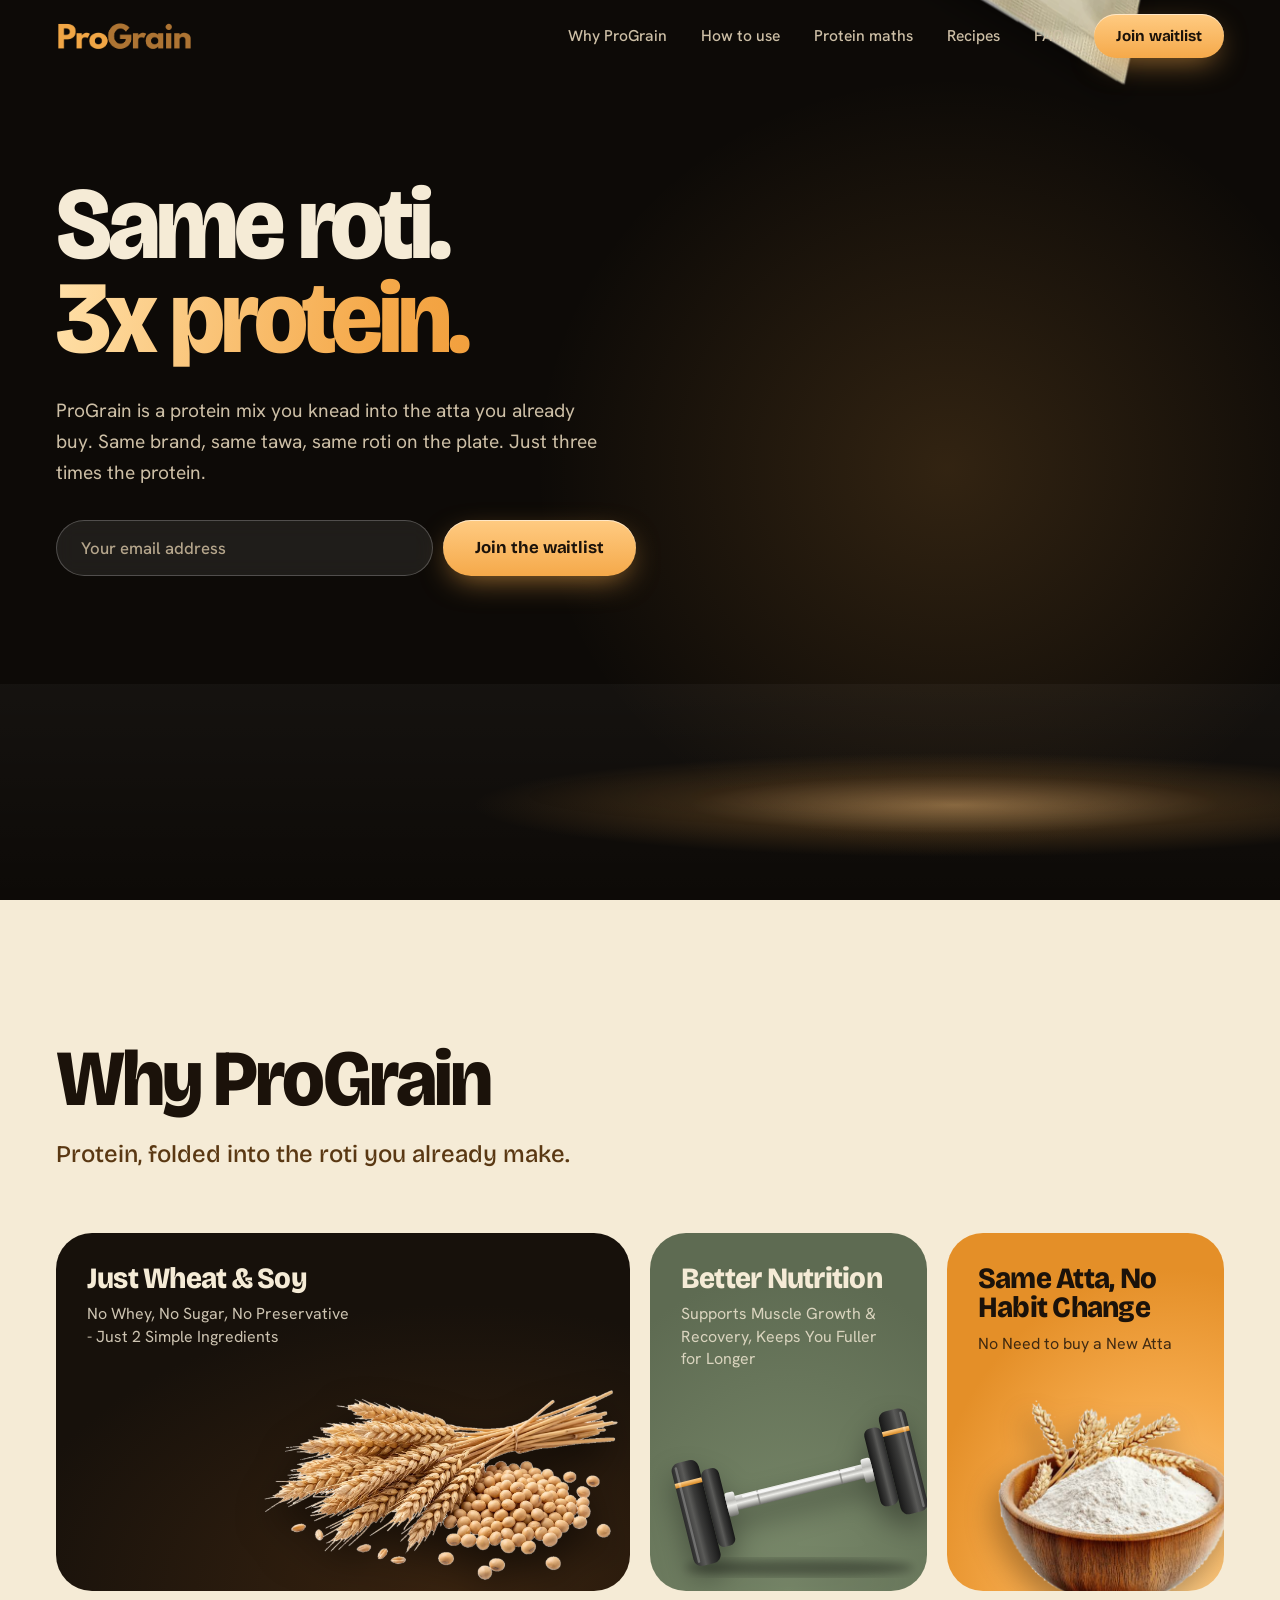
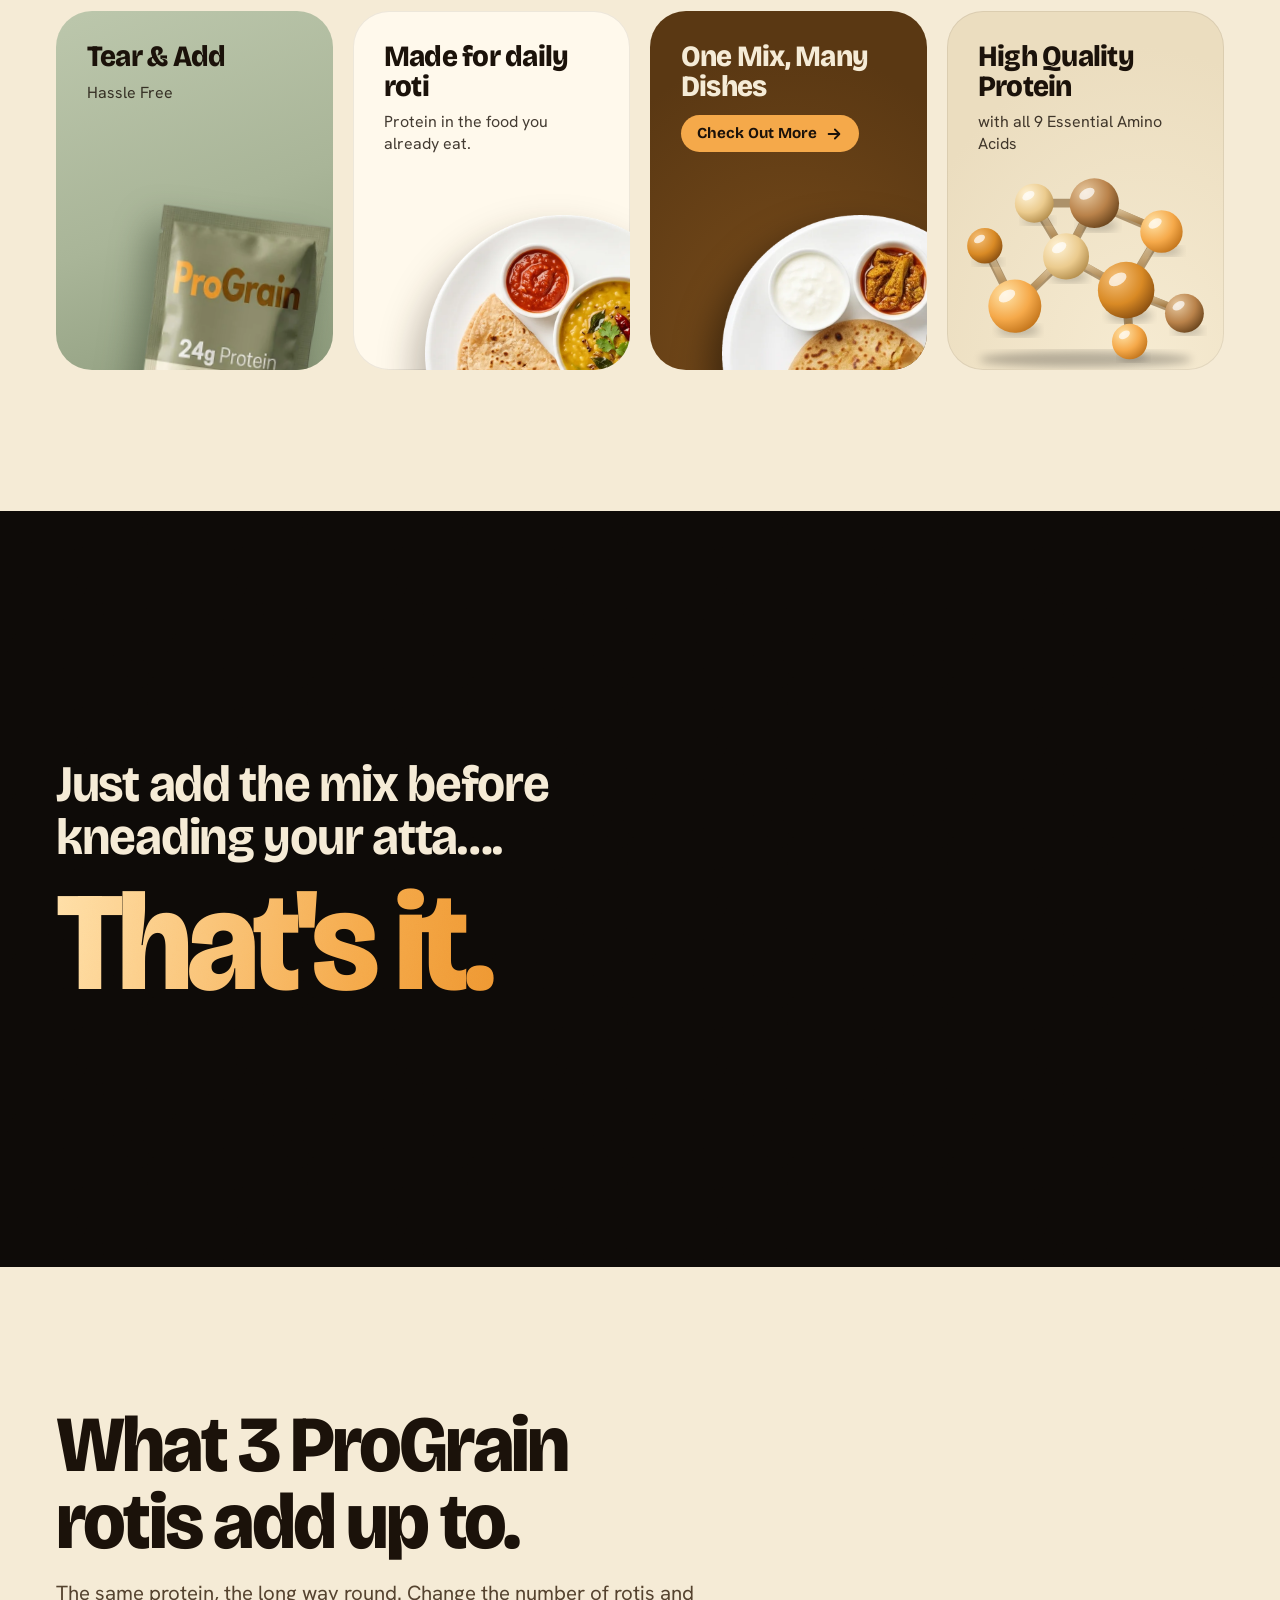
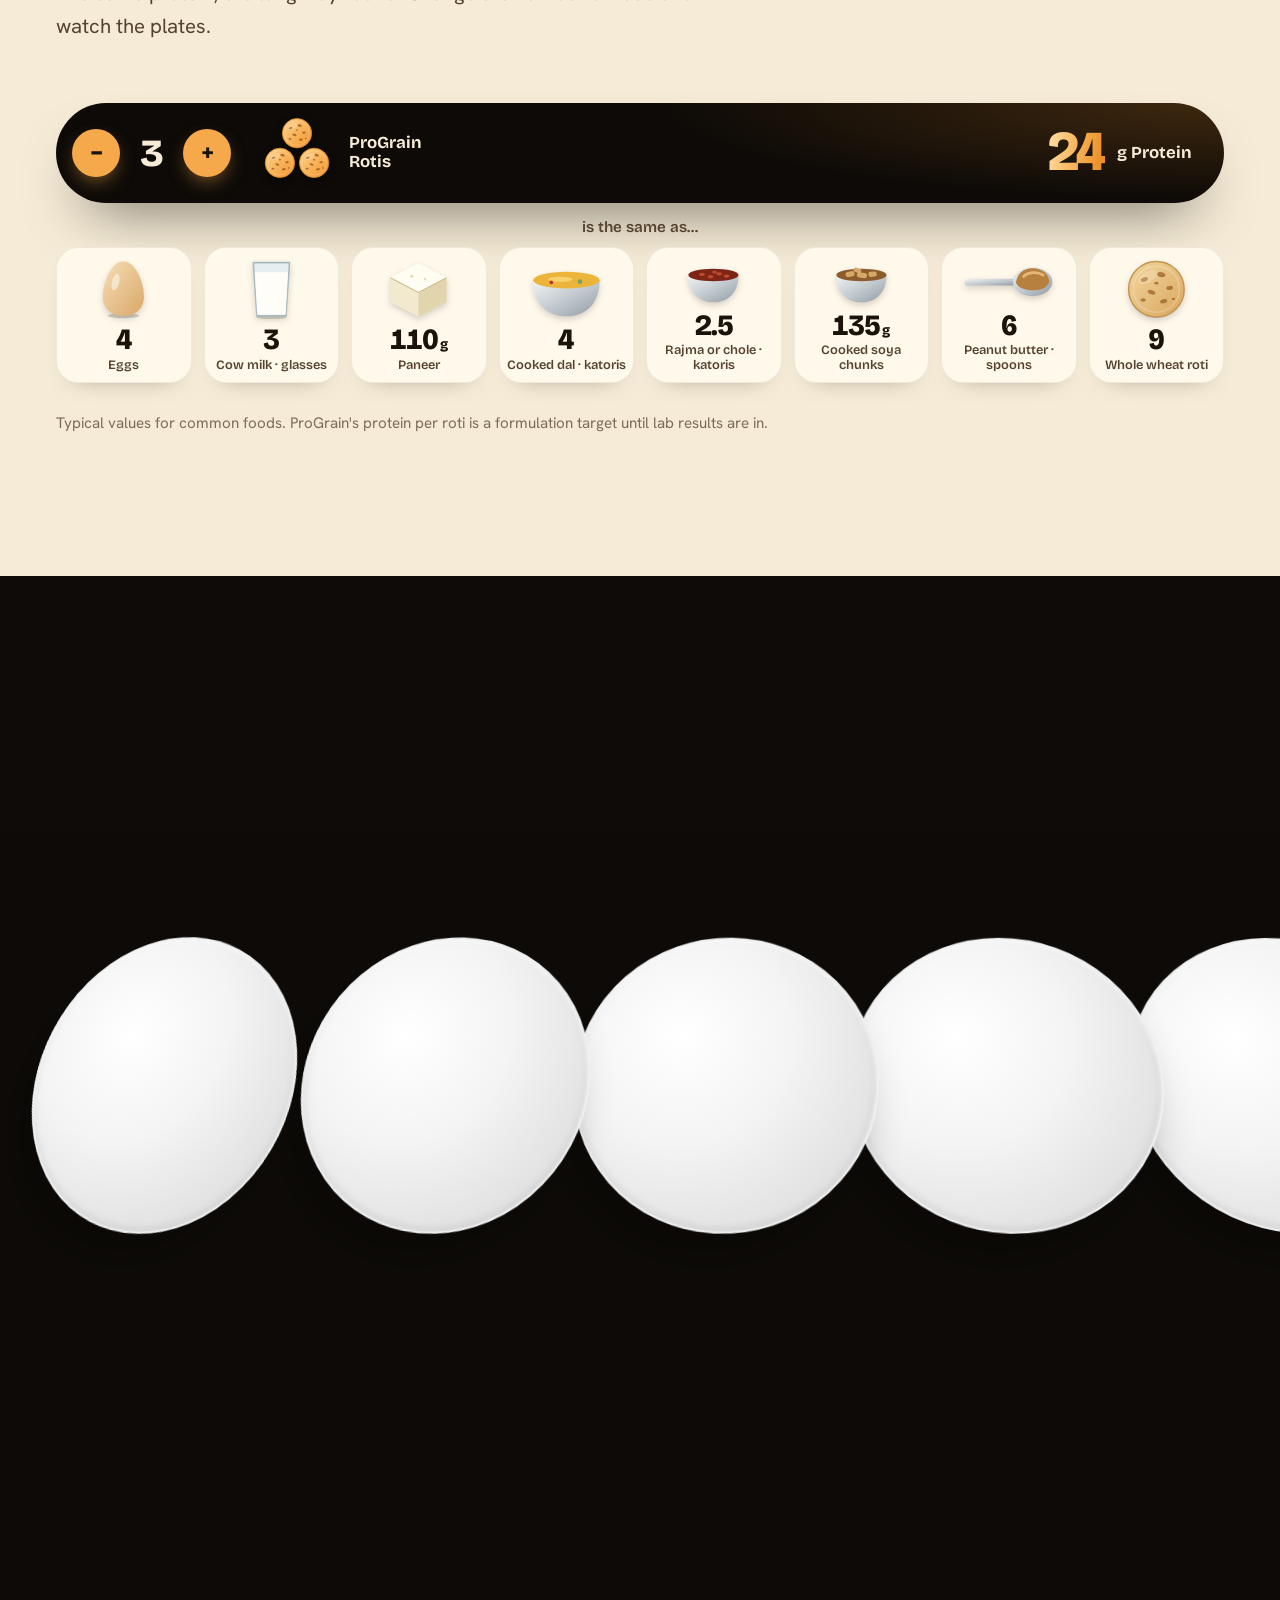
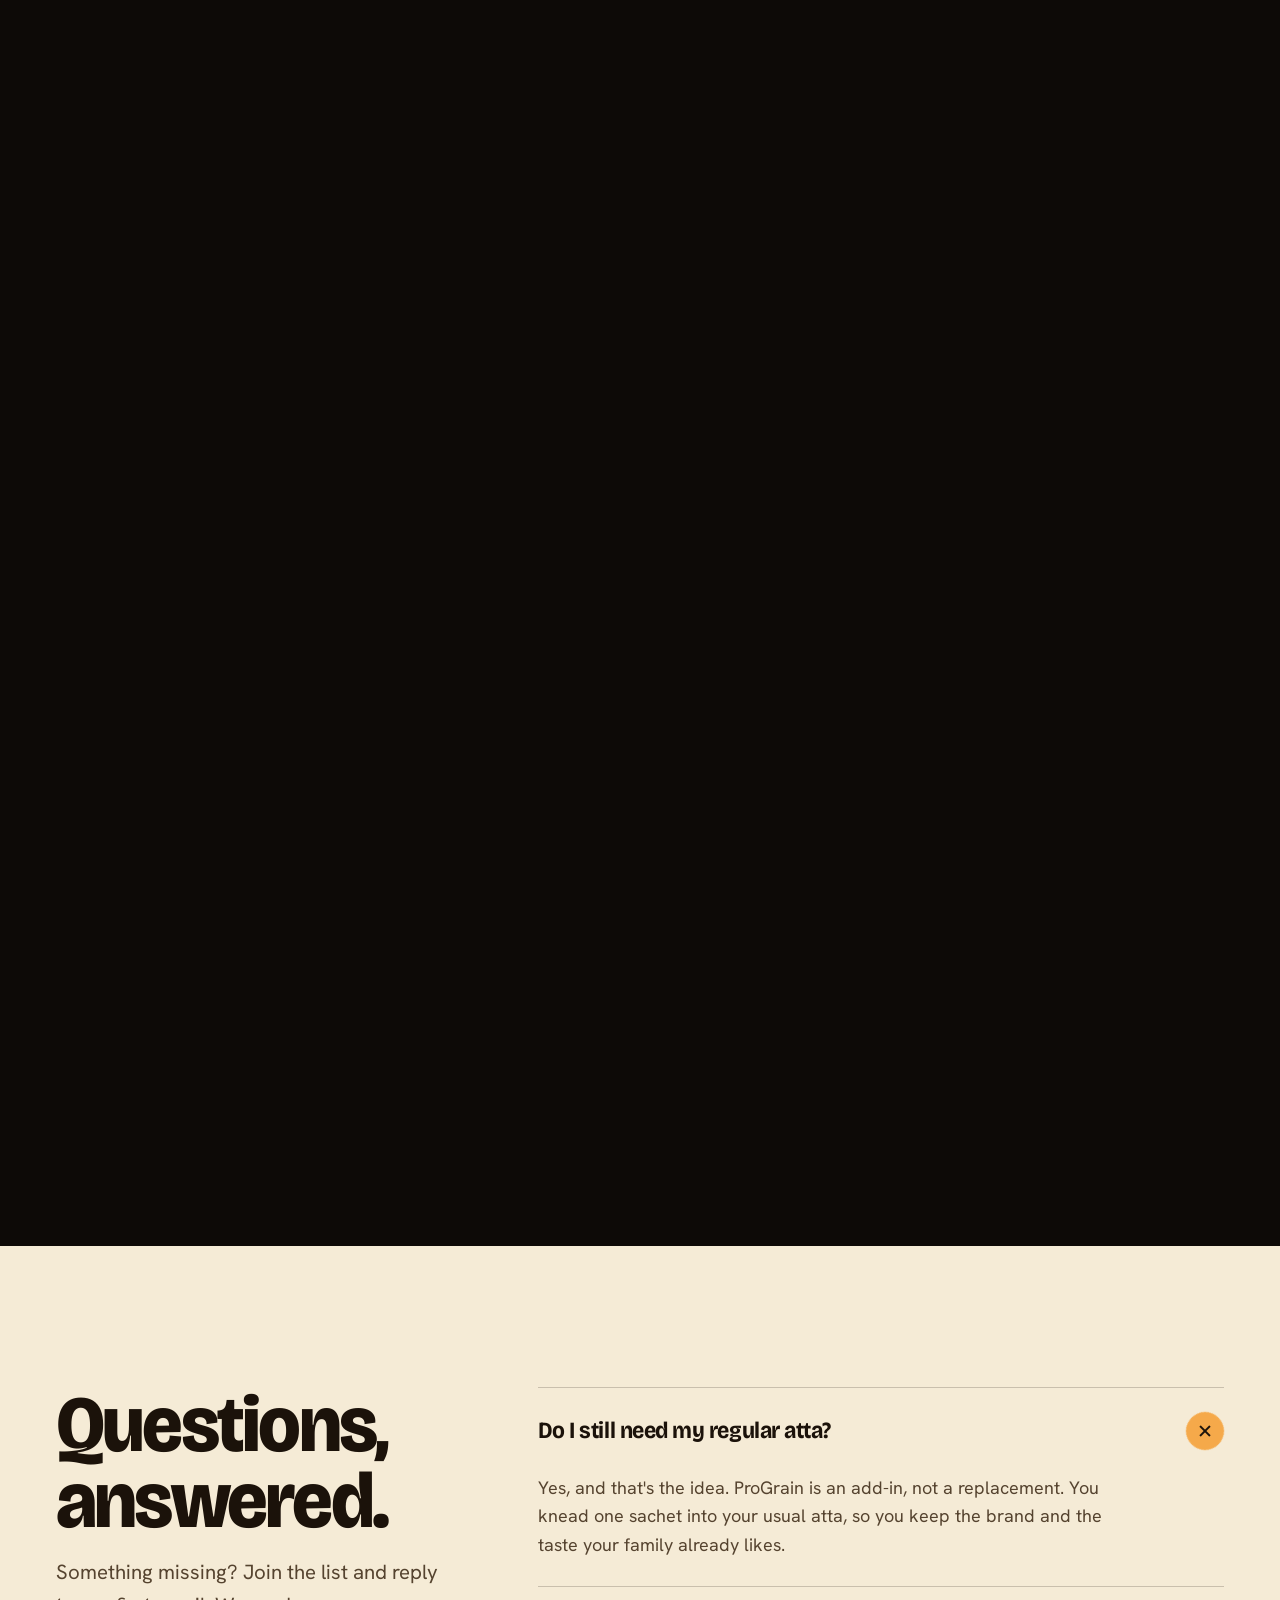
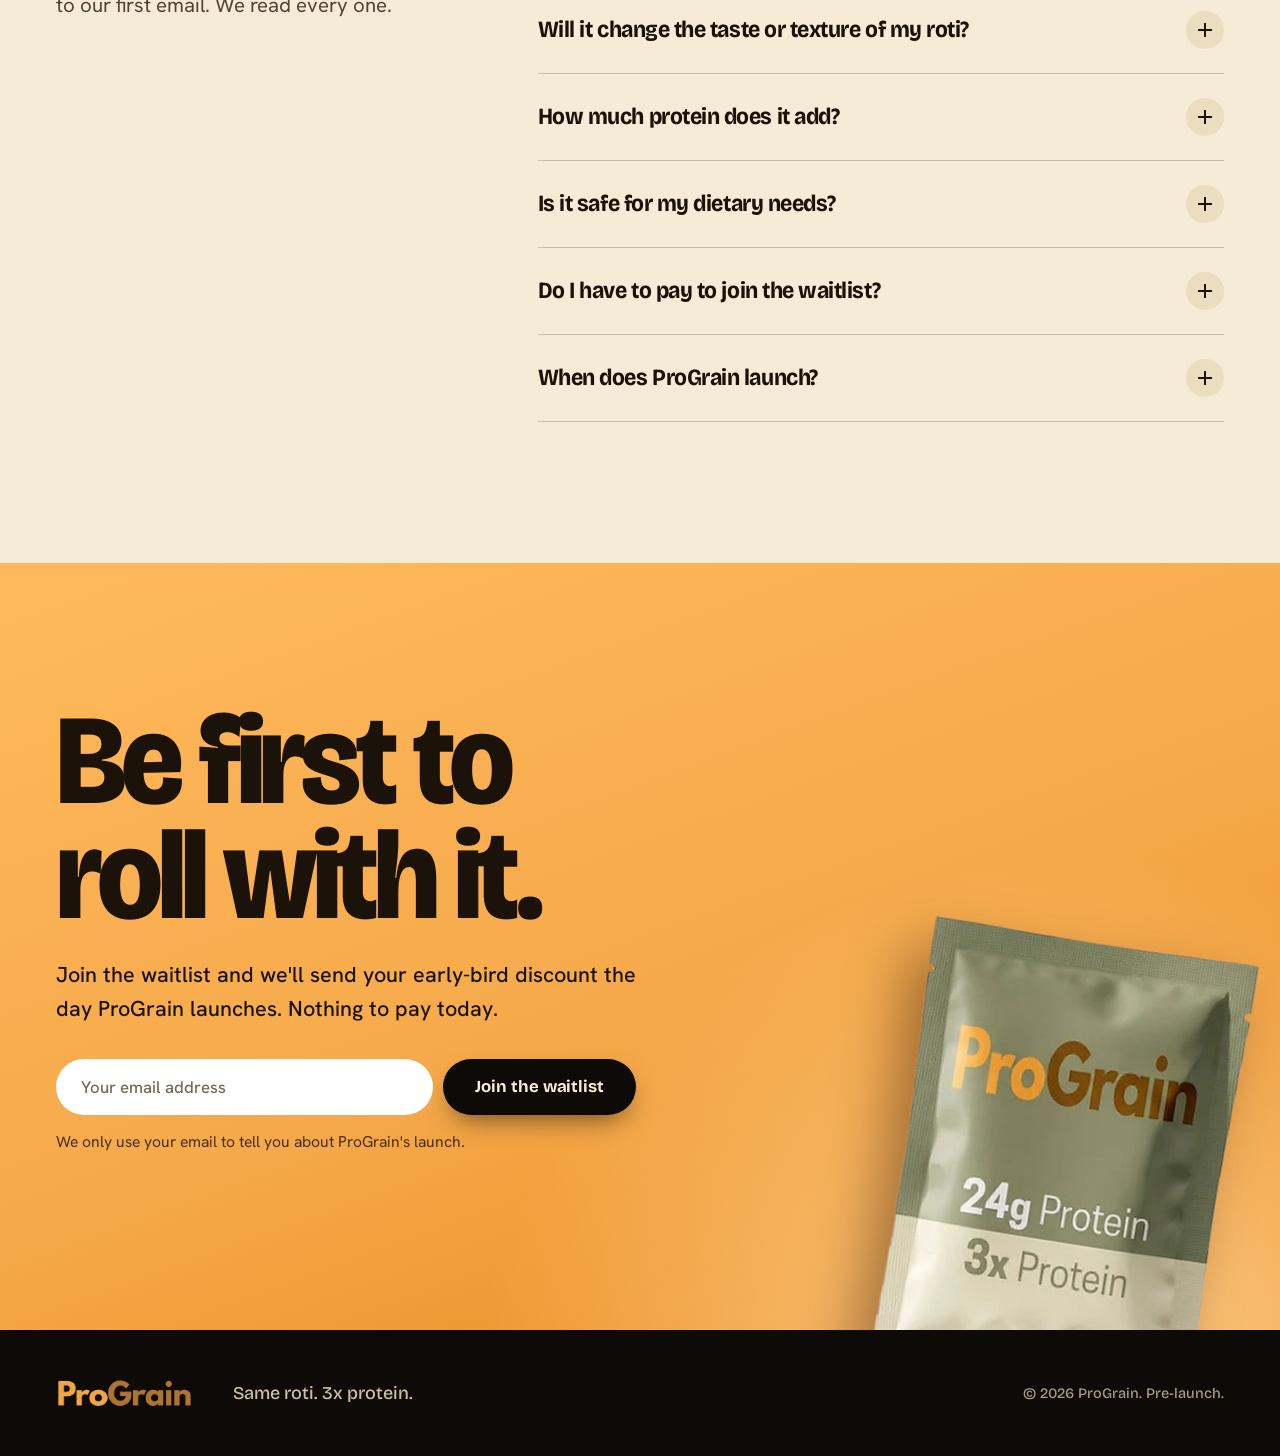
<file: index.html>
<!DOCTYPE html>
<html lang="en">

<head>
  <meta charset="UTF-8">
  <meta name="viewport" content="width=device-width, initial-scale=1">
  <title>ProGrain · Same roti. 3x protein.</title>
  <meta name="description"
    content="ProGrain is a high-protein roti mix you knead into the atta you already use. Join the waitlist for early-bird pricing. No payment needed.">
  <meta name="theme-color" content="#0D0A07">
  <link rel="icon" href="assets/logo.png">
  <link rel="preconnect" href="https://fonts.googleapis.com">
  <link rel="preconnect" href="https://fonts.gstatic.com" crossorigin>
  <link
    href="https://fonts.googleapis.com/css2?family=Bricolage+Grotesque:opsz,wdth,wght@12..96,75..100,300..800&family=Hanken+Grotesk:wght@400;500;600;700&display=swap"
    rel="stylesheet">
  <link rel="stylesheet" href="PlateCarousel/PlateCarousel.css">
  <link rel="stylesheet" href="css/styles.css">
</head>

<body>

  <!-- ============ SVG SPRITE: calculator food icons ============ -->
  <svg width="0" height="0" style="position:absolute" aria-hidden="true" focusable="false">
    <defs>
      <linearGradient id="g-egg" x1="0" y1="0" x2="1" y2="1">
        <stop offset="0" stop-color="#F6DDB6" />
        <stop offset="1" stop-color="#D9A868" />
      </linearGradient>
      <linearGradient id="g-steel" x1="0" y1="0" x2="1" y2="1">
        <stop offset="0" stop-color="#F1F3F4" />
        <stop offset=".5" stop-color="#C3CBD0" />
        <stop offset="1" stop-color="#8F9AA1" />
      </linearGradient>
      <linearGradient id="g-roti" x1="0" y1="0" x2="1" y2="1">
        <stop offset="0" stop-color="#F3D69F" />
        <stop offset="1" stop-color="#D9A75E" />
      </linearGradient>
      <linearGradient id="g-roti-pg" x1="0" y1="0" x2="1" y2="1">
        <stop offset="0" stop-color="#FFD58F" />
        <stop offset="1" stop-color="#F0932A" />
      </linearGradient>
      <symbol id="i-egg" viewBox="0 0 80 100">
        <ellipse cx="40" cy="94" rx="26" ry="4" fill="#000" opacity=".16" />
        <path d="M40 4C62 4 74 42 74 62c0 22-16 32-34 32S6 84 6 62C6 42 18 4 40 4Z" fill="url(#g-egg)" />
        <ellipse cx="27" cy="38" rx="6" ry="14" fill="#fff" opacity=".5" transform="rotate(14 27 38)" />
      </symbol>
      <symbol id="i-milk" viewBox="0 0 80 100">
        <ellipse cx="40" cy="96" rx="26" ry="3.5" fill="#000" opacity=".14" />
        <path d="M10 6h60l-6 88H16L10 6Z" fill="#E6EEF1" stroke="#A8BAC0" stroke-width="2.5" stroke-linejoin="round" />
        <path d="M12.500 22h55l-4 70H16.500L12.500 22Z" fill="#FFFDF7" />
        <path d="M20 28l3 56" stroke="#fff" stroke-width="5" stroke-linecap="round" opacity=".9" />
      </symbol>
      <symbol id="i-paneer" viewBox="0 0 100 90">
        <path d="M50 6 92 28v36L50 86 8 64V28L50 6Z" fill="#F2E9CF" />
        <path d="M50 6 92 28 50 50 8 28 50 6Z" fill="#FFFDF2" />
        <path d="M50 50 92 28v36L50 86V50Z" fill="#E2D5AE" />
        <path d="M8 28 50 50 92 28" stroke="#CBBB8A" stroke-width="1.500" fill="none" />
        <circle cx="40" cy="26" r="2.500" fill="#E7DBB8" />
        <circle cx="60" cy="30" r="2" fill="#E7DBB8" />
      </symbol>
      <symbol id="i-dal" viewBox="0 0 100 80">
        <path d="M6 28h88c0 30-18 48-44 48S6 58 6 28Z" fill="url(#g-steel)" />
        <ellipse cx="50" cy="28" rx="44" ry="11" fill="#EBB43A" />
        <ellipse cx="42" cy="27" rx="16" ry="3.500" fill="#F8D677" opacity=".85" />
        <circle cx="68" cy="30" r="3" fill="#7BA05B" />
        <circle cx="30" cy="31" r="2.500" fill="#C0392B" />
      </symbol>
      <symbol id="i-rajma" viewBox="0 0 100 80">
        <path d="M6 28h88c0 30-18 48-44 48S6 58 6 28Z" fill="url(#g-steel)" />
        <ellipse cx="50" cy="28" rx="44" ry="11" fill="#7E2616" />
        <g fill="#C24A30">
          <ellipse cx="30" cy="27" rx="5" ry="2.800" />
          <ellipse cx="45" cy="31" rx="5" ry="2.800" />
          <ellipse cx="60" cy="26" rx="5" ry="2.800" />
          <ellipse cx="73" cy="30" rx="5" ry="2.800" />
          <ellipse cx="52" cy="23" rx="4" ry="2.400" />
        </g>
      </symbol>
      <symbol id="i-soya" viewBox="0 0 100 80">
        <path d="M6 28h88c0 30-18 48-44 48S6 58 6 28Z" fill="url(#g-steel)" />
        <ellipse cx="50" cy="28" rx="44" ry="11" fill="#8C5C2A" />
        <g fill="#D8A86B">
          <rect x="22" y="22" width="16" height="9" rx="4.500" transform="rotate(-12 30 26)" />
          <rect x="42" y="24" width="18" height="9" rx="4.500" transform="rotate(8 51 28)" />
          <rect x="62" y="22" width="15" height="9" rx="4.500" transform="rotate(-6 70 26)" />
          <rect x="36" y="16" width="14" height="8" rx="4" transform="rotate(18 43 20)" />
        </g>
      </symbol>
      <symbol id="i-pb" viewBox="0 0 120 50">
        <rect x="2" y="21" width="72" height="9" rx="4.500" fill="url(#g-steel)" />
        <ellipse cx="92" cy="25" rx="26" ry="19" fill="url(#g-steel)" />
        <path d="M70 26c2-14 12-20 24-19 12 1 20 8 20 18-2 8-12 12-24 11-10 0-18-4-20-10Z" fill="#B8803F" />
        <path d="M80 18c6-6 18-7 26-2" stroke="#E6B878" stroke-width="3.500" stroke-linecap="round" fill="none" />
      </symbol>
      <symbol id="i-roti" viewBox="0 0 100 100">
      <circle cx="50" cy="52" r="46" fill="#000" opacity=".14"/>
      <circle cx="50" cy="50" r="46" fill="url(#g-roti)" stroke="#C4954F" stroke-width="2.5"/>
      <circle cx="50" cy="50" r="38" fill="none" stroke="#fff" stroke-opacity=".18" stroke-width="3"/>
      <g fill="#9A5F22" opacity=".72"><ellipse cx="30" cy="34" rx="6" ry="3.6" transform="rotate(-20 30 34)"/><ellipse cx="58" cy="26" rx="7" ry="4" transform="rotate(12 58 26)"/><ellipse cx="72" cy="48" rx="5.5" ry="3.4" transform="rotate(-8 72 48)"/><ellipse cx="42" cy="55" rx="6.5" ry="3.6" transform="rotate(18 42 55)"/><ellipse cx="62" cy="70" rx="6" ry="3.4" transform="rotate(-14 62 70)"/><ellipse cx="28" cy="68" rx="4.5" ry="2.8"/><ellipse cx="50" cy="40" rx="3.5" ry="2.2"/><ellipse cx="78" cy="66" rx="3" ry="2"/></g>
      <ellipse cx="36" cy="30" rx="18" ry="9" fill="#fff" opacity=".18" transform="rotate(-30 36 30)"/>
    </symbol>
      <symbol id="i-roti-pg" viewBox="0 0 100 100">
      <circle cx="50" cy="52" r="46" fill="#000" opacity=".14"/>
      <circle cx="50" cy="50" r="46" fill="url(#g-roti-pg)" stroke="#D98A25" stroke-width="2.5"/>
      <circle cx="50" cy="50" r="38" fill="none" stroke="#fff" stroke-opacity=".18" stroke-width="3"/>
      <g fill="#8A5214" opacity=".72"><ellipse cx="30" cy="34" rx="6" ry="3.6" transform="rotate(-20 30 34)"/><ellipse cx="58" cy="26" rx="7" ry="4" transform="rotate(12 58 26)"/><ellipse cx="72" cy="48" rx="5.5" ry="3.4" transform="rotate(-8 72 48)"/><ellipse cx="42" cy="55" rx="6.5" ry="3.6" transform="rotate(18 42 55)"/><ellipse cx="62" cy="70" rx="6" ry="3.4" transform="rotate(-14 62 70)"/><ellipse cx="28" cy="68" rx="4.5" ry="2.8"/><ellipse cx="50" cy="40" rx="3.5" ry="2.2"/><ellipse cx="78" cy="66" rx="3" ry="2"/></g>
      <ellipse cx="36" cy="30" rx="18" ry="9" fill="#fff" opacity=".18" transform="rotate(-30 36 30)"/>
    </symbol>
    </defs>
  </svg>

  <a class="skip-link" href="#main">Skip to content</a>

  <!-- ============ NAV ============ -->
  <header class="nav" data-nav>
    <div class="nav__inner">
      <a class="nav__logo" href="#top" aria-label="ProGrain, home"><img src="assets/logo-dark.png" alt="ProGrain"
          width="730" height="160"></a>
      <nav class="nav__links" aria-label="Primary">
        <a href="#why">Why ProGrain</a>
        <a href="#how">How to use</a>
        <a href="#protein">Protein maths</a>
        <a href="#recipes">Recipes</a>
        <a href="#faq">FAQ</a>
      </nav>
      <a class="btn btn--small nav__cta" href="#waitlist-hero" data-focus-waitlist>Join waitlist</a>
      <button class="nav__toggle" type="button" aria-expanded="false" aria-controls="mobileMenu" aria-label="Open menu"
        data-menu-toggle><span></span><span></span></button>
    </div>
    <nav class="nav__sheet" id="mobileMenu" aria-label="Mobile" hidden>
      <a href="#why">Why ProGrain</a>
      <a href="#how">How to use</a>
      <a href="#protein">Protein maths</a>
      <a href="#recipes">Recipes</a>
      <a href="#faq">FAQ</a>
    </nav>
  </header>

  <main id="main">

    <!-- ============ HERO ============ -->
    <section class="hero" id="top" data-hero>
      <div class="hero__stage" data-stage>
        <div class="hero__glow" aria-hidden="true"></div>
            <div class="floor" aria-hidden="true"></div>
    
        <div class="hero__art" data-art aria-hidden="true">
          <div class="pool"></div>
          <div class="shadow shadow--soft" data-shadow-soft></div>
          <div class="shadow shadow--contact" data-shadow-contact></div>
          <div class="puffs" data-puffs></div>
          <div class="bag" data-bag><img src="assets/sachet.png" alt="" width="804" height="1104" decoding="async"></div>
        </div>

        <div class="hero__copy">
          <h1 class="hero__title"><span>Same roti.</span><span class="hero__title-2">3x protein.</span></h1>
          <p class="hero__lede">ProGrain is a protein mix you knead into the atta you already buy. Same brand, same
            tawa, same roti on the plate. Just three times the protein.</p>

          <form class="waitlist" id="waitlist-hero" data-waitlist novalidate>
            <div class="waitlist__row">
              <label class="sr-only" for="email-hero">Email address</label>
              <input id="email-hero" name="email" type="email" inputmode="email" autocomplete="email"
                placeholder="Your email address" required aria-describedby="hero-msg">
              <button class="btn" type="submit"><span>Join the waitlist</span></button>
            </div>
            <p class="waitlist__msg" id="hero-msg" role="status" aria-live="polite"></p>
          </form>
        </div>
      </div>
    </section>

    <!-- ============ WHY ============ -->
    <section class="section why" id="why">
      <div class="wrap">
        <div class="why__head">
          <h2 class="h2">Why ProGrain</h2>
          <p class="lede">Protein, folded into the roti you already make.</p>
        </div>

        <div class="bento">
          <article class="tile tile--char">
            <div class="tile__text">
              <h3>Just Wheat &amp; Soy</h3>
              <p>No Whey, No Sugar, No Preservative - Just 2 Simple Ingredients</p>
            </div>
            <img class="tile__art tile__art--trio" src="assets/wheat-soy.webp" alt="" loading="lazy">
          </article>

          <article class="tile tile--power">
            <div class="tile__text">
              <h3>Better Nutrition</h3>
              <p>Supports Muscle Growth &amp; Recovery, Keeps You Fuller for Longer</p>
            </div>
            <img class="tile__art tile__art--dumbbell" src="assets/art/dumbbell.svg" alt="" loading="lazy">
          </article>

          <article class="tile tile--amber">
            <div class="tile__text">
              <h3>Same Atta, No Habit Change</h3>
              <p>No Need to buy a New Atta</p>
            </div>
            <img class="tile__art tile__art--bowl" src="assets/atta-bowl.png" alt="" loading="lazy">
          </article>

          <article class="tile tile--sage">
            <div class="tile__text">
              <h3>Tear &amp; Add</h3>
              <p>Hassle Free</p>
            </div>
            <img class="tile__art tile__art--sachet" src="assets/sachet.png" alt="" loading="lazy">
          </article>

          <article class="tile tile--milk">
            <div class="tile__text">
              <h3>Made for daily roti</h3>
              <p>Protein in the food you already eat.</p>
            </div>
            <img class="tile__art tile__art--plate" src="assets/recipes/Roti.webp" alt="" loading="lazy">
          </article>

          <a class="tile tile--crust tile--link" href="#recipes">
            <div class="tile__text">
              <h3>One Mix, Many Dishes</h3>
              <p class="tile__more">Check Out More <svg viewBox="0 0 20 20" aria-hidden="true">
                  <path d="M4 10h11M11 5l5 5-5 5" />
                </svg></p>
            </div>
            <img class="tile__art tile__art--plate2" src="assets/recipes/Parantha.webp" alt="" loading="lazy">
          </a>

          <article class="tile tile--paper">
            <div class="tile__text">
              <h3>High Quality Protein</h3>
              <p>with all 9 Essential Amino Acids</p>
            </div>
            <img class="tile__art tile__art--aminos" src="assets/art/aminos.svg" alt="" loading="lazy">
          </article>
        </div>
      </div>
    </section>

    <!-- ============ HOW TO USE ============ -->
    <section class="how" id="how">
      <video class="how__video" data-video src="assets/direction-of-use.mp4" autoplay muted loop playsinline
        preload="auto" disablepictureinpicture disableremoteplayback tabindex="-1"
        aria-label="How to use ProGrain: add the sachet to your atta before kneading"></video>
      <div class="how__shade" aria-hidden="true"></div>
      <div class="wrap how__inner">
        <div class="how__copy">
          <h2 class="how__title">Just add the mix before kneading your atta<span aria-hidden="true">&hellip;.</span>
          </h2>
          <p class="how__done">That's it.</p>
        </div>
      </div>
    </section>

    <!-- ============ PROTEIN CALCULATOR ============ -->
    <section class="section protein" id="protein">
      <div class="wrap">
        <div class="protein__head">
          <h2 class="h2">What <span data-n-label>3 ProGrain rotis</span> add up to.</h2>
          <p class="lede">The same protein, the long way round. Change the number of rotis and watch the plates.</p>
        </div>

        <div class="calc calc--mini" data-calc>
      <div class="calc__panel">
        <div class="stepper" role="group" aria-label="Number of ProGrain rotis">
          <button type="button" class="stepper__btn" data-step="-1" aria-label="One less roti">&minus;</button>
          <output class="stepper__val" data-n aria-live="polite">3</output>
          <button type="button" class="stepper__btn" data-step="1" aria-label="One more roti">+</button>
        </div>
        <div class="calc__unit"><svg class="calc__cluster" data-cluster viewBox="0 0 100 100" aria-hidden="true"></svg><span>ProGrain<br>Rotis</span></div>
        <p class="calc__total"><b data-total>24</b><span>g Protein</span></p>
      </div>
      <p class="calc__eq">is the same as&hellip;</p>
      <div class="calc__grid" data-grid></div>
    </div>
    <p class="fineprint">Typical values for common foods. ProGrain's protein per roti is a formulation target until
          lab results are in.</p>
      </div>
    </section>

    <!-- ============ RECIPES ============ -->
    <section class="section recipes" id="recipes" data-recipes>
      <div class="recipes__sticky">
        <div class="wrap recipes__head">
          <h2 class="h2">Eat it your way.</h2>
          <p class="lede">From a plain phulka to cookies. Scroll or swipe through the plates.</p>
        </div>
        <div id="plateCarouselMount"></div>
        <p class="fineprint recipes__note">Protein per serving is an estimate until lab testing is complete.</p>
        <a class="recipes__peek" href="#faq" aria-label="Skip to the FAQ">
          <span>Questions, answered.</span>
          <svg viewBox="0 0 20 20" aria-hidden="true"><path d="M5 8l5 5 5-5"/></svg>
        </a>
      </div>
    </section>
  </div>
</section>

    <!-- ============ FAQ ============ -->
    <section class="section faq" id="faq">
      <div class="wrap faq__grid">
        <div class="faq__intro">
          <h2 class="h2">Questions, answered.</h2>
          <p class="lede">Something missing? Join the list and reply to our first email. We read every one.</p>
        </div>
        <div class="faq__list">
          <details open>
            <summary>Do I still need my regular atta?</summary>
            <p>Yes, and that's the idea. ProGrain is an add-in, not a replacement. You knead one sachet into your usual
              atta, so you keep the brand and the taste your family already likes.</p>
          </details>
          <details>
            <summary>Will it change the taste or texture of my roti?</summary>
            <p>We built the recipe so your roti still rolls, puffs and tastes like roti. Taste is personal though, so
              we'll share sampling details with the waitlist before launch.</p>
          </details>
          <details>
            <summary>How much protein does it add?</summary>
            <p>Our target is about 8 g per roti, roughly three times a plain whole wheat roti. That is a target until
              independent lab results are in. We'll publish the full nutrition panel once they are.</p>
          </details>
          <details>
            <summary>Is it safe for my dietary needs?</summary>
            <p>ProGrain contains wheat (gluten) and soy, so it is not suitable if you are allergic to either. The final
              allergen list will be on the pack. If you have diabetes, kidney conditions or any medical diet, please
              check with your doctor first.</p>
          </details>
          <details>
            <summary>Do I have to pay to join the waitlist?</summary>
            <p>No. Joining is free and you won't be asked for payment details. You'll get an email when we launch, with
              your early-bird discount.</p>
          </details>
          <details>
            <summary>When does ProGrain launch?</summary>
            <p>We're finishing licensing, lab testing and packaging. Waitlist members hear first, and we'll share a date
              as soon as it's firm.</p>
          </details>
        </div>
      </div>
    </section>

    <!-- ============ FINAL CTA ============ -->
    <section class="cta" id="join">
      <img class="cta__sachet" src="assets/sachet.png" alt="" loading="lazy">
      <div class="wrap cta__inner">
        <h2 class="cta__title">Be first to roll with it.</h2>
        <p class="cta__sub">Join the waitlist and we'll send your early-bird discount the day ProGrain launches. Nothing
          to pay today.</p>
        <form class="waitlist waitlist--light" id="waitlist-cta" data-waitlist novalidate>
          <div class="waitlist__row">
            <label class="sr-only" for="email-cta">Email address</label>
            <input id="email-cta" name="email" type="email" inputmode="email" autocomplete="email"
              placeholder="Your email address" required aria-describedby="cta-msg">
            <button class="btn btn--dark" type="submit"><span>Join the waitlist</span></button>
          </div>
          <p class="waitlist__note waitlist__note--light">We only use your email to tell you about ProGrain's launch.</p>
        <p class="waitlist__msg" id="cta-msg" role="status" aria-live="polite"></p>
        </form>
      </div>
    </section>

  </main>

  <footer class="footer">
    <div class="wrap footer__inner">
      <img src="assets/logo-dark.png" alt="ProGrain" width="730" height="160">
      <p>Same roti. 3x protein.</p>
      <p class="footer__legal">&copy; 2026 ProGrain. Pre-launch.
        <!-- TODO: FSSAI licence no. and contact details once issued -->
      </p>
    </div>
  </footer>

  <script src="js/protein-data.js"></script>
  <script src="PlateCarousel/PlateCarousel.js"></script>
  <script src="js/hero.js"></script>
  <script src="js/main.js"></script>
</body>

</html>
</file>
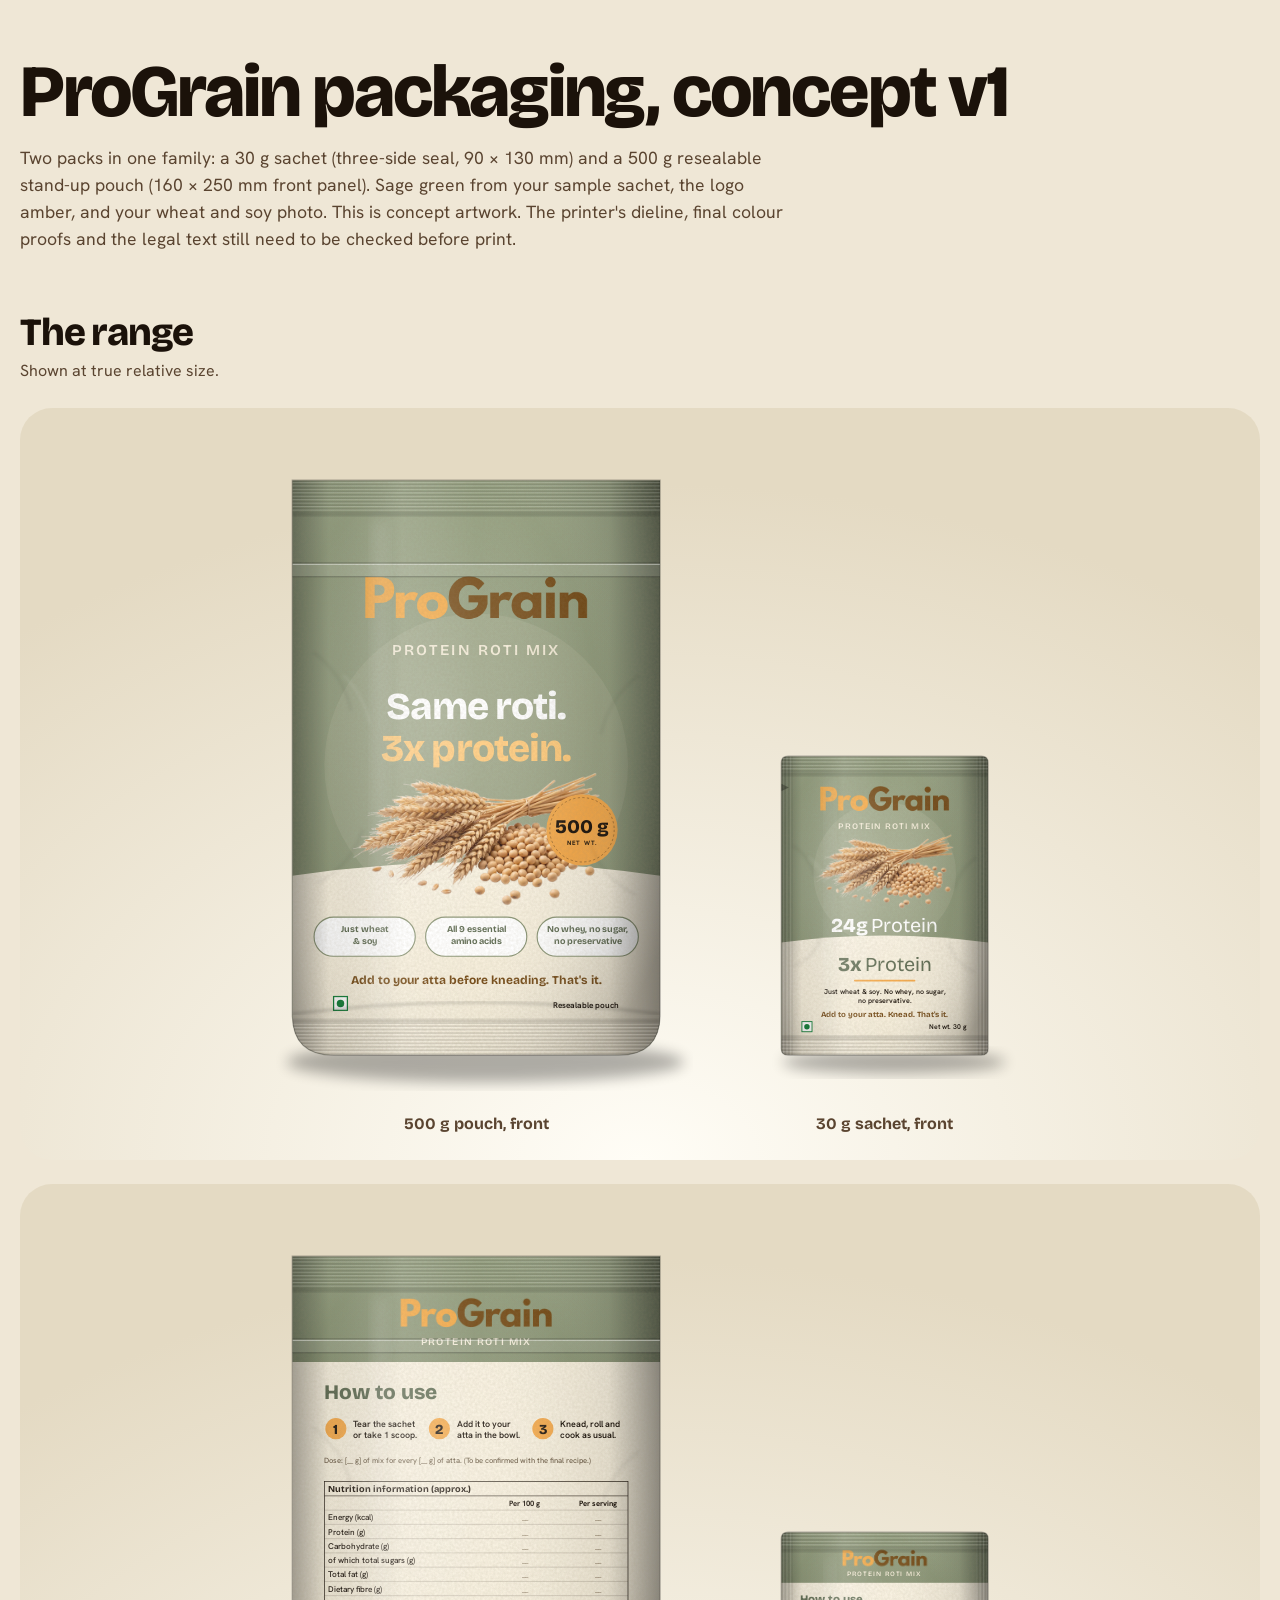
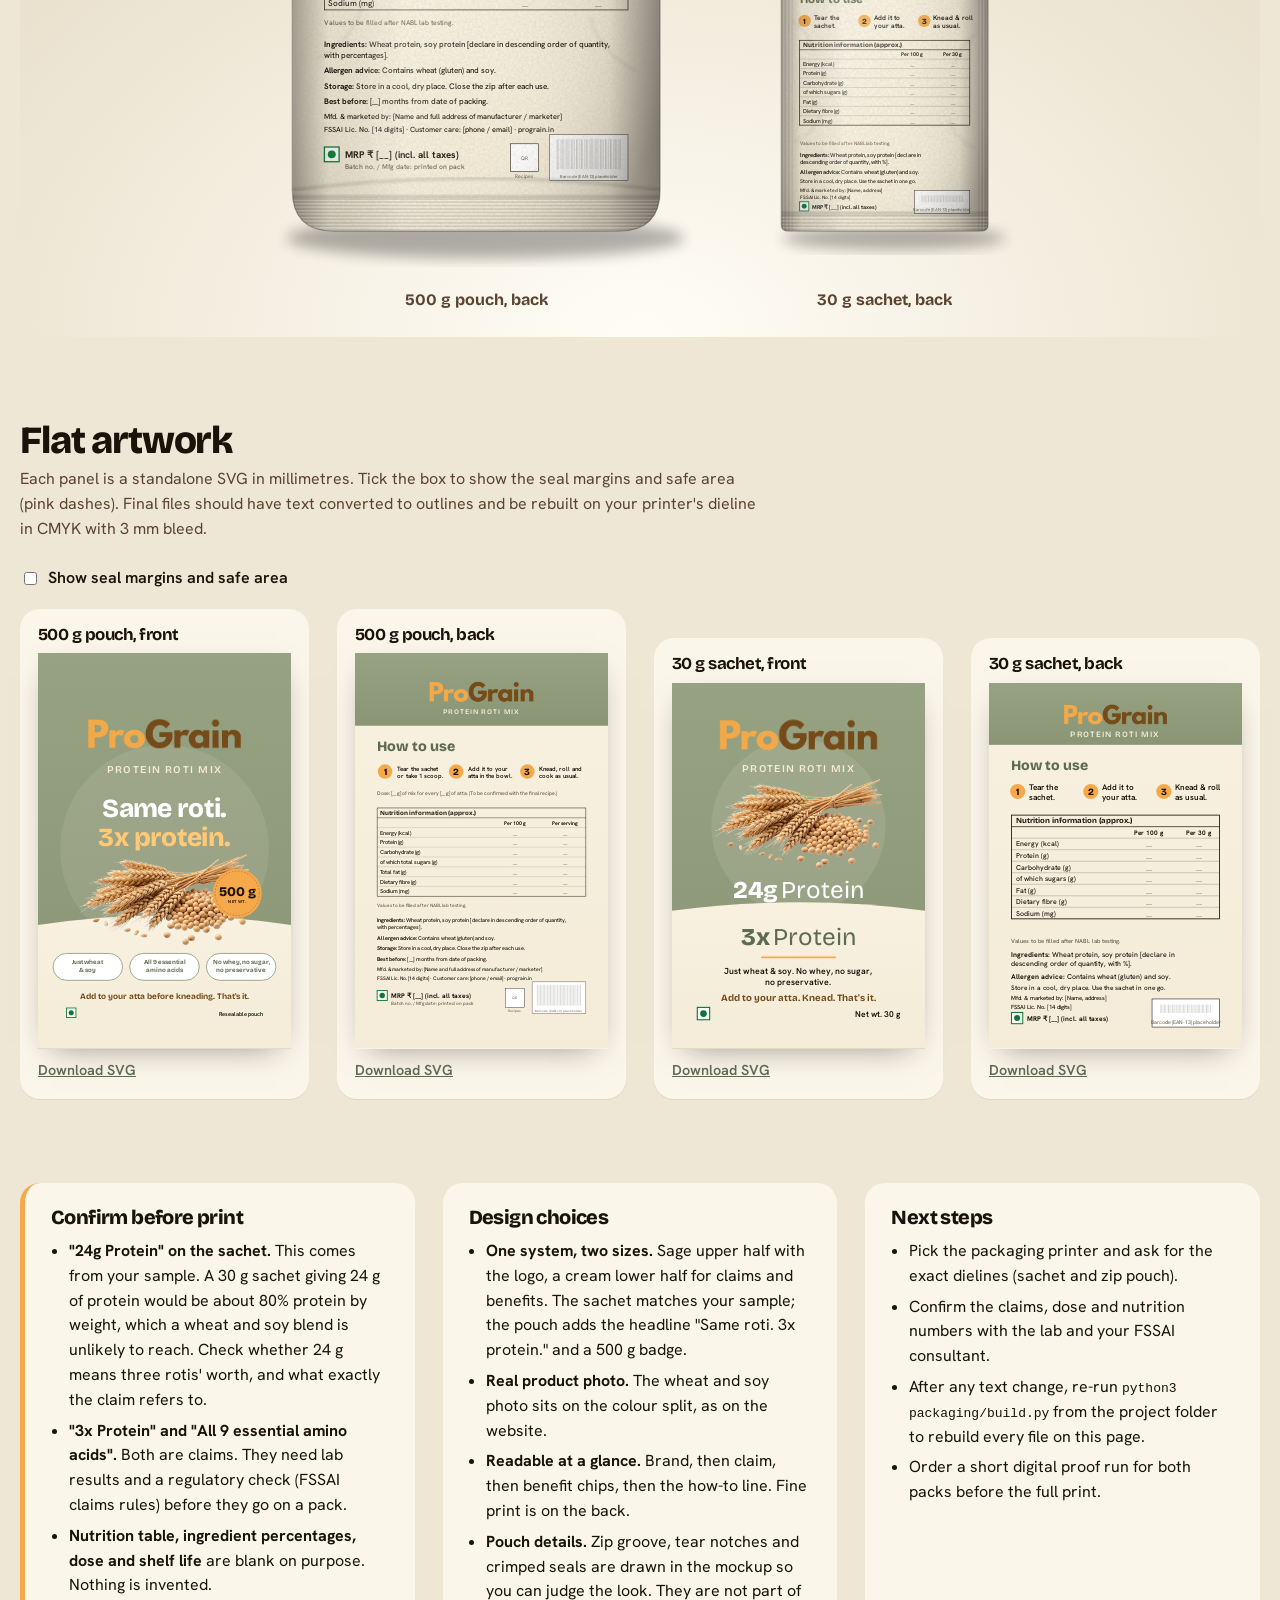
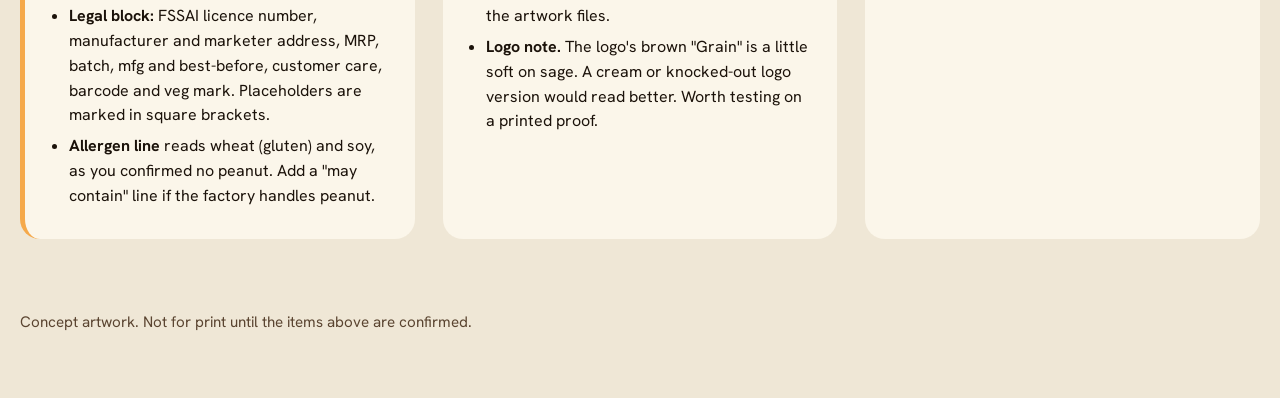
<file: packaging/index.html>
<!DOCTYPE html>
<html lang="en">
<head>
<meta charset="UTF-8">
<meta name="viewport" content="width=device-width, initial-scale=1">
<meta name="robots" content="noindex, nofollow">
<title>ProGrain packaging concept</title>
<link href="https://fonts.googleapis.com/css2?family=Bricolage+Grotesque:opsz,wdth,wght@12..96,75..100,300..800&family=Hanken+Grotesk:wght@400;500;600;700&display=swap" rel="stylesheet">
<style>
  :root { --ink:#1B120A; --soft:#5A4430; --linen:#EFE7D6; --paper:#FBF6EA; --amber:#F5A94A; --sage:#5E6B52; --k: 2.3px; }
  * { box-sizing: border-box; }
  body { margin:0; background: var(--linen); color: var(--ink); font-family:'Hanken Grotesk', system-ui, sans-serif; line-height:1.55; }
  h1,h2,h3 { font-family:'Bricolage Grotesque', sans-serif; margin:0; letter-spacing:-.03em; line-height:1; }
  .wrap { width:min(1280px, 100% - 40px); margin-inline:auto; }
  header { padding: 56px 0 24px; }
  h1 { font-size: clamp(2.4rem, 6vw, 4.6rem); font-weight:800; }
  header p { max-width: 44em; color: var(--soft); font-size:1.1rem; margin:14px 0 0; }
  section { padding: 36px 0 48px; }
  h2 { font-size: clamp(1.6rem, 3.2vw, 2.4rem); font-weight:800; margin-bottom: 8px; }
  .sub { color: var(--soft); margin: 0 0 24px; max-width: 46em; }
  .stage { background: radial-gradient(80% 90% at 50% 100%, #FFFDF6, #E4DAC3); border-radius: 32px; padding: 40px 20px 24px; display:flex; flex-wrap:wrap; justify-content:center; align-items:flex-end; gap: 24px 56px; }
  .stage figure { margin:0; text-align:center; }
  .stage figcaption { font-family:'Bricolage Grotesque'; font-weight:700; margin-top: 6px; color: var(--soft); }
  .stage svg { display:block; height:auto; max-width:100%; }
  .bag svg { width: calc((160 + 28) * var(--k)); } .sachet svg { width: calc((90 + 28) * var(--k)); }
  .flat-grid { display:grid; grid-template-columns: repeat(auto-fit, minmax(260px, 1fr)); gap: 28px; align-items:end; }
  .flat { background: var(--paper); border-radius: 20px; padding: 18px; box-shadow: 0 1px 0 rgba(27,18,10,.08); }
  .flat svg { display:block; width:100%; height:auto; box-shadow: 0 10px 30px -14px rgba(27,18,10,.5); }
  .flat h3 { font-size: 1.05rem; font-weight:700; margin-bottom: 10px; }
  .flat .dl { margin-top: 10px; font-size:.9rem; }
  .flat a { color: var(--sage); font-weight:600; }
  .show-guides [id=guides] { display: inline; }
  label.tog { display:inline-flex; gap:8px; align-items:center; font-weight:600; margin-bottom: 18px; cursor:pointer; }
  .cols { display:grid; grid-template-columns: repeat(auto-fit, minmax(300px,1fr)); gap: 28px; }
  .card { background: var(--paper); border-radius: 20px; padding: 24px 26px; }
  .card h3 { font-size: 1.25rem; font-weight:800; margin-bottom: 12px; }
  .card ul { margin:0; padding-left: 1.1em; } .card li { margin: 6px 0; }
  .warn { border-left: 5px solid var(--amber); }
  footer { padding: 24px 0 64px; color: var(--soft); font-size:.95rem; }
  @media (max-width: 800px) { :root { --k: 1.6px; } }
</style>
</head>
<body>
<header class="wrap">
  <h1>ProGrain packaging, concept v1</h1>
  <p>Two packs in one family: a 30 g sachet (three-side seal, 90 × 130 mm) and a 500 g resealable stand-up pouch (160 × 250 mm front panel). Sage green from your sample sachet, the logo amber, and your wheat and soy photo. This is concept artwork. The printer's dieline, final colour proofs and the legal text still need to be checked before print.</p>
</header>

<main class="wrap">
  <section>
    <h2>The range</h2>
    <p class="sub">Shown at true relative size.</p>
    <div class="stage">
      <figure class="bag"><svg xmlns="http://www.w3.org/2000/svg" viewBox="-14 -14 188 286" role="img" aria-label="500 g pouch mockup, front">
<defs>
<linearGradient id="edgec" x1="0" x2="1"><stop offset="0" stop-color="#000" stop-opacity=".34"/><stop offset=".10" stop-color="#000" stop-opacity=".06"/><stop offset=".3" stop-color="#fff" stop-opacity=".12"/><stop offset=".5" stop-color="#fff" stop-opacity="0"/><stop offset=".86" stop-color="#000" stop-opacity=".08"/><stop offset="1" stop-color="#000" stop-opacity=".4"/></linearGradient>
<radialGradient id="pillowc" cx=".4" cy=".42" r=".72"><stop offset="0" stop-color="#fff" stop-opacity=".2"/><stop offset=".6" stop-color="#fff" stop-opacity="0"/><stop offset="1" stop-color="#000" stop-opacity=".16"/></radialGradient>
<linearGradient id="sheenc" x1="0" x2="1"><stop offset="0" stop-color="#fff" stop-opacity="0"/><stop offset=".5" stop-color="#fff" stop-opacity=".5"/><stop offset="1" stop-color="#fff" stop-opacity="0"/></linearGradient>
<pattern id="crimpc" width="1.5" height="2" patternUnits="userSpaceOnUse"><rect width=".75" height="2" fill="#000" opacity=".13"/><rect x=".75" width=".4" height="2" fill="#fff" opacity=".18"/></pattern>
<pattern id="crimpHc" width="2" height="1.5" patternUnits="userSpaceOnUse"><rect width="2" height=".75" fill="#000" opacity=".1"/><rect y=".75" width="2" height=".4" fill="#fff" opacity=".16"/></pattern>
<filter id="blurc" x="-20%" y="-20%" width="140%" height="140%"><feGaussianBlur stdDeviation="3"/></filter>
<filter id="blurSc"><feGaussianBlur stdDeviation=".7"/></filter>
<filter id="grainc" x="0" y="0" width="100%" height="100%"><feTurbulence type="fractalNoise" baseFrequency=".9" numOctaves="2" seed="3"/><feColorMatrix values="0 0 0 0 .3  0 0 0 0 .25  0 0 0 0 .15  0 0 0 .5 -.12"/></filter>
</defs>
<ellipse cx="84.0" cy="253" rx="86.4" ry="8.8" fill="#000" opacity=".3" filter="url(#blurc)"/>
<clipPath id="clipc"><path d="M0 0 H160 V232 Q160 250 142 250 H18 Q0 250 0 232 Z"/></clipPath>
<g clip-path="url(#clipc)">
<title>ProGrain Protein Roti Mix 500 g pouch, front</title><style>@import url('https://fonts.googleapis.com/css2?family=Bricolage+Grotesque:opsz,wdth,wght@12..96,75..100,300..800&amp;family=Hanken+Grotesk:wght@400;500;600;700&amp;display=swap');</style>
<defs>
<linearGradient id="sagef" x1="0" y1="0" x2="0" y2="1"><stop offset="0" stop-color="#97A283"/><stop offset="1" stop-color="#8A9576"/></linearGradient>
<linearGradient id="creamf" x1="0" y1="0" x2="0" y2="1"><stop offset="0" stop-color="#F8F1E0"/><stop offset="1" stop-color="#F4ECD8"/></linearGradient>
</defs>
<rect width="160" height="250" fill="url(#sagef)"/>
<circle cx="80" cy="124" r="66" fill="#F4ECD8" opacity=".10"/>
<image href="../assets/logo.png" x="30" y="40" width="100" height="21.9"/>
<text x="80" y="76" text-anchor="middle" font-family="'Bricolage Grotesque', 'Hanken Grotesk', sans-serif" font-weight="600" font-size="6.6" letter-spacing=".9" fill="#F4ECD8">PROTEIN ROTI MIX</text>
<text x="80" y="104" text-anchor="middle" font-family="'Bricolage Grotesque', 'Hanken Grotesk', sans-serif" font-weight="800" font-size="16.5" letter-spacing="-.4" fill="#fff">Same roti.</text>
<text x="80" y="122" text-anchor="middle" font-family="'Bricolage Grotesque', 'Hanken Grotesk', sans-serif" font-weight="800" font-size="16.5" letter-spacing="-.4" fill="#FFC978">3x protein.</text>
<path d="M0 172 Q80 160 160 172 V250 H0Z" fill="url(#creamf)"/>
<image href="../assets/wheat-soy.webp" x="26" y="127" width="108" height="58.1" preserveAspectRatio="xMidYMid meet"/>
<g transform="translate(126 152)"><circle r="15.5" fill="#F5A94A"/><circle r="14" fill="none" stroke="#1B120A" stroke-opacity=".35" stroke-width=".4" stroke-dasharray="1 1"/>
<text y="1.6" text-anchor="middle" font-family="'Bricolage Grotesque', 'Hanken Grotesk', sans-serif" font-weight="800" font-size="8.4" fill="#1B120A">500 g</text><text y="6.4" text-anchor="middle" font-family="'Hanken Grotesk', sans-serif" font-weight="700" font-size="2.7" letter-spacing=".3" fill="#1B120A">NET WT.</text></g>
<rect x="9.5" y="190" width="44" height="17" rx="8.5" fill="#fff" stroke="#8A9576" stroke-width=".5"/><text x="31.5" y="196.6" text-anchor="middle" font-family="'Bricolage Grotesque', 'Hanken Grotesk', sans-serif" font-weight="700" font-size="3.9" fill="#5E6B52">Just wheat</text><text x="31.5" y="201.6" text-anchor="middle" font-family="'Bricolage Grotesque', 'Hanken Grotesk', sans-serif" font-weight="700" font-size="3.9" fill="#5E6B52">&amp; soy</text><rect x="58.0" y="190" width="44" height="17" rx="8.5" fill="#fff" stroke="#8A9576" stroke-width=".5"/><text x="80.0" y="196.6" text-anchor="middle" font-family="'Bricolage Grotesque', 'Hanken Grotesk', sans-serif" font-weight="700" font-size="3.9" fill="#5E6B52">All 9 essential</text><text x="80.0" y="201.6" text-anchor="middle" font-family="'Bricolage Grotesque', 'Hanken Grotesk', sans-serif" font-weight="700" font-size="3.9" fill="#5E6B52">amino acids</text><rect x="106.5" y="190" width="44" height="17" rx="8.5" fill="#fff" stroke="#8A9576" stroke-width=".5"/><text x="128.5" y="196.6" text-anchor="middle" font-family="'Bricolage Grotesque', 'Hanken Grotesk', sans-serif" font-weight="700" font-size="3.9" fill="#5E6B52">No whey, no sugar,</text><text x="128.5" y="201.6" text-anchor="middle" font-family="'Bricolage Grotesque', 'Hanken Grotesk', sans-serif" font-weight="700" font-size="3.9" fill="#5E6B52">no preservative</text>
<text x="80" y="219" text-anchor="middle" font-family="'Bricolage Grotesque', 'Hanken Grotesk', sans-serif" font-weight="700" font-size="5.2" fill="#744A16">Add to your atta before kneading. That's it.</text>
<g transform="translate(18 224.5)"><rect width="6" height="6" fill="#fff" stroke="#0A7A32" stroke-width="0.54"/><circle cx="3.0" cy="3.0" r="1.62" fill="#0A7A32"/></g>
<text x="142" y="229.4" text-anchor="end" font-family="'Hanken Grotesk', sans-serif" font-weight="600" font-size="3.6" fill="#1B120A">Resealable pouch</text>
<g id="guides" display="none" fill="none" stroke="#E5007E" stroke-width=".25" stroke-dasharray="1.2 1">
<rect x="0.1" y="0.1" width="159.8" height="249.8"/><rect x="8" y="14" width="144" height="222"/></g>

<rect width="160" height="250" fill="url(#pillowc)"/>
<rect width="160" height="250" fill="url(#edgec)"/>
<rect width="160" height="14" fill="url(#crimpHc)"/><rect y="236" width="160" height="14" fill="url(#crimpHc)"/>
<rect width="0" height="250" fill="url(#crimpc)" opacity=".55"/><rect x="160" width="0" height="250" fill="url(#crimpc)" opacity=".55"/>
<rect y="14" width="160" height="1.6" fill="#000" opacity=".16" filter="url(#blurSc)"/><rect y="234.4" width="160" height="1.6" fill="#000" opacity=".16" filter="url(#blurSc)"/>
<g><rect y="36" width="160" height="6" fill="#fff" opacity=".1"/><path d="M0 36H160M0 42H160" stroke="#000" stroke-opacity=".28" stroke-width=".5"/><path d="M0 36.6H160" stroke="#fff" stroke-opacity=".5" stroke-width=".4"/><path d="M0 232 Q80 222 160 232" fill="none" stroke="#000" stroke-opacity=".16" stroke-width="1.2" filter="url(#blurSc)"/></g>
<g fill="none" stroke-linecap="round" filter="url(#blurSc)">
<path d="M9.6 75.0 q12.8 10.0 16.0 25.0" stroke="#000" stroke-opacity=".05" stroke-width="1.4"/>
<path d="M150.39999999999998 85.0 q-12.8 10.0 -16.0 25.0" stroke="#000" stroke-opacity=".05" stroke-width="1.4"/>
<path d="M11.200000000000001 175.0 q14.399999999999999 -7.5 19.2 -22.5" stroke="#000" stroke-opacity=".05" stroke-width="1.4"/>
<path d="M148.8 180.0 q-14.399999999999999 -7.5 -19.2 -22.5" stroke="#000" stroke-opacity=".05" stroke-width="1.4"/>
<path d="M22.400000000000002 85.0 q8.0 7.5 11.200000000000001 20.0" stroke="#fff" stroke-opacity=".12" stroke-width=".8"/>
</g>
<path d="M41.6 18 c-9.6 75.0 -9.6 125.0 0 214" stroke="url(#sheenc)" stroke-width="25.6" fill="none" opacity=".42" filter="url(#blurc)"/>
<rect width="160" height="250" filter="url(#grainc)" opacity=".4"/>
</g>
<path d="M0 0 H160 V232 Q160 250 142 250 H18 Q0 250 0 232 Z" fill="none" stroke="#000" stroke-opacity=".28" stroke-width=".5"/>
</svg><figcaption>500 g pouch, front</figcaption></figure>
      <figure class="sachet"><svg xmlns="http://www.w3.org/2000/svg" viewBox="-14 -14 118 166" role="img" aria-label="30 g sachet mockup, front">
<defs>
<linearGradient id="edgea" x1="0" x2="1"><stop offset="0" stop-color="#000" stop-opacity=".34"/><stop offset=".10" stop-color="#000" stop-opacity=".06"/><stop offset=".3" stop-color="#fff" stop-opacity=".12"/><stop offset=".5" stop-color="#fff" stop-opacity="0"/><stop offset=".86" stop-color="#000" stop-opacity=".08"/><stop offset="1" stop-color="#000" stop-opacity=".4"/></linearGradient>
<radialGradient id="pillowa" cx=".4" cy=".42" r=".72"><stop offset="0" stop-color="#fff" stop-opacity=".2"/><stop offset=".6" stop-color="#fff" stop-opacity="0"/><stop offset="1" stop-color="#000" stop-opacity=".16"/></radialGradient>
<linearGradient id="sheena" x1="0" x2="1"><stop offset="0" stop-color="#fff" stop-opacity="0"/><stop offset=".5" stop-color="#fff" stop-opacity=".5"/><stop offset="1" stop-color="#fff" stop-opacity="0"/></linearGradient>
<pattern id="crimpa" width="1.5" height="2" patternUnits="userSpaceOnUse"><rect width=".75" height="2" fill="#000" opacity=".13"/><rect x=".75" width=".4" height="2" fill="#fff" opacity=".18"/></pattern>
<pattern id="crimpHa" width="2" height="1.5" patternUnits="userSpaceOnUse"><rect width="2" height=".75" fill="#000" opacity=".1"/><rect y=".75" width="2" height=".4" fill="#fff" opacity=".16"/></pattern>
<filter id="blura" x="-20%" y="-20%" width="140%" height="140%"><feGaussianBlur stdDeviation="3"/></filter>
<filter id="blurSa"><feGaussianBlur stdDeviation=".7"/></filter>
<filter id="graina" x="0" y="0" width="100%" height="100%"><feTurbulence type="fractalNoise" baseFrequency=".9" numOctaves="2" seed="3"/><feColorMatrix values="0 0 0 0 .3  0 0 0 0 .25  0 0 0 0 .15  0 0 0 .5 -.12"/></filter>
</defs>
<ellipse cx="49.0" cy="133" rx="48.6" ry="4.95" fill="#000" opacity=".3" filter="url(#blura)"/>
<clipPath id="clipa"><path d="M3 0 H87 Q90 0 90 3 V127 Q90 130 87 130 H3 Q0 130 0 127 V3 Q0 0 3 0 Z"/></clipPath>
<g clip-path="url(#clipa)">
<title>ProGrain Protein Roti Mix 30 g sachet, front</title><style>@import url('https://fonts.googleapis.com/css2?family=Bricolage+Grotesque:opsz,wdth,wght@12..96,75..100,300..800&amp;family=Hanken+Grotesk:wght@400;500;600;700&amp;display=swap');</style>
<defs>
<linearGradient id="sages" x1="0" y1="0" x2="0" y2="1"><stop offset="0" stop-color="#97A283"/><stop offset="1" stop-color="#8A9576"/></linearGradient>
<linearGradient id="creams" x1="0" y1="0" x2="0" y2="1"><stop offset="0" stop-color="#F8F1E0"/><stop offset="1" stop-color="#F4ECD8"/></linearGradient>
</defs>
<rect width="90" height="130" fill="url(#sages)"/>
<circle cx="45" cy="51" r="31" fill="#F4ECD8" opacity=".11"/>
<image href="../assets/logo.png" x="16" y="12" width="58" height="12.7"/>
<text x="45" y="31.6" text-anchor="middle" font-family="'Bricolage Grotesque', 'Hanken Grotesk', sans-serif" font-weight="600" font-size="3.7" letter-spacing=".5" fill="#F4ECD8">PROTEIN ROTI MIX</text>
<image href="../assets/wheat-soy.webp" x="15" y="34" width="60" height="32.3" preserveAspectRatio="xMidYMid meet"/>
<text x="45" y="76.4" text-anchor="middle" font-family="'Bricolage Grotesque', 'Hanken Grotesk', sans-serif" font-size="8.6" fill="#fff"><tspan font-weight="800">24g</tspan><tspan font-weight="400" dx="1.2">Protein</tspan></text>
<path d="M0 81 Q45 75 90 81 V130 H0Z" fill="url(#creams)"/>
<text x="45" y="93.2" text-anchor="middle" font-family="'Bricolage Grotesque', 'Hanken Grotesk', sans-serif" font-size="8.6" fill="#5E6B52"><tspan font-weight="800">3x</tspan><tspan font-weight="400" dx="1.2">Protein</tspan></text>
<path d="M32 97.6h26" stroke="#F5A94A" stroke-width=".7" stroke-linecap="round"/>
<text x="45" y="103.4" text-anchor="middle" font-family="'Hanken Grotesk', sans-serif" font-weight="600" font-size="3.1" fill="#1B120A">Just wheat &amp; soy. No whey, no sugar,</text>
<text x="45" y="107.4" text-anchor="middle" font-family="'Hanken Grotesk', sans-serif" font-weight="600" font-size="3.1" fill="#1B120A">no preservative.</text>
<text x="45" y="113.2" text-anchor="middle" font-family="'Bricolage Grotesque', 'Hanken Grotesk', sans-serif" font-weight="700" font-size="3.4" fill="#744A16">Add to your atta. Knead. That's it.</text>
<g transform="translate(9 115.4)"><rect width="4.4" height="4.4" fill="#fff" stroke="#0A7A32" stroke-width="0.396"/><circle cx="2.2" cy="2.2" r="1.1880000000000002" fill="#0A7A32"/></g>
<text x="81" y="118.8" text-anchor="end" font-family="'Hanken Grotesk', sans-serif" font-weight="600" font-size="3" fill="#1B120A">Net wt. 30 g</text>
<g id="guides" display="none" fill="none" stroke="#E5007E" stroke-width=".25" stroke-dasharray="1.2 1">
<rect x="0.1" y="0.1" width="89.8" height="129.8"/><rect x="5" y="7" width="80" height="116"/></g>

<rect width="90" height="130" fill="url(#pillowa)"/>
<rect width="90" height="130" fill="url(#edgea)"/>
<rect width="90" height="7" fill="url(#crimpHa)"/><rect y="123" width="90" height="7" fill="url(#crimpHa)"/>
<rect width="5" height="130" fill="url(#crimpa)" opacity=".55"/><rect x="85" width="5" height="130" fill="url(#crimpa)" opacity=".55"/>
<rect y="7" width="90" height="1.6" fill="#000" opacity=".16" filter="url(#blurSa)"/><rect y="121.4" width="90" height="1.6" fill="#000" opacity=".16" filter="url(#blurSa)"/>
<path d="M0 12 l3.4 1.6 -3.4 1.6z" fill="#000" opacity=".3"/>
<g fill="none" stroke-linecap="round" filter="url(#blurSa)">
<path d="M5.3999999999999995 39.0 q7.2 5.2 9.0 13.0" stroke="#000" stroke-opacity=".05" stroke-width="1.4"/>
<path d="M84.6 44.2 q-7.2 5.2 -9.0 13.0" stroke="#000" stroke-opacity=".05" stroke-width="1.4"/>
<path d="M6.300000000000001 91.0 q8.1 -3.9 10.799999999999999 -11.7" stroke="#000" stroke-opacity=".05" stroke-width="1.4"/>
<path d="M83.7 93.6 q-8.1 -3.9 -10.799999999999999 -11.7" stroke="#000" stroke-opacity=".05" stroke-width="1.4"/>
<path d="M12.600000000000001 44.2 q4.5 3.9 6.300000000000001 10.4" stroke="#fff" stroke-opacity=".12" stroke-width=".8"/>
</g>
<path d="M23.400000000000002 11 c-5.3999999999999995 39.0 -5.3999999999999995 65.0 0 108" stroke="url(#sheena)" stroke-width="14.4" fill="none" opacity=".42" filter="url(#blura)"/>
<rect width="90" height="130" filter="url(#graina)" opacity=".4"/>
</g>
<path d="M3 0 H87 Q90 0 90 3 V127 Q90 130 87 130 H3 Q0 130 0 127 V3 Q0 0 3 0 Z" fill="none" stroke="#000" stroke-opacity=".28" stroke-width=".5"/>
</svg><figcaption>30 g sachet, front</figcaption></figure>
    </div>
    <div class="stage" style="margin-top:24px">
      <figure class="bag"><svg xmlns="http://www.w3.org/2000/svg" viewBox="-14 -14 188 286" role="img" aria-label="500 g pouch mockup, back">
<defs>
<linearGradient id="edged" x1="0" x2="1"><stop offset="0" stop-color="#000" stop-opacity=".34"/><stop offset=".10" stop-color="#000" stop-opacity=".06"/><stop offset=".3" stop-color="#fff" stop-opacity=".12"/><stop offset=".5" stop-color="#fff" stop-opacity="0"/><stop offset=".86" stop-color="#000" stop-opacity=".08"/><stop offset="1" stop-color="#000" stop-opacity=".4"/></linearGradient>
<radialGradient id="pillowd" cx=".4" cy=".42" r=".72"><stop offset="0" stop-color="#fff" stop-opacity=".2"/><stop offset=".6" stop-color="#fff" stop-opacity="0"/><stop offset="1" stop-color="#000" stop-opacity=".16"/></radialGradient>
<linearGradient id="sheend" x1="0" x2="1"><stop offset="0" stop-color="#fff" stop-opacity="0"/><stop offset=".5" stop-color="#fff" stop-opacity=".5"/><stop offset="1" stop-color="#fff" stop-opacity="0"/></linearGradient>
<pattern id="crimpd" width="1.5" height="2" patternUnits="userSpaceOnUse"><rect width=".75" height="2" fill="#000" opacity=".13"/><rect x=".75" width=".4" height="2" fill="#fff" opacity=".18"/></pattern>
<pattern id="crimpHd" width="2" height="1.5" patternUnits="userSpaceOnUse"><rect width="2" height=".75" fill="#000" opacity=".1"/><rect y=".75" width="2" height=".4" fill="#fff" opacity=".16"/></pattern>
<filter id="blurd" x="-20%" y="-20%" width="140%" height="140%"><feGaussianBlur stdDeviation="3"/></filter>
<filter id="blurSd"><feGaussianBlur stdDeviation=".7"/></filter>
<filter id="graind" x="0" y="0" width="100%" height="100%"><feTurbulence type="fractalNoise" baseFrequency=".9" numOctaves="2" seed="3"/><feColorMatrix values="0 0 0 0 .3  0 0 0 0 .25  0 0 0 0 .15  0 0 0 .5 -.12"/></filter>
</defs>
<ellipse cx="84.0" cy="253" rx="86.4" ry="8.8" fill="#000" opacity=".3" filter="url(#blurd)"/>
<clipPath id="clipd"><path d="M0 0 H160 V232 Q160 250 142 250 H18 Q0 250 0 232 Z"/></clipPath>
<g clip-path="url(#clipd)">
<title>ProGrain Protein Roti Mix 500 g pouch, back</title><style>@import url('https://fonts.googleapis.com/css2?family=Bricolage+Grotesque:opsz,wdth,wght@12..96,75..100,300..800&amp;family=Hanken+Grotesk:wght@400;500;600;700&amp;display=swap');</style>
<defs>
<linearGradient id="sageg" x1="0" y1="0" x2="0" y2="1"><stop offset="0" stop-color="#97A283"/><stop offset="1" stop-color="#8A9576"/></linearGradient>
<linearGradient id="creamg" x1="0" y1="0" x2="0" y2="1"><stop offset="0" stop-color="#F8F1E0"/><stop offset="1" stop-color="#F4ECD8"/></linearGradient>
</defs>
<rect width="160" height="250" fill="url(#creamg)"/>
<rect width="160" height="46" fill="url(#sageg)"/>
<image href="../assets/logo.png" x="46" y="17" width="68" height="14.9"/>
<text x="80" y="38.6" text-anchor="middle" font-family="'Bricolage Grotesque', 'Hanken Grotesk', sans-serif" font-weight="600" font-size="4.4" letter-spacing=".6" fill="#F4ECD8">PROTEIN ROTI MIX</text>
<text x="14" y="62" font-family="'Bricolage Grotesque', 'Hanken Grotesk', sans-serif" font-weight="800" font-size="9" fill="#5E6B52">How to use</text>
<circle cx="19" cy="75" r="4.6" fill="#F5A94A"/><text x="19" y="77.2" text-anchor="middle" font-family="'Bricolage Grotesque', 'Hanken Grotesk', sans-serif" font-weight="800" font-size="6" fill="#1B120A">1</text><text x="26.5" y="74.40" text-anchor="start" font-family="'Hanken Grotesk', sans-serif" font-weight="600" font-size="3.9" fill="#1B120A">Tear the sachet</text><text x="26.5" y="79.10" text-anchor="start" font-family="'Hanken Grotesk', sans-serif" font-weight="600" font-size="3.9" fill="#1B120A">or take 1 scoop.</text><circle cx="64" cy="75" r="4.6" fill="#F5A94A"/><text x="64" y="77.2" text-anchor="middle" font-family="'Bricolage Grotesque', 'Hanken Grotesk', sans-serif" font-weight="800" font-size="6" fill="#1B120A">2</text><text x="71.5" y="74.40" text-anchor="start" font-family="'Hanken Grotesk', sans-serif" font-weight="600" font-size="3.9" fill="#1B120A">Add it to your</text><text x="71.5" y="79.10" text-anchor="start" font-family="'Hanken Grotesk', sans-serif" font-weight="600" font-size="3.9" fill="#1B120A">atta in the bowl.</text><circle cx="109" cy="75" r="4.6" fill="#F5A94A"/><text x="109" y="77.2" text-anchor="middle" font-family="'Bricolage Grotesque', 'Hanken Grotesk', sans-serif" font-weight="800" font-size="6" fill="#1B120A">3</text><text x="116.5" y="74.40" text-anchor="start" font-family="'Hanken Grotesk', sans-serif" font-weight="600" font-size="3.9" fill="#1B120A">Knead, roll and</text><text x="116.5" y="79.10" text-anchor="start" font-family="'Hanken Grotesk', sans-serif" font-weight="600" font-size="3.9" fill="#1B120A">cook as usual.</text><text x="14" y="90.00" text-anchor="start" font-family="'Hanken Grotesk', sans-serif" font-weight="500" font-size="3.3" fill="#6B5B45">Dose: [__ g] of mix for every [__ g] of atta. (To be confirmed with the final recipe.)</text><rect x="14" y="98" width="132" height="55.800000000000004" fill="none" stroke="#1B120A" stroke-width=".3"/><text x="15.5" y="102.46" font-family="'Bricolage Grotesque', 'Hanken Grotesk', sans-serif" font-weight="700" font-size="3.9600000000000004" fill="#1B120A">Nutrition information (approx.)</text><text x="101.12" y="108.66" text-anchor="middle" font-family="'Hanken Grotesk', sans-serif" font-weight="700" font-size="3.3120000000000003" fill="#1B120A">Per 100 g</text><text x="132.8" y="108.66" text-anchor="middle" font-family="'Hanken Grotesk', sans-serif" font-weight="700" font-size="3.3120000000000003" fill="#1B120A">Per serving</text><path d="M14 104.2 H146" stroke="#1B120A" stroke-width=".25"/><path d="M14 110.4 H146" stroke="#1B120A" stroke-opacity=".35" stroke-width=".2"/><text x="15.5" y="114.86" font-family="'Hanken Grotesk', sans-serif" font-weight="500" font-size="3.6" fill="#1B120A">Energy (kcal)</text><text x="101.12" y="114.86" text-anchor="middle" font-family="'Hanken Grotesk', sans-serif" font-size="3.6" fill="#8B7B63">__</text><text x="132.8" y="114.86" text-anchor="middle" font-family="'Hanken Grotesk', sans-serif" font-size="3.6" fill="#8B7B63">__</text><path d="M14 116.6 H146" stroke="#1B120A" stroke-opacity=".35" stroke-width=".2"/><text x="15.5" y="121.06" font-family="'Hanken Grotesk', sans-serif" font-weight="500" font-size="3.6" fill="#1B120A">Protein (g)</text><text x="101.12" y="121.06" text-anchor="middle" font-family="'Hanken Grotesk', sans-serif" font-size="3.6" fill="#8B7B63">__</text><text x="132.8" y="121.06" text-anchor="middle" font-family="'Hanken Grotesk', sans-serif" font-size="3.6" fill="#8B7B63">__</text><path d="M14 122.8 H146" stroke="#1B120A" stroke-opacity=".35" stroke-width=".2"/><text x="15.5" y="127.26" font-family="'Hanken Grotesk', sans-serif" font-weight="500" font-size="3.6" fill="#1B120A">Carbohydrate (g)</text><text x="101.12" y="127.26" text-anchor="middle" font-family="'Hanken Grotesk', sans-serif" font-size="3.6" fill="#8B7B63">__</text><text x="132.8" y="127.26" text-anchor="middle" font-family="'Hanken Grotesk', sans-serif" font-size="3.6" fill="#8B7B63">__</text><path d="M14 129.0 H146" stroke="#1B120A" stroke-opacity=".35" stroke-width=".2"/><text x="15.5" y="133.46" font-family="'Hanken Grotesk', sans-serif" font-weight="500" font-size="3.6" fill="#1B120A">  of which total sugars (g)</text><text x="101.12" y="133.46" text-anchor="middle" font-family="'Hanken Grotesk', sans-serif" font-size="3.6" fill="#8B7B63">__</text><text x="132.8" y="133.46" text-anchor="middle" font-family="'Hanken Grotesk', sans-serif" font-size="3.6" fill="#8B7B63">__</text><path d="M14 135.2 H146" stroke="#1B120A" stroke-opacity=".35" stroke-width=".2"/><text x="15.5" y="139.66" font-family="'Hanken Grotesk', sans-serif" font-weight="500" font-size="3.6" fill="#1B120A">Total fat (g)</text><text x="101.12" y="139.66" text-anchor="middle" font-family="'Hanken Grotesk', sans-serif" font-size="3.6" fill="#8B7B63">__</text><text x="132.8" y="139.66" text-anchor="middle" font-family="'Hanken Grotesk', sans-serif" font-size="3.6" fill="#8B7B63">__</text><path d="M14 141.4 H146" stroke="#1B120A" stroke-opacity=".35" stroke-width=".2"/><text x="15.5" y="145.86" font-family="'Hanken Grotesk', sans-serif" font-weight="500" font-size="3.6" fill="#1B120A">Dietary fibre (g)</text><text x="101.12" y="145.86" text-anchor="middle" font-family="'Hanken Grotesk', sans-serif" font-size="3.6" fill="#8B7B63">__</text><text x="132.8" y="145.86" text-anchor="middle" font-family="'Hanken Grotesk', sans-serif" font-size="3.6" fill="#8B7B63">__</text><path d="M14 147.6 H146" stroke="#1B120A" stroke-opacity=".35" stroke-width=".2"/><text x="15.5" y="152.06" font-family="'Hanken Grotesk', sans-serif" font-weight="500" font-size="3.6" fill="#1B120A">Sodium (mg)</text><text x="101.12" y="152.06" text-anchor="middle" font-family="'Hanken Grotesk', sans-serif" font-size="3.6" fill="#8B7B63">__</text><text x="132.8" y="152.06" text-anchor="middle" font-family="'Hanken Grotesk', sans-serif" font-size="3.6" fill="#8B7B63">__</text><text x="14" y="160.40" text-anchor="start" font-family="'Hanken Grotesk', sans-serif" font-weight="500" font-size="3" fill="#6B5B45">Values to be filled after NABL lab testing.</text><text x="14" y="170.00" text-anchor="start" font-family="'Hanken Grotesk', sans-serif" font-weight="500" font-size="3.5" fill="#1B120A"><tspan font-weight="700">Ingredients:</tspan> Wheat protein, soy protein [declare in descending order of quantity,</text><text x="14" y="174.50" text-anchor="start" font-family="'Hanken Grotesk', sans-serif" font-weight="500" font-size="3.5" fill="#1B120A">with percentages].</text><text x="14" y="181.40" text-anchor="start" font-family="'Hanken Grotesk', sans-serif" font-weight="500" font-size="3.5" fill="#1B120A"><tspan font-weight="700">Allergen advice:</tspan> Contains wheat (gluten) and soy.</text><text x="14" y="188.00" text-anchor="start" font-family="'Hanken Grotesk', sans-serif" font-weight="500" font-size="3.5" fill="#1B120A"><tspan font-weight="700">Storage:</tspan> Store in a cool, dry place. Close the zip after each use.</text><text x="14" y="194.60" text-anchor="start" font-family="'Hanken Grotesk', sans-serif" font-weight="500" font-size="3.5" fill="#1B120A"><tspan font-weight="700">Best before:</tspan> [__] months from date of packing.</text><text x="14" y="201.20" text-anchor="start" font-family="'Hanken Grotesk', sans-serif" font-weight="500" font-size="3.2" fill="#1B120A">Mfd. &amp; marketed by: [Name and full address of manufacturer / marketer]</text><text x="14" y="207.00" text-anchor="start" font-family="'Hanken Grotesk', sans-serif" font-weight="500" font-size="3.2" fill="#1B120A">FSSAI Lic. No. [14 digits]  &#183;  Customer care: [phone / email]  &#183;  prograin.in</text><g transform="translate(14 213.4)"><rect width="6.4" height="6.4" fill="#fff" stroke="#0A7A32" stroke-width="0.576"/><circle cx="3.2" cy="3.2" r="1.7280000000000002" fill="#0A7A32"/></g><text x="23" y="218.20" text-anchor="start" font-family="'Hanken Grotesk', sans-serif" font-weight="700" font-size="4.2" fill="#1B120A">MRP &#8377; [__] (incl. all taxes)</text><text x="23" y="222.80" text-anchor="start" font-family="'Hanken Grotesk', sans-serif" font-weight="500" font-size="3" fill="#6B5B45">Batch no. / Mfg date: printed on pack</text><rect x="95" y="212" width="12" height="12" fill="#fff" stroke="#1B120A" stroke-width=".25"/><text x="101" y="219" text-anchor="middle" font-family="'Hanken Grotesk', sans-serif" font-size="2.2" fill="#6B5B45">QR</text><text x="101" y="227" text-anchor="middle" font-family="'Hanken Grotesk', sans-serif" font-size="2.2" fill="#6B5B45">Recipes</text><rect x="112" y="208" width="34" height="20" fill="#fff" stroke="#1B120A" stroke-width=".2"/><rect x="115.00" y="210" width="0.49" height="13" fill="#1B120A" opacity=".18"/><rect x="115.70" y="210" width="0.24" height="13" fill="#1B120A" opacity=".18"/><rect x="116.40" y="210" width="0.24" height="13" fill="#1B120A" opacity=".18"/><rect x="117.10" y="210" width="0.49" height="13" fill="#1B120A" opacity=".18"/><rect x="117.80" y="210" width="0.24" height="13" fill="#1B120A" opacity=".18"/><rect x="118.50" y="210" width="0.24" height="13" fill="#1B120A" opacity=".18"/><rect x="119.20" y="210" width="0.49" height="13" fill="#1B120A" opacity=".18"/><rect x="119.90" y="210" width="0.24" height="13" fill="#1B120A" opacity=".18"/><rect x="120.60" y="210" width="0.24" height="13" fill="#1B120A" opacity=".18"/><rect x="121.30" y="210" width="0.49" height="13" fill="#1B120A" opacity=".18"/><rect x="122.00" y="210" width="0.24" height="13" fill="#1B120A" opacity=".18"/><rect x="122.70" y="210" width="0.24" height="13" fill="#1B120A" opacity=".18"/><rect x="123.40" y="210" width="0.49" height="13" fill="#1B120A" opacity=".18"/><rect x="124.10" y="210" width="0.24" height="13" fill="#1B120A" opacity=".18"/><rect x="124.80" y="210" width="0.24" height="13" fill="#1B120A" opacity=".18"/><rect x="125.50" y="210" width="0.49" height="13" fill="#1B120A" opacity=".18"/><rect x="126.20" y="210" width="0.24" height="13" fill="#1B120A" opacity=".18"/><rect x="126.90" y="210" width="0.24" height="13" fill="#1B120A" opacity=".18"/><rect x="127.60" y="210" width="0.49" height="13" fill="#1B120A" opacity=".18"/><rect x="128.30" y="210" width="0.24" height="13" fill="#1B120A" opacity=".18"/><rect x="129.00" y="210" width="0.24" height="13" fill="#1B120A" opacity=".18"/><rect x="129.70" y="210" width="0.49" height="13" fill="#1B120A" opacity=".18"/><rect x="130.40" y="210" width="0.24" height="13" fill="#1B120A" opacity=".18"/><rect x="131.10" y="210" width="0.24" height="13" fill="#1B120A" opacity=".18"/><rect x="131.80" y="210" width="0.49" height="13" fill="#1B120A" opacity=".18"/><rect x="132.50" y="210" width="0.24" height="13" fill="#1B120A" opacity=".18"/><rect x="133.20" y="210" width="0.24" height="13" fill="#1B120A" opacity=".18"/><rect x="133.90" y="210" width="0.49" height="13" fill="#1B120A" opacity=".18"/><rect x="134.60" y="210" width="0.24" height="13" fill="#1B120A" opacity=".18"/><rect x="135.30" y="210" width="0.24" height="13" fill="#1B120A" opacity=".18"/><rect x="136.00" y="210" width="0.49" height="13" fill="#1B120A" opacity=".18"/><rect x="136.70" y="210" width="0.24" height="13" fill="#1B120A" opacity=".18"/><rect x="137.40" y="210" width="0.24" height="13" fill="#1B120A" opacity=".18"/><rect x="138.10" y="210" width="0.49" height="13" fill="#1B120A" opacity=".18"/><rect x="138.80" y="210" width="0.24" height="13" fill="#1B120A" opacity=".18"/><rect x="139.50" y="210" width="0.24" height="13" fill="#1B120A" opacity=".18"/><rect x="140.20" y="210" width="0.49" height="13" fill="#1B120A" opacity=".18"/><rect x="140.90" y="210" width="0.24" height="13" fill="#1B120A" opacity=".18"/><rect x="141.60" y="210" width="0.24" height="13" fill="#1B120A" opacity=".18"/><rect x="142.30" y="210" width="0.49" height="13" fill="#1B120A" opacity=".18"/><text x="129.0" y="226.8" text-anchor="middle" font-family="'Hanken Grotesk', sans-serif" font-size="1.9" fill="#6B5B45">Barcode (EAN-13) placeholder</text><g id="guides" display="none" fill="none" stroke="#E5007E" stroke-width=".25" stroke-dasharray="1.2 1">
<rect x="0.1" y="0.1" width="159.8" height="249.8"/><rect x="8" y="14" width="144" height="222"/></g>

<rect width="160" height="250" fill="url(#pillowd)"/>
<rect width="160" height="250" fill="url(#edged)"/>
<rect width="160" height="14" fill="url(#crimpHd)"/><rect y="236" width="160" height="14" fill="url(#crimpHd)"/>
<rect width="0" height="250" fill="url(#crimpd)" opacity=".55"/><rect x="160" width="0" height="250" fill="url(#crimpd)" opacity=".55"/>
<rect y="14" width="160" height="1.6" fill="#000" opacity=".16" filter="url(#blurSd)"/><rect y="234.4" width="160" height="1.6" fill="#000" opacity=".16" filter="url(#blurSd)"/>
<g><rect y="36" width="160" height="6" fill="#fff" opacity=".1"/><path d="M0 36H160M0 42H160" stroke="#000" stroke-opacity=".28" stroke-width=".5"/><path d="M0 36.6H160" stroke="#fff" stroke-opacity=".5" stroke-width=".4"/><path d="M0 232 Q80 222 160 232" fill="none" stroke="#000" stroke-opacity=".16" stroke-width="1.2" filter="url(#blurSd)"/></g>
<g fill="none" stroke-linecap="round" filter="url(#blurSd)">
<path d="M9.6 75.0 q12.8 10.0 16.0 25.0" stroke="#000" stroke-opacity=".05" stroke-width="1.4"/>
<path d="M150.39999999999998 85.0 q-12.8 10.0 -16.0 25.0" stroke="#000" stroke-opacity=".05" stroke-width="1.4"/>
<path d="M11.200000000000001 175.0 q14.399999999999999 -7.5 19.2 -22.5" stroke="#000" stroke-opacity=".05" stroke-width="1.4"/>
<path d="M148.8 180.0 q-14.399999999999999 -7.5 -19.2 -22.5" stroke="#000" stroke-opacity=".05" stroke-width="1.4"/>
<path d="M22.400000000000002 85.0 q8.0 7.5 11.200000000000001 20.0" stroke="#fff" stroke-opacity=".12" stroke-width=".8"/>
</g>
<path d="M41.6 18 c-9.6 75.0 -9.6 125.0 0 214" stroke="url(#sheend)" stroke-width="25.6" fill="none" opacity=".42" filter="url(#blurd)"/>
<rect width="160" height="250" filter="url(#graind)" opacity=".4"/>
</g>
<path d="M0 0 H160 V232 Q160 250 142 250 H18 Q0 250 0 232 Z" fill="none" stroke="#000" stroke-opacity=".28" stroke-width=".5"/>
</svg><figcaption>500 g pouch, back</figcaption></figure>
      <figure class="sachet"><svg xmlns="http://www.w3.org/2000/svg" viewBox="-14 -14 118 166" role="img" aria-label="30 g sachet mockup, back">
<defs>
<linearGradient id="edgeb" x1="0" x2="1"><stop offset="0" stop-color="#000" stop-opacity=".34"/><stop offset=".10" stop-color="#000" stop-opacity=".06"/><stop offset=".3" stop-color="#fff" stop-opacity=".12"/><stop offset=".5" stop-color="#fff" stop-opacity="0"/><stop offset=".86" stop-color="#000" stop-opacity=".08"/><stop offset="1" stop-color="#000" stop-opacity=".4"/></linearGradient>
<radialGradient id="pillowb" cx=".4" cy=".42" r=".72"><stop offset="0" stop-color="#fff" stop-opacity=".2"/><stop offset=".6" stop-color="#fff" stop-opacity="0"/><stop offset="1" stop-color="#000" stop-opacity=".16"/></radialGradient>
<linearGradient id="sheenb" x1="0" x2="1"><stop offset="0" stop-color="#fff" stop-opacity="0"/><stop offset=".5" stop-color="#fff" stop-opacity=".5"/><stop offset="1" stop-color="#fff" stop-opacity="0"/></linearGradient>
<pattern id="crimpb" width="1.5" height="2" patternUnits="userSpaceOnUse"><rect width=".75" height="2" fill="#000" opacity=".13"/><rect x=".75" width=".4" height="2" fill="#fff" opacity=".18"/></pattern>
<pattern id="crimpHb" width="2" height="1.5" patternUnits="userSpaceOnUse"><rect width="2" height=".75" fill="#000" opacity=".1"/><rect y=".75" width="2" height=".4" fill="#fff" opacity=".16"/></pattern>
<filter id="blurb" x="-20%" y="-20%" width="140%" height="140%"><feGaussianBlur stdDeviation="3"/></filter>
<filter id="blurSb"><feGaussianBlur stdDeviation=".7"/></filter>
<filter id="grainb" x="0" y="0" width="100%" height="100%"><feTurbulence type="fractalNoise" baseFrequency=".9" numOctaves="2" seed="3"/><feColorMatrix values="0 0 0 0 .3  0 0 0 0 .25  0 0 0 0 .15  0 0 0 .5 -.12"/></filter>
</defs>
<ellipse cx="49.0" cy="133" rx="48.6" ry="4.95" fill="#000" opacity=".3" filter="url(#blurb)"/>
<clipPath id="clipb"><path d="M3 0 H87 Q90 0 90 3 V127 Q90 130 87 130 H3 Q0 130 0 127 V3 Q0 0 3 0 Z"/></clipPath>
<g clip-path="url(#clipb)">
<title>ProGrain Protein Roti Mix 30 g sachet, back</title><style>@import url('https://fonts.googleapis.com/css2?family=Bricolage+Grotesque:opsz,wdth,wght@12..96,75..100,300..800&amp;family=Hanken+Grotesk:wght@400;500;600;700&amp;display=swap');</style>
<defs>
<linearGradient id="sageb" x1="0" y1="0" x2="0" y2="1"><stop offset="0" stop-color="#97A283"/><stop offset="1" stop-color="#8A9576"/></linearGradient>
<linearGradient id="creamb" x1="0" y1="0" x2="0" y2="1"><stop offset="0" stop-color="#F8F1E0"/><stop offset="1" stop-color="#F4ECD8"/></linearGradient>
</defs>
<rect width="90" height="130" fill="url(#creamb)"/>
<rect width="90" height="22" fill="url(#sageb)"/>
<image href="../assets/logo.png" x="26" y="7" width="38" height="8.33"/>
<text x="45" y="19.2" text-anchor="middle" font-family="'Bricolage Grotesque', 'Hanken Grotesk', sans-serif" font-weight="600" font-size="2.9" letter-spacing=".4" fill="#F4ECD8">PROTEIN ROTI MIX</text>
<text x="8" y="31" font-family="'Bricolage Grotesque', 'Hanken Grotesk', sans-serif" font-weight="800" font-size="5" fill="#5E6B52">How to use</text>
<circle cx="10.2" cy="38.6" r="2.7" fill="#F5A94A"/><text x="10.2" y="39.8" text-anchor="middle" font-family="'Bricolage Grotesque', 'Hanken Grotesk', sans-serif" font-weight="800" font-size="3.4" fill="#1B120A">1</text><text x="14.2" y="38.20" text-anchor="start" font-family="'Hanken Grotesk', sans-serif" font-weight="600" font-size="2.9" fill="#1B120A">Tear the</text><text x="14.2" y="41.60" text-anchor="start" font-family="'Hanken Grotesk', sans-serif" font-weight="600" font-size="2.9" fill="#1B120A">sachet.</text><circle cx="36.2" cy="38.6" r="2.7" fill="#F5A94A"/><text x="36.2" y="39.8" text-anchor="middle" font-family="'Bricolage Grotesque', 'Hanken Grotesk', sans-serif" font-weight="800" font-size="3.4" fill="#1B120A">2</text><text x="40.2" y="38.20" text-anchor="start" font-family="'Hanken Grotesk', sans-serif" font-weight="600" font-size="2.9" fill="#1B120A">Add it to</text><text x="40.2" y="41.60" text-anchor="start" font-family="'Hanken Grotesk', sans-serif" font-weight="600" font-size="2.9" fill="#1B120A">your atta.</text><circle cx="62.2" cy="38.6" r="2.7" fill="#F5A94A"/><text x="62.2" y="39.8" text-anchor="middle" font-family="'Bricolage Grotesque', 'Hanken Grotesk', sans-serif" font-weight="800" font-size="3.4" fill="#1B120A">3</text><text x="66.2" y="38.20" text-anchor="start" font-family="'Hanken Grotesk', sans-serif" font-weight="600" font-size="2.9" fill="#1B120A">Knead & roll</text><text x="66.2" y="41.60" text-anchor="start" font-family="'Hanken Grotesk', sans-serif" font-weight="600" font-size="2.9" fill="#1B120A">as usual.</text><rect x="8" y="47" width="74" height="36.9" fill="none" stroke="#1B120A" stroke-width=".3"/><text x="9.5" y="49.95" font-family="'Bricolage Grotesque', 'Hanken Grotesk', sans-serif" font-weight="700" font-size="2.75" fill="#1B120A">Nutrition information (approx.)</text><text x="56.84" y="54.05" text-anchor="middle" font-family="'Hanken Grotesk', sans-serif" font-weight="700" font-size="2.3000000000000003" fill="#1B120A">Per 100 g</text><text x="74.60000000000001" y="54.05" text-anchor="middle" font-family="'Hanken Grotesk', sans-serif" font-weight="700" font-size="2.3000000000000003" fill="#1B120A">Per 30 g</text><path d="M8 51.1 H82" stroke="#1B120A" stroke-width=".25"/><path d="M8 55.2 H82" stroke="#1B120A" stroke-opacity=".35" stroke-width=".2"/><text x="9.5" y="58.15" font-family="'Hanken Grotesk', sans-serif" font-weight="500" font-size="2.5" fill="#1B120A">Energy (kcal)</text><text x="56.84" y="58.15" text-anchor="middle" font-family="'Hanken Grotesk', sans-serif" font-size="2.5" fill="#8B7B63">__</text><text x="74.60000000000001" y="58.15" text-anchor="middle" font-family="'Hanken Grotesk', sans-serif" font-size="2.5" fill="#8B7B63">__</text><path d="M8 59.3 H82" stroke="#1B120A" stroke-opacity=".35" stroke-width=".2"/><text x="9.5" y="62.25" font-family="'Hanken Grotesk', sans-serif" font-weight="500" font-size="2.5" fill="#1B120A">Protein (g)</text><text x="56.84" y="62.25" text-anchor="middle" font-family="'Hanken Grotesk', sans-serif" font-size="2.5" fill="#8B7B63">__</text><text x="74.60000000000001" y="62.25" text-anchor="middle" font-family="'Hanken Grotesk', sans-serif" font-size="2.5" fill="#8B7B63">__</text><path d="M8 63.4 H82" stroke="#1B120A" stroke-opacity=".35" stroke-width=".2"/><text x="9.5" y="66.35" font-family="'Hanken Grotesk', sans-serif" font-weight="500" font-size="2.5" fill="#1B120A">Carbohydrate (g)</text><text x="56.84" y="66.35" text-anchor="middle" font-family="'Hanken Grotesk', sans-serif" font-size="2.5" fill="#8B7B63">__</text><text x="74.60000000000001" y="66.35" text-anchor="middle" font-family="'Hanken Grotesk', sans-serif" font-size="2.5" fill="#8B7B63">__</text><path d="M8 67.5 H82" stroke="#1B120A" stroke-opacity=".35" stroke-width=".2"/><text x="9.5" y="70.45" font-family="'Hanken Grotesk', sans-serif" font-weight="500" font-size="2.5" fill="#1B120A">  of which sugars (g)</text><text x="56.84" y="70.45" text-anchor="middle" font-family="'Hanken Grotesk', sans-serif" font-size="2.5" fill="#8B7B63">__</text><text x="74.60000000000001" y="70.45" text-anchor="middle" font-family="'Hanken Grotesk', sans-serif" font-size="2.5" fill="#8B7B63">__</text><path d="M8 71.6 H82" stroke="#1B120A" stroke-opacity=".35" stroke-width=".2"/><text x="9.5" y="74.55" font-family="'Hanken Grotesk', sans-serif" font-weight="500" font-size="2.5" fill="#1B120A">Fat (g)</text><text x="56.84" y="74.55" text-anchor="middle" font-family="'Hanken Grotesk', sans-serif" font-size="2.5" fill="#8B7B63">__</text><text x="74.60000000000001" y="74.55" text-anchor="middle" font-family="'Hanken Grotesk', sans-serif" font-size="2.5" fill="#8B7B63">__</text><path d="M8 75.69999999999999 H82" stroke="#1B120A" stroke-opacity=".35" stroke-width=".2"/><text x="9.5" y="78.65" font-family="'Hanken Grotesk', sans-serif" font-weight="500" font-size="2.5" fill="#1B120A">Dietary fibre (g)</text><text x="56.84" y="78.65" text-anchor="middle" font-family="'Hanken Grotesk', sans-serif" font-size="2.5" fill="#8B7B63">__</text><text x="74.60000000000001" y="78.65" text-anchor="middle" font-family="'Hanken Grotesk', sans-serif" font-size="2.5" fill="#8B7B63">__</text><path d="M8 79.8 H82" stroke="#1B120A" stroke-opacity=".35" stroke-width=".2"/><text x="9.5" y="82.75" font-family="'Hanken Grotesk', sans-serif" font-weight="500" font-size="2.5" fill="#1B120A">Sodium (mg)</text><text x="56.84" y="82.75" text-anchor="middle" font-family="'Hanken Grotesk', sans-serif" font-size="2.5" fill="#8B7B63">__</text><text x="74.60000000000001" y="82.75" text-anchor="middle" font-family="'Hanken Grotesk', sans-serif" font-size="2.5" fill="#8B7B63">__</text><text x="8" y="92.40" text-anchor="start" font-family="'Hanken Grotesk', sans-serif" font-weight="500" font-size="2.1" fill="#6B5B45">Values to be filled after NABL lab testing.</text><text x="8" y="97.60" text-anchor="start" font-family="'Hanken Grotesk', sans-serif" font-weight="500" font-size="2.5" fill="#1B120A"><tspan font-weight="700">Ingredients:</tspan> Wheat protein, soy protein [declare in</text><text x="8" y="100.70" text-anchor="start" font-family="'Hanken Grotesk', sans-serif" font-weight="500" font-size="2.5" fill="#1B120A">descending order of quantity, with %].</text><text x="8" y="105.20" text-anchor="start" font-family="'Hanken Grotesk', sans-serif" font-weight="500" font-size="2.5" fill="#1B120A"><tspan font-weight="700">Allergen advice:</tspan> Contains wheat (gluten) and soy.</text><text x="8" y="109.20" text-anchor="start" font-family="'Hanken Grotesk', sans-serif" font-weight="500" font-size="2.3" fill="#1B120A">Store in a cool, dry place. Use the sachet in one go.</text><text x="8" y="112.90" text-anchor="start" font-family="'Hanken Grotesk', sans-serif" font-weight="500" font-size="2.1" fill="#1B120A">Mfd. &amp; marketed by: [Name, address]</text><text x="8" y="115.90" text-anchor="start" font-family="'Hanken Grotesk', sans-serif" font-weight="500" font-size="2.1" fill="#1B120A">FSSAI Lic. No. [14 digits]</text><g transform="translate(8 117.2)"><rect width="4" height="4" fill="#fff" stroke="#0A7A32" stroke-width="0.36"/><circle cx="2.0" cy="2.0" r="1.08" fill="#0A7A32"/></g><text x="13.6" y="120.20" text-anchor="start" font-family="'Hanken Grotesk', sans-serif" font-weight="700" font-size="2.4" fill="#1B120A">MRP &#8377; [__] (incl. all taxes)</text><rect x="58" y="112.4" width="24" height="10" fill="#fff" stroke="#1B120A" stroke-width=".2"/><rect x="61.00" y="114.4" width="0.32" height="3" fill="#1B120A" opacity=".18"/><rect x="61.45" y="114.4" width="0.16" height="3" fill="#1B120A" opacity=".18"/><rect x="61.90" y="114.4" width="0.16" height="3" fill="#1B120A" opacity=".18"/><rect x="62.35" y="114.4" width="0.32" height="3" fill="#1B120A" opacity=".18"/><rect x="62.80" y="114.4" width="0.16" height="3" fill="#1B120A" opacity=".18"/><rect x="63.25" y="114.4" width="0.16" height="3" fill="#1B120A" opacity=".18"/><rect x="63.70" y="114.4" width="0.32" height="3" fill="#1B120A" opacity=".18"/><rect x="64.15" y="114.4" width="0.16" height="3" fill="#1B120A" opacity=".18"/><rect x="64.60" y="114.4" width="0.16" height="3" fill="#1B120A" opacity=".18"/><rect x="65.05" y="114.4" width="0.32" height="3" fill="#1B120A" opacity=".18"/><rect x="65.50" y="114.4" width="0.16" height="3" fill="#1B120A" opacity=".18"/><rect x="65.95" y="114.4" width="0.16" height="3" fill="#1B120A" opacity=".18"/><rect x="66.40" y="114.4" width="0.32" height="3" fill="#1B120A" opacity=".18"/><rect x="66.85" y="114.4" width="0.16" height="3" fill="#1B120A" opacity=".18"/><rect x="67.30" y="114.4" width="0.16" height="3" fill="#1B120A" opacity=".18"/><rect x="67.75" y="114.4" width="0.32" height="3" fill="#1B120A" opacity=".18"/><rect x="68.20" y="114.4" width="0.16" height="3" fill="#1B120A" opacity=".18"/><rect x="68.65" y="114.4" width="0.16" height="3" fill="#1B120A" opacity=".18"/><rect x="69.10" y="114.4" width="0.32" height="3" fill="#1B120A" opacity=".18"/><rect x="69.55" y="114.4" width="0.16" height="3" fill="#1B120A" opacity=".18"/><rect x="70.00" y="114.4" width="0.16" height="3" fill="#1B120A" opacity=".18"/><rect x="70.45" y="114.4" width="0.32" height="3" fill="#1B120A" opacity=".18"/><rect x="70.90" y="114.4" width="0.16" height="3" fill="#1B120A" opacity=".18"/><rect x="71.35" y="114.4" width="0.16" height="3" fill="#1B120A" opacity=".18"/><rect x="71.80" y="114.4" width="0.32" height="3" fill="#1B120A" opacity=".18"/><rect x="72.25" y="114.4" width="0.16" height="3" fill="#1B120A" opacity=".18"/><rect x="72.70" y="114.4" width="0.16" height="3" fill="#1B120A" opacity=".18"/><rect x="73.15" y="114.4" width="0.32" height="3" fill="#1B120A" opacity=".18"/><rect x="73.60" y="114.4" width="0.16" height="3" fill="#1B120A" opacity=".18"/><rect x="74.05" y="114.4" width="0.16" height="3" fill="#1B120A" opacity=".18"/><rect x="74.50" y="114.4" width="0.32" height="3" fill="#1B120A" opacity=".18"/><rect x="74.95" y="114.4" width="0.16" height="3" fill="#1B120A" opacity=".18"/><rect x="75.40" y="114.4" width="0.16" height="3" fill="#1B120A" opacity=".18"/><rect x="75.85" y="114.4" width="0.32" height="3" fill="#1B120A" opacity=".18"/><rect x="76.30" y="114.4" width="0.16" height="3" fill="#1B120A" opacity=".18"/><rect x="76.75" y="114.4" width="0.16" height="3" fill="#1B120A" opacity=".18"/><rect x="77.20" y="114.4" width="0.32" height="3" fill="#1B120A" opacity=".18"/><rect x="77.65" y="114.4" width="0.16" height="3" fill="#1B120A" opacity=".18"/><rect x="78.10" y="114.4" width="0.16" height="3" fill="#1B120A" opacity=".18"/><rect x="78.55" y="114.4" width="0.32" height="3" fill="#1B120A" opacity=".18"/><text x="70.0" y="121.2" text-anchor="middle" font-family="'Hanken Grotesk', sans-serif" font-size="1.9" fill="#6B5B45">Barcode (EAN-13) placeholder</text><g id="guides" display="none" fill="none" stroke="#E5007E" stroke-width=".25" stroke-dasharray="1.2 1">
<rect x="0.1" y="0.1" width="89.8" height="129.8"/><rect x="5" y="7" width="80" height="116"/></g>

<rect width="90" height="130" fill="url(#pillowb)"/>
<rect width="90" height="130" fill="url(#edgeb)"/>
<rect width="90" height="7" fill="url(#crimpHb)"/><rect y="123" width="90" height="7" fill="url(#crimpHb)"/>
<rect width="5" height="130" fill="url(#crimpb)" opacity=".55"/><rect x="85" width="5" height="130" fill="url(#crimpb)" opacity=".55"/>
<rect y="7" width="90" height="1.6" fill="#000" opacity=".16" filter="url(#blurSb)"/><rect y="121.4" width="90" height="1.6" fill="#000" opacity=".16" filter="url(#blurSb)"/>

<g fill="none" stroke-linecap="round" filter="url(#blurSb)">
<path d="M5.3999999999999995 39.0 q7.2 5.2 9.0 13.0" stroke="#000" stroke-opacity=".05" stroke-width="1.4"/>
<path d="M84.6 44.2 q-7.2 5.2 -9.0 13.0" stroke="#000" stroke-opacity=".05" stroke-width="1.4"/>
<path d="M6.300000000000001 91.0 q8.1 -3.9 10.799999999999999 -11.7" stroke="#000" stroke-opacity=".05" stroke-width="1.4"/>
<path d="M83.7 93.6 q-8.1 -3.9 -10.799999999999999 -11.7" stroke="#000" stroke-opacity=".05" stroke-width="1.4"/>
<path d="M12.600000000000001 44.2 q4.5 3.9 6.300000000000001 10.4" stroke="#fff" stroke-opacity=".12" stroke-width=".8"/>
</g>
<path d="M23.400000000000002 11 c-5.3999999999999995 39.0 -5.3999999999999995 65.0 0 108" stroke="url(#sheenb)" stroke-width="14.4" fill="none" opacity=".42" filter="url(#blurb)"/>
<rect width="90" height="130" filter="url(#grainb)" opacity=".4"/>
</g>
<path d="M3 0 H87 Q90 0 90 3 V127 Q90 130 87 130 H3 Q0 130 0 127 V3 Q0 0 3 0 Z" fill="none" stroke="#000" stroke-opacity=".28" stroke-width=".5"/>
</svg><figcaption>30 g sachet, back</figcaption></figure>
    </div>
  </section>

  <section id="flat">
    <h2>Flat artwork</h2>
    <p class="sub">Each panel is a standalone SVG in millimetres. Tick the box to show the seal margins and safe area (pink dashes). Final files should have text converted to outlines and be rebuilt on your printer's dieline in CMYK with 3 mm bleed.</p>
    <label class="tog"><input type="checkbox" id="g"> Show seal margins and safe area</label>
    <div class="flat-grid" id="flats">
      <div class="flat"><h3>500 g pouch, front</h3><svg xmlns="http://www.w3.org/2000/svg" xmlns:xlink="http://www.w3.org/1999/xlink" viewBox="0 0 160 250" width="160mm" height="250mm" role="img" aria-label="ProGrain Protein Roti Mix 500 g pouch, front">
<title>ProGrain Protein Roti Mix 500 g pouch, front</title><style>@import url('https://fonts.googleapis.com/css2?family=Bricolage+Grotesque:opsz,wdth,wght@12..96,75..100,300..800&amp;family=Hanken+Grotesk:wght@400;500;600;700&amp;display=swap');</style>
<defs>
<linearGradient id="sagef" x1="0" y1="0" x2="0" y2="1"><stop offset="0" stop-color="#97A283"/><stop offset="1" stop-color="#8A9576"/></linearGradient>
<linearGradient id="creamf" x1="0" y1="0" x2="0" y2="1"><stop offset="0" stop-color="#F8F1E0"/><stop offset="1" stop-color="#F4ECD8"/></linearGradient>
</defs>
<rect width="160" height="250" fill="url(#sagef)"/>
<circle cx="80" cy="124" r="66" fill="#F4ECD8" opacity=".10"/>
<image href="../assets/logo.png" x="30" y="40" width="100" height="21.9"/>
<text x="80" y="76" text-anchor="middle" font-family="'Bricolage Grotesque', 'Hanken Grotesk', sans-serif" font-weight="600" font-size="6.6" letter-spacing=".9" fill="#F4ECD8">PROTEIN ROTI MIX</text>
<text x="80" y="104" text-anchor="middle" font-family="'Bricolage Grotesque', 'Hanken Grotesk', sans-serif" font-weight="800" font-size="16.5" letter-spacing="-.4" fill="#fff">Same roti.</text>
<text x="80" y="122" text-anchor="middle" font-family="'Bricolage Grotesque', 'Hanken Grotesk', sans-serif" font-weight="800" font-size="16.5" letter-spacing="-.4" fill="#FFC978">3x protein.</text>
<path d="M0 172 Q80 160 160 172 V250 H0Z" fill="url(#creamf)"/>
<image href="../assets/wheat-soy.webp" x="26" y="127" width="108" height="58.1" preserveAspectRatio="xMidYMid meet"/>
<g transform="translate(126 152)"><circle r="15.5" fill="#F5A94A"/><circle r="14" fill="none" stroke="#1B120A" stroke-opacity=".35" stroke-width=".4" stroke-dasharray="1 1"/>
<text y="1.6" text-anchor="middle" font-family="'Bricolage Grotesque', 'Hanken Grotesk', sans-serif" font-weight="800" font-size="8.4" fill="#1B120A">500 g</text><text y="6.4" text-anchor="middle" font-family="'Hanken Grotesk', sans-serif" font-weight="700" font-size="2.7" letter-spacing=".3" fill="#1B120A">NET WT.</text></g>
<rect x="9.5" y="190" width="44" height="17" rx="8.5" fill="#fff" stroke="#8A9576" stroke-width=".5"/><text x="31.5" y="196.6" text-anchor="middle" font-family="'Bricolage Grotesque', 'Hanken Grotesk', sans-serif" font-weight="700" font-size="3.9" fill="#5E6B52">Just wheat</text><text x="31.5" y="201.6" text-anchor="middle" font-family="'Bricolage Grotesque', 'Hanken Grotesk', sans-serif" font-weight="700" font-size="3.9" fill="#5E6B52">&amp; soy</text><rect x="58.0" y="190" width="44" height="17" rx="8.5" fill="#fff" stroke="#8A9576" stroke-width=".5"/><text x="80.0" y="196.6" text-anchor="middle" font-family="'Bricolage Grotesque', 'Hanken Grotesk', sans-serif" font-weight="700" font-size="3.9" fill="#5E6B52">All 9 essential</text><text x="80.0" y="201.6" text-anchor="middle" font-family="'Bricolage Grotesque', 'Hanken Grotesk', sans-serif" font-weight="700" font-size="3.9" fill="#5E6B52">amino acids</text><rect x="106.5" y="190" width="44" height="17" rx="8.5" fill="#fff" stroke="#8A9576" stroke-width=".5"/><text x="128.5" y="196.6" text-anchor="middle" font-family="'Bricolage Grotesque', 'Hanken Grotesk', sans-serif" font-weight="700" font-size="3.9" fill="#5E6B52">No whey, no sugar,</text><text x="128.5" y="201.6" text-anchor="middle" font-family="'Bricolage Grotesque', 'Hanken Grotesk', sans-serif" font-weight="700" font-size="3.9" fill="#5E6B52">no preservative</text>
<text x="80" y="219" text-anchor="middle" font-family="'Bricolage Grotesque', 'Hanken Grotesk', sans-serif" font-weight="700" font-size="5.2" fill="#744A16">Add to your atta before kneading. That's it.</text>
<g transform="translate(18 224.5)"><rect width="6" height="6" fill="#fff" stroke="#0A7A32" stroke-width="0.54"/><circle cx="3.0" cy="3.0" r="1.62" fill="#0A7A32"/></g>
<text x="142" y="229.4" text-anchor="end" font-family="'Hanken Grotesk', sans-serif" font-weight="600" font-size="3.6" fill="#1B120A">Resealable pouch</text>
<g id="guides" display="none" fill="none" stroke="#E5007E" stroke-width=".25" stroke-dasharray="1.2 1">
<rect x="0.1" y="0.1" width="159.8" height="249.8"/><rect x="8" y="14" width="144" height="222"/></g>
</svg><div class="dl"><a href="bag-500g-front.svg" download>Download SVG</a></div></div>
      <div class="flat"><h3>500 g pouch, back</h3><svg xmlns="http://www.w3.org/2000/svg" xmlns:xlink="http://www.w3.org/1999/xlink" viewBox="0 0 160 250" width="160mm" height="250mm" role="img" aria-label="ProGrain Protein Roti Mix 500 g pouch, back">
<title>ProGrain Protein Roti Mix 500 g pouch, back</title><style>@import url('https://fonts.googleapis.com/css2?family=Bricolage+Grotesque:opsz,wdth,wght@12..96,75..100,300..800&amp;family=Hanken+Grotesk:wght@400;500;600;700&amp;display=swap');</style>
<defs>
<linearGradient id="sageg" x1="0" y1="0" x2="0" y2="1"><stop offset="0" stop-color="#97A283"/><stop offset="1" stop-color="#8A9576"/></linearGradient>
<linearGradient id="creamg" x1="0" y1="0" x2="0" y2="1"><stop offset="0" stop-color="#F8F1E0"/><stop offset="1" stop-color="#F4ECD8"/></linearGradient>
</defs>
<rect width="160" height="250" fill="url(#creamg)"/>
<rect width="160" height="46" fill="url(#sageg)"/>
<image href="../assets/logo.png" x="46" y="17" width="68" height="14.9"/>
<text x="80" y="38.6" text-anchor="middle" font-family="'Bricolage Grotesque', 'Hanken Grotesk', sans-serif" font-weight="600" font-size="4.4" letter-spacing=".6" fill="#F4ECD8">PROTEIN ROTI MIX</text>
<text x="14" y="62" font-family="'Bricolage Grotesque', 'Hanken Grotesk', sans-serif" font-weight="800" font-size="9" fill="#5E6B52">How to use</text>
<circle cx="19" cy="75" r="4.6" fill="#F5A94A"/><text x="19" y="77.2" text-anchor="middle" font-family="'Bricolage Grotesque', 'Hanken Grotesk', sans-serif" font-weight="800" font-size="6" fill="#1B120A">1</text><text x="26.5" y="74.40" text-anchor="start" font-family="'Hanken Grotesk', sans-serif" font-weight="600" font-size="3.9" fill="#1B120A">Tear the sachet</text><text x="26.5" y="79.10" text-anchor="start" font-family="'Hanken Grotesk', sans-serif" font-weight="600" font-size="3.9" fill="#1B120A">or take 1 scoop.</text><circle cx="64" cy="75" r="4.6" fill="#F5A94A"/><text x="64" y="77.2" text-anchor="middle" font-family="'Bricolage Grotesque', 'Hanken Grotesk', sans-serif" font-weight="800" font-size="6" fill="#1B120A">2</text><text x="71.5" y="74.40" text-anchor="start" font-family="'Hanken Grotesk', sans-serif" font-weight="600" font-size="3.9" fill="#1B120A">Add it to your</text><text x="71.5" y="79.10" text-anchor="start" font-family="'Hanken Grotesk', sans-serif" font-weight="600" font-size="3.9" fill="#1B120A">atta in the bowl.</text><circle cx="109" cy="75" r="4.6" fill="#F5A94A"/><text x="109" y="77.2" text-anchor="middle" font-family="'Bricolage Grotesque', 'Hanken Grotesk', sans-serif" font-weight="800" font-size="6" fill="#1B120A">3</text><text x="116.5" y="74.40" text-anchor="start" font-family="'Hanken Grotesk', sans-serif" font-weight="600" font-size="3.9" fill="#1B120A">Knead, roll and</text><text x="116.5" y="79.10" text-anchor="start" font-family="'Hanken Grotesk', sans-serif" font-weight="600" font-size="3.9" fill="#1B120A">cook as usual.</text><text x="14" y="90.00" text-anchor="start" font-family="'Hanken Grotesk', sans-serif" font-weight="500" font-size="3.3" fill="#6B5B45">Dose: [__ g] of mix for every [__ g] of atta. (To be confirmed with the final recipe.)</text><rect x="14" y="98" width="132" height="55.800000000000004" fill="none" stroke="#1B120A" stroke-width=".3"/><text x="15.5" y="102.46" font-family="'Bricolage Grotesque', 'Hanken Grotesk', sans-serif" font-weight="700" font-size="3.9600000000000004" fill="#1B120A">Nutrition information (approx.)</text><text x="101.12" y="108.66" text-anchor="middle" font-family="'Hanken Grotesk', sans-serif" font-weight="700" font-size="3.3120000000000003" fill="#1B120A">Per 100 g</text><text x="132.8" y="108.66" text-anchor="middle" font-family="'Hanken Grotesk', sans-serif" font-weight="700" font-size="3.3120000000000003" fill="#1B120A">Per serving</text><path d="M14 104.2 H146" stroke="#1B120A" stroke-width=".25"/><path d="M14 110.4 H146" stroke="#1B120A" stroke-opacity=".35" stroke-width=".2"/><text x="15.5" y="114.86" font-family="'Hanken Grotesk', sans-serif" font-weight="500" font-size="3.6" fill="#1B120A">Energy (kcal)</text><text x="101.12" y="114.86" text-anchor="middle" font-family="'Hanken Grotesk', sans-serif" font-size="3.6" fill="#8B7B63">__</text><text x="132.8" y="114.86" text-anchor="middle" font-family="'Hanken Grotesk', sans-serif" font-size="3.6" fill="#8B7B63">__</text><path d="M14 116.6 H146" stroke="#1B120A" stroke-opacity=".35" stroke-width=".2"/><text x="15.5" y="121.06" font-family="'Hanken Grotesk', sans-serif" font-weight="500" font-size="3.6" fill="#1B120A">Protein (g)</text><text x="101.12" y="121.06" text-anchor="middle" font-family="'Hanken Grotesk', sans-serif" font-size="3.6" fill="#8B7B63">__</text><text x="132.8" y="121.06" text-anchor="middle" font-family="'Hanken Grotesk', sans-serif" font-size="3.6" fill="#8B7B63">__</text><path d="M14 122.8 H146" stroke="#1B120A" stroke-opacity=".35" stroke-width=".2"/><text x="15.5" y="127.26" font-family="'Hanken Grotesk', sans-serif" font-weight="500" font-size="3.6" fill="#1B120A">Carbohydrate (g)</text><text x="101.12" y="127.26" text-anchor="middle" font-family="'Hanken Grotesk', sans-serif" font-size="3.6" fill="#8B7B63">__</text><text x="132.8" y="127.26" text-anchor="middle" font-family="'Hanken Grotesk', sans-serif" font-size="3.6" fill="#8B7B63">__</text><path d="M14 129.0 H146" stroke="#1B120A" stroke-opacity=".35" stroke-width=".2"/><text x="15.5" y="133.46" font-family="'Hanken Grotesk', sans-serif" font-weight="500" font-size="3.6" fill="#1B120A">  of which total sugars (g)</text><text x="101.12" y="133.46" text-anchor="middle" font-family="'Hanken Grotesk', sans-serif" font-size="3.6" fill="#8B7B63">__</text><text x="132.8" y="133.46" text-anchor="middle" font-family="'Hanken Grotesk', sans-serif" font-size="3.6" fill="#8B7B63">__</text><path d="M14 135.2 H146" stroke="#1B120A" stroke-opacity=".35" stroke-width=".2"/><text x="15.5" y="139.66" font-family="'Hanken Grotesk', sans-serif" font-weight="500" font-size="3.6" fill="#1B120A">Total fat (g)</text><text x="101.12" y="139.66" text-anchor="middle" font-family="'Hanken Grotesk', sans-serif" font-size="3.6" fill="#8B7B63">__</text><text x="132.8" y="139.66" text-anchor="middle" font-family="'Hanken Grotesk', sans-serif" font-size="3.6" fill="#8B7B63">__</text><path d="M14 141.4 H146" stroke="#1B120A" stroke-opacity=".35" stroke-width=".2"/><text x="15.5" y="145.86" font-family="'Hanken Grotesk', sans-serif" font-weight="500" font-size="3.6" fill="#1B120A">Dietary fibre (g)</text><text x="101.12" y="145.86" text-anchor="middle" font-family="'Hanken Grotesk', sans-serif" font-size="3.6" fill="#8B7B63">__</text><text x="132.8" y="145.86" text-anchor="middle" font-family="'Hanken Grotesk', sans-serif" font-size="3.6" fill="#8B7B63">__</text><path d="M14 147.6 H146" stroke="#1B120A" stroke-opacity=".35" stroke-width=".2"/><text x="15.5" y="152.06" font-family="'Hanken Grotesk', sans-serif" font-weight="500" font-size="3.6" fill="#1B120A">Sodium (mg)</text><text x="101.12" y="152.06" text-anchor="middle" font-family="'Hanken Grotesk', sans-serif" font-size="3.6" fill="#8B7B63">__</text><text x="132.8" y="152.06" text-anchor="middle" font-family="'Hanken Grotesk', sans-serif" font-size="3.6" fill="#8B7B63">__</text><text x="14" y="160.40" text-anchor="start" font-family="'Hanken Grotesk', sans-serif" font-weight="500" font-size="3" fill="#6B5B45">Values to be filled after NABL lab testing.</text><text x="14" y="170.00" text-anchor="start" font-family="'Hanken Grotesk', sans-serif" font-weight="500" font-size="3.5" fill="#1B120A"><tspan font-weight="700">Ingredients:</tspan> Wheat protein, soy protein [declare in descending order of quantity,</text><text x="14" y="174.50" text-anchor="start" font-family="'Hanken Grotesk', sans-serif" font-weight="500" font-size="3.5" fill="#1B120A">with percentages].</text><text x="14" y="181.40" text-anchor="start" font-family="'Hanken Grotesk', sans-serif" font-weight="500" font-size="3.5" fill="#1B120A"><tspan font-weight="700">Allergen advice:</tspan> Contains wheat (gluten) and soy.</text><text x="14" y="188.00" text-anchor="start" font-family="'Hanken Grotesk', sans-serif" font-weight="500" font-size="3.5" fill="#1B120A"><tspan font-weight="700">Storage:</tspan> Store in a cool, dry place. Close the zip after each use.</text><text x="14" y="194.60" text-anchor="start" font-family="'Hanken Grotesk', sans-serif" font-weight="500" font-size="3.5" fill="#1B120A"><tspan font-weight="700">Best before:</tspan> [__] months from date of packing.</text><text x="14" y="201.20" text-anchor="start" font-family="'Hanken Grotesk', sans-serif" font-weight="500" font-size="3.2" fill="#1B120A">Mfd. &amp; marketed by: [Name and full address of manufacturer / marketer]</text><text x="14" y="207.00" text-anchor="start" font-family="'Hanken Grotesk', sans-serif" font-weight="500" font-size="3.2" fill="#1B120A">FSSAI Lic. No. [14 digits]  &#183;  Customer care: [phone / email]  &#183;  prograin.in</text><g transform="translate(14 213.4)"><rect width="6.4" height="6.4" fill="#fff" stroke="#0A7A32" stroke-width="0.576"/><circle cx="3.2" cy="3.2" r="1.7280000000000002" fill="#0A7A32"/></g><text x="23" y="218.20" text-anchor="start" font-family="'Hanken Grotesk', sans-serif" font-weight="700" font-size="4.2" fill="#1B120A">MRP &#8377; [__] (incl. all taxes)</text><text x="23" y="222.80" text-anchor="start" font-family="'Hanken Grotesk', sans-serif" font-weight="500" font-size="3" fill="#6B5B45">Batch no. / Mfg date: printed on pack</text><rect x="95" y="212" width="12" height="12" fill="#fff" stroke="#1B120A" stroke-width=".25"/><text x="101" y="219" text-anchor="middle" font-family="'Hanken Grotesk', sans-serif" font-size="2.2" fill="#6B5B45">QR</text><text x="101" y="227" text-anchor="middle" font-family="'Hanken Grotesk', sans-serif" font-size="2.2" fill="#6B5B45">Recipes</text><rect x="112" y="208" width="34" height="20" fill="#fff" stroke="#1B120A" stroke-width=".2"/><rect x="115.00" y="210" width="0.49" height="13" fill="#1B120A" opacity=".18"/><rect x="115.70" y="210" width="0.24" height="13" fill="#1B120A" opacity=".18"/><rect x="116.40" y="210" width="0.24" height="13" fill="#1B120A" opacity=".18"/><rect x="117.10" y="210" width="0.49" height="13" fill="#1B120A" opacity=".18"/><rect x="117.80" y="210" width="0.24" height="13" fill="#1B120A" opacity=".18"/><rect x="118.50" y="210" width="0.24" height="13" fill="#1B120A" opacity=".18"/><rect x="119.20" y="210" width="0.49" height="13" fill="#1B120A" opacity=".18"/><rect x="119.90" y="210" width="0.24" height="13" fill="#1B120A" opacity=".18"/><rect x="120.60" y="210" width="0.24" height="13" fill="#1B120A" opacity=".18"/><rect x="121.30" y="210" width="0.49" height="13" fill="#1B120A" opacity=".18"/><rect x="122.00" y="210" width="0.24" height="13" fill="#1B120A" opacity=".18"/><rect x="122.70" y="210" width="0.24" height="13" fill="#1B120A" opacity=".18"/><rect x="123.40" y="210" width="0.49" height="13" fill="#1B120A" opacity=".18"/><rect x="124.10" y="210" width="0.24" height="13" fill="#1B120A" opacity=".18"/><rect x="124.80" y="210" width="0.24" height="13" fill="#1B120A" opacity=".18"/><rect x="125.50" y="210" width="0.49" height="13" fill="#1B120A" opacity=".18"/><rect x="126.20" y="210" width="0.24" height="13" fill="#1B120A" opacity=".18"/><rect x="126.90" y="210" width="0.24" height="13" fill="#1B120A" opacity=".18"/><rect x="127.60" y="210" width="0.49" height="13" fill="#1B120A" opacity=".18"/><rect x="128.30" y="210" width="0.24" height="13" fill="#1B120A" opacity=".18"/><rect x="129.00" y="210" width="0.24" height="13" fill="#1B120A" opacity=".18"/><rect x="129.70" y="210" width="0.49" height="13" fill="#1B120A" opacity=".18"/><rect x="130.40" y="210" width="0.24" height="13" fill="#1B120A" opacity=".18"/><rect x="131.10" y="210" width="0.24" height="13" fill="#1B120A" opacity=".18"/><rect x="131.80" y="210" width="0.49" height="13" fill="#1B120A" opacity=".18"/><rect x="132.50" y="210" width="0.24" height="13" fill="#1B120A" opacity=".18"/><rect x="133.20" y="210" width="0.24" height="13" fill="#1B120A" opacity=".18"/><rect x="133.90" y="210" width="0.49" height="13" fill="#1B120A" opacity=".18"/><rect x="134.60" y="210" width="0.24" height="13" fill="#1B120A" opacity=".18"/><rect x="135.30" y="210" width="0.24" height="13" fill="#1B120A" opacity=".18"/><rect x="136.00" y="210" width="0.49" height="13" fill="#1B120A" opacity=".18"/><rect x="136.70" y="210" width="0.24" height="13" fill="#1B120A" opacity=".18"/><rect x="137.40" y="210" width="0.24" height="13" fill="#1B120A" opacity=".18"/><rect x="138.10" y="210" width="0.49" height="13" fill="#1B120A" opacity=".18"/><rect x="138.80" y="210" width="0.24" height="13" fill="#1B120A" opacity=".18"/><rect x="139.50" y="210" width="0.24" height="13" fill="#1B120A" opacity=".18"/><rect x="140.20" y="210" width="0.49" height="13" fill="#1B120A" opacity=".18"/><rect x="140.90" y="210" width="0.24" height="13" fill="#1B120A" opacity=".18"/><rect x="141.60" y="210" width="0.24" height="13" fill="#1B120A" opacity=".18"/><rect x="142.30" y="210" width="0.49" height="13" fill="#1B120A" opacity=".18"/><text x="129.0" y="226.8" text-anchor="middle" font-family="'Hanken Grotesk', sans-serif" font-size="1.9" fill="#6B5B45">Barcode (EAN-13) placeholder</text><g id="guides" display="none" fill="none" stroke="#E5007E" stroke-width=".25" stroke-dasharray="1.2 1">
<rect x="0.1" y="0.1" width="159.8" height="249.8"/><rect x="8" y="14" width="144" height="222"/></g>
</svg><div class="dl"><a href="bag-500g-back.svg" download>Download SVG</a></div></div>
      <div class="flat"><h3>30 g sachet, front</h3><svg xmlns="http://www.w3.org/2000/svg" xmlns:xlink="http://www.w3.org/1999/xlink" viewBox="0 0 90 130" width="90mm" height="130mm" role="img" aria-label="ProGrain Protein Roti Mix 30 g sachet, front">
<title>ProGrain Protein Roti Mix 30 g sachet, front</title><style>@import url('https://fonts.googleapis.com/css2?family=Bricolage+Grotesque:opsz,wdth,wght@12..96,75..100,300..800&amp;family=Hanken+Grotesk:wght@400;500;600;700&amp;display=swap');</style>
<defs>
<linearGradient id="sages" x1="0" y1="0" x2="0" y2="1"><stop offset="0" stop-color="#97A283"/><stop offset="1" stop-color="#8A9576"/></linearGradient>
<linearGradient id="creams" x1="0" y1="0" x2="0" y2="1"><stop offset="0" stop-color="#F8F1E0"/><stop offset="1" stop-color="#F4ECD8"/></linearGradient>
</defs>
<rect width="90" height="130" fill="url(#sages)"/>
<circle cx="45" cy="51" r="31" fill="#F4ECD8" opacity=".11"/>
<image href="../assets/logo.png" x="16" y="12" width="58" height="12.7"/>
<text x="45" y="31.6" text-anchor="middle" font-family="'Bricolage Grotesque', 'Hanken Grotesk', sans-serif" font-weight="600" font-size="3.7" letter-spacing=".5" fill="#F4ECD8">PROTEIN ROTI MIX</text>
<image href="../assets/wheat-soy.webp" x="15" y="34" width="60" height="32.3" preserveAspectRatio="xMidYMid meet"/>
<text x="45" y="76.4" text-anchor="middle" font-family="'Bricolage Grotesque', 'Hanken Grotesk', sans-serif" font-size="8.6" fill="#fff"><tspan font-weight="800">24g</tspan><tspan font-weight="400" dx="1.2">Protein</tspan></text>
<path d="M0 81 Q45 75 90 81 V130 H0Z" fill="url(#creams)"/>
<text x="45" y="93.2" text-anchor="middle" font-family="'Bricolage Grotesque', 'Hanken Grotesk', sans-serif" font-size="8.6" fill="#5E6B52"><tspan font-weight="800">3x</tspan><tspan font-weight="400" dx="1.2">Protein</tspan></text>
<path d="M32 97.6h26" stroke="#F5A94A" stroke-width=".7" stroke-linecap="round"/>
<text x="45" y="103.4" text-anchor="middle" font-family="'Hanken Grotesk', sans-serif" font-weight="600" font-size="3.1" fill="#1B120A">Just wheat &amp; soy. No whey, no sugar,</text>
<text x="45" y="107.4" text-anchor="middle" font-family="'Hanken Grotesk', sans-serif" font-weight="600" font-size="3.1" fill="#1B120A">no preservative.</text>
<text x="45" y="113.2" text-anchor="middle" font-family="'Bricolage Grotesque', 'Hanken Grotesk', sans-serif" font-weight="700" font-size="3.4" fill="#744A16">Add to your atta. Knead. That's it.</text>
<g transform="translate(9 115.4)"><rect width="4.4" height="4.4" fill="#fff" stroke="#0A7A32" stroke-width="0.396"/><circle cx="2.2" cy="2.2" r="1.1880000000000002" fill="#0A7A32"/></g>
<text x="81" y="118.8" text-anchor="end" font-family="'Hanken Grotesk', sans-serif" font-weight="600" font-size="3" fill="#1B120A">Net wt. 30 g</text>
<g id="guides" display="none" fill="none" stroke="#E5007E" stroke-width=".25" stroke-dasharray="1.2 1">
<rect x="0.1" y="0.1" width="89.8" height="129.8"/><rect x="5" y="7" width="80" height="116"/></g>
</svg><div class="dl"><a href="sachet-30g-front.svg" download>Download SVG</a></div></div>
      <div class="flat"><h3>30 g sachet, back</h3><svg xmlns="http://www.w3.org/2000/svg" xmlns:xlink="http://www.w3.org/1999/xlink" viewBox="0 0 90 130" width="90mm" height="130mm" role="img" aria-label="ProGrain Protein Roti Mix 30 g sachet, back">
<title>ProGrain Protein Roti Mix 30 g sachet, back</title><style>@import url('https://fonts.googleapis.com/css2?family=Bricolage+Grotesque:opsz,wdth,wght@12..96,75..100,300..800&amp;family=Hanken+Grotesk:wght@400;500;600;700&amp;display=swap');</style>
<defs>
<linearGradient id="sageb" x1="0" y1="0" x2="0" y2="1"><stop offset="0" stop-color="#97A283"/><stop offset="1" stop-color="#8A9576"/></linearGradient>
<linearGradient id="creamb" x1="0" y1="0" x2="0" y2="1"><stop offset="0" stop-color="#F8F1E0"/><stop offset="1" stop-color="#F4ECD8"/></linearGradient>
</defs>
<rect width="90" height="130" fill="url(#creamb)"/>
<rect width="90" height="22" fill="url(#sageb)"/>
<image href="../assets/logo.png" x="26" y="7" width="38" height="8.33"/>
<text x="45" y="19.2" text-anchor="middle" font-family="'Bricolage Grotesque', 'Hanken Grotesk', sans-serif" font-weight="600" font-size="2.9" letter-spacing=".4" fill="#F4ECD8">PROTEIN ROTI MIX</text>
<text x="8" y="31" font-family="'Bricolage Grotesque', 'Hanken Grotesk', sans-serif" font-weight="800" font-size="5" fill="#5E6B52">How to use</text>
<circle cx="10.2" cy="38.6" r="2.7" fill="#F5A94A"/><text x="10.2" y="39.8" text-anchor="middle" font-family="'Bricolage Grotesque', 'Hanken Grotesk', sans-serif" font-weight="800" font-size="3.4" fill="#1B120A">1</text><text x="14.2" y="38.20" text-anchor="start" font-family="'Hanken Grotesk', sans-serif" font-weight="600" font-size="2.9" fill="#1B120A">Tear the</text><text x="14.2" y="41.60" text-anchor="start" font-family="'Hanken Grotesk', sans-serif" font-weight="600" font-size="2.9" fill="#1B120A">sachet.</text><circle cx="36.2" cy="38.6" r="2.7" fill="#F5A94A"/><text x="36.2" y="39.8" text-anchor="middle" font-family="'Bricolage Grotesque', 'Hanken Grotesk', sans-serif" font-weight="800" font-size="3.4" fill="#1B120A">2</text><text x="40.2" y="38.20" text-anchor="start" font-family="'Hanken Grotesk', sans-serif" font-weight="600" font-size="2.9" fill="#1B120A">Add it to</text><text x="40.2" y="41.60" text-anchor="start" font-family="'Hanken Grotesk', sans-serif" font-weight="600" font-size="2.9" fill="#1B120A">your atta.</text><circle cx="62.2" cy="38.6" r="2.7" fill="#F5A94A"/><text x="62.2" y="39.8" text-anchor="middle" font-family="'Bricolage Grotesque', 'Hanken Grotesk', sans-serif" font-weight="800" font-size="3.4" fill="#1B120A">3</text><text x="66.2" y="38.20" text-anchor="start" font-family="'Hanken Grotesk', sans-serif" font-weight="600" font-size="2.9" fill="#1B120A">Knead & roll</text><text x="66.2" y="41.60" text-anchor="start" font-family="'Hanken Grotesk', sans-serif" font-weight="600" font-size="2.9" fill="#1B120A">as usual.</text><rect x="8" y="47" width="74" height="36.9" fill="none" stroke="#1B120A" stroke-width=".3"/><text x="9.5" y="49.95" font-family="'Bricolage Grotesque', 'Hanken Grotesk', sans-serif" font-weight="700" font-size="2.75" fill="#1B120A">Nutrition information (approx.)</text><text x="56.84" y="54.05" text-anchor="middle" font-family="'Hanken Grotesk', sans-serif" font-weight="700" font-size="2.3000000000000003" fill="#1B120A">Per 100 g</text><text x="74.60000000000001" y="54.05" text-anchor="middle" font-family="'Hanken Grotesk', sans-serif" font-weight="700" font-size="2.3000000000000003" fill="#1B120A">Per 30 g</text><path d="M8 51.1 H82" stroke="#1B120A" stroke-width=".25"/><path d="M8 55.2 H82" stroke="#1B120A" stroke-opacity=".35" stroke-width=".2"/><text x="9.5" y="58.15" font-family="'Hanken Grotesk', sans-serif" font-weight="500" font-size="2.5" fill="#1B120A">Energy (kcal)</text><text x="56.84" y="58.15" text-anchor="middle" font-family="'Hanken Grotesk', sans-serif" font-size="2.5" fill="#8B7B63">__</text><text x="74.60000000000001" y="58.15" text-anchor="middle" font-family="'Hanken Grotesk', sans-serif" font-size="2.5" fill="#8B7B63">__</text><path d="M8 59.3 H82" stroke="#1B120A" stroke-opacity=".35" stroke-width=".2"/><text x="9.5" y="62.25" font-family="'Hanken Grotesk', sans-serif" font-weight="500" font-size="2.5" fill="#1B120A">Protein (g)</text><text x="56.84" y="62.25" text-anchor="middle" font-family="'Hanken Grotesk', sans-serif" font-size="2.5" fill="#8B7B63">__</text><text x="74.60000000000001" y="62.25" text-anchor="middle" font-family="'Hanken Grotesk', sans-serif" font-size="2.5" fill="#8B7B63">__</text><path d="M8 63.4 H82" stroke="#1B120A" stroke-opacity=".35" stroke-width=".2"/><text x="9.5" y="66.35" font-family="'Hanken Grotesk', sans-serif" font-weight="500" font-size="2.5" fill="#1B120A">Carbohydrate (g)</text><text x="56.84" y="66.35" text-anchor="middle" font-family="'Hanken Grotesk', sans-serif" font-size="2.5" fill="#8B7B63">__</text><text x="74.60000000000001" y="66.35" text-anchor="middle" font-family="'Hanken Grotesk', sans-serif" font-size="2.5" fill="#8B7B63">__</text><path d="M8 67.5 H82" stroke="#1B120A" stroke-opacity=".35" stroke-width=".2"/><text x="9.5" y="70.45" font-family="'Hanken Grotesk', sans-serif" font-weight="500" font-size="2.5" fill="#1B120A">  of which sugars (g)</text><text x="56.84" y="70.45" text-anchor="middle" font-family="'Hanken Grotesk', sans-serif" font-size="2.5" fill="#8B7B63">__</text><text x="74.60000000000001" y="70.45" text-anchor="middle" font-family="'Hanken Grotesk', sans-serif" font-size="2.5" fill="#8B7B63">__</text><path d="M8 71.6 H82" stroke="#1B120A" stroke-opacity=".35" stroke-width=".2"/><text x="9.5" y="74.55" font-family="'Hanken Grotesk', sans-serif" font-weight="500" font-size="2.5" fill="#1B120A">Fat (g)</text><text x="56.84" y="74.55" text-anchor="middle" font-family="'Hanken Grotesk', sans-serif" font-size="2.5" fill="#8B7B63">__</text><text x="74.60000000000001" y="74.55" text-anchor="middle" font-family="'Hanken Grotesk', sans-serif" font-size="2.5" fill="#8B7B63">__</text><path d="M8 75.69999999999999 H82" stroke="#1B120A" stroke-opacity=".35" stroke-width=".2"/><text x="9.5" y="78.65" font-family="'Hanken Grotesk', sans-serif" font-weight="500" font-size="2.5" fill="#1B120A">Dietary fibre (g)</text><text x="56.84" y="78.65" text-anchor="middle" font-family="'Hanken Grotesk', sans-serif" font-size="2.5" fill="#8B7B63">__</text><text x="74.60000000000001" y="78.65" text-anchor="middle" font-family="'Hanken Grotesk', sans-serif" font-size="2.5" fill="#8B7B63">__</text><path d="M8 79.8 H82" stroke="#1B120A" stroke-opacity=".35" stroke-width=".2"/><text x="9.5" y="82.75" font-family="'Hanken Grotesk', sans-serif" font-weight="500" font-size="2.5" fill="#1B120A">Sodium (mg)</text><text x="56.84" y="82.75" text-anchor="middle" font-family="'Hanken Grotesk', sans-serif" font-size="2.5" fill="#8B7B63">__</text><text x="74.60000000000001" y="82.75" text-anchor="middle" font-family="'Hanken Grotesk', sans-serif" font-size="2.5" fill="#8B7B63">__</text><text x="8" y="92.40" text-anchor="start" font-family="'Hanken Grotesk', sans-serif" font-weight="500" font-size="2.1" fill="#6B5B45">Values to be filled after NABL lab testing.</text><text x="8" y="97.60" text-anchor="start" font-family="'Hanken Grotesk', sans-serif" font-weight="500" font-size="2.5" fill="#1B120A"><tspan font-weight="700">Ingredients:</tspan> Wheat protein, soy protein [declare in</text><text x="8" y="100.70" text-anchor="start" font-family="'Hanken Grotesk', sans-serif" font-weight="500" font-size="2.5" fill="#1B120A">descending order of quantity, with %].</text><text x="8" y="105.20" text-anchor="start" font-family="'Hanken Grotesk', sans-serif" font-weight="500" font-size="2.5" fill="#1B120A"><tspan font-weight="700">Allergen advice:</tspan> Contains wheat (gluten) and soy.</text><text x="8" y="109.20" text-anchor="start" font-family="'Hanken Grotesk', sans-serif" font-weight="500" font-size="2.3" fill="#1B120A">Store in a cool, dry place. Use the sachet in one go.</text><text x="8" y="112.90" text-anchor="start" font-family="'Hanken Grotesk', sans-serif" font-weight="500" font-size="2.1" fill="#1B120A">Mfd. &amp; marketed by: [Name, address]</text><text x="8" y="115.90" text-anchor="start" font-family="'Hanken Grotesk', sans-serif" font-weight="500" font-size="2.1" fill="#1B120A">FSSAI Lic. No. [14 digits]</text><g transform="translate(8 117.2)"><rect width="4" height="4" fill="#fff" stroke="#0A7A32" stroke-width="0.36"/><circle cx="2.0" cy="2.0" r="1.08" fill="#0A7A32"/></g><text x="13.6" y="120.20" text-anchor="start" font-family="'Hanken Grotesk', sans-serif" font-weight="700" font-size="2.4" fill="#1B120A">MRP &#8377; [__] (incl. all taxes)</text><rect x="58" y="112.4" width="24" height="10" fill="#fff" stroke="#1B120A" stroke-width=".2"/><rect x="61.00" y="114.4" width="0.32" height="3" fill="#1B120A" opacity=".18"/><rect x="61.45" y="114.4" width="0.16" height="3" fill="#1B120A" opacity=".18"/><rect x="61.90" y="114.4" width="0.16" height="3" fill="#1B120A" opacity=".18"/><rect x="62.35" y="114.4" width="0.32" height="3" fill="#1B120A" opacity=".18"/><rect x="62.80" y="114.4" width="0.16" height="3" fill="#1B120A" opacity=".18"/><rect x="63.25" y="114.4" width="0.16" height="3" fill="#1B120A" opacity=".18"/><rect x="63.70" y="114.4" width="0.32" height="3" fill="#1B120A" opacity=".18"/><rect x="64.15" y="114.4" width="0.16" height="3" fill="#1B120A" opacity=".18"/><rect x="64.60" y="114.4" width="0.16" height="3" fill="#1B120A" opacity=".18"/><rect x="65.05" y="114.4" width="0.32" height="3" fill="#1B120A" opacity=".18"/><rect x="65.50" y="114.4" width="0.16" height="3" fill="#1B120A" opacity=".18"/><rect x="65.95" y="114.4" width="0.16" height="3" fill="#1B120A" opacity=".18"/><rect x="66.40" y="114.4" width="0.32" height="3" fill="#1B120A" opacity=".18"/><rect x="66.85" y="114.4" width="0.16" height="3" fill="#1B120A" opacity=".18"/><rect x="67.30" y="114.4" width="0.16" height="3" fill="#1B120A" opacity=".18"/><rect x="67.75" y="114.4" width="0.32" height="3" fill="#1B120A" opacity=".18"/><rect x="68.20" y="114.4" width="0.16" height="3" fill="#1B120A" opacity=".18"/><rect x="68.65" y="114.4" width="0.16" height="3" fill="#1B120A" opacity=".18"/><rect x="69.10" y="114.4" width="0.32" height="3" fill="#1B120A" opacity=".18"/><rect x="69.55" y="114.4" width="0.16" height="3" fill="#1B120A" opacity=".18"/><rect x="70.00" y="114.4" width="0.16" height="3" fill="#1B120A" opacity=".18"/><rect x="70.45" y="114.4" width="0.32" height="3" fill="#1B120A" opacity=".18"/><rect x="70.90" y="114.4" width="0.16" height="3" fill="#1B120A" opacity=".18"/><rect x="71.35" y="114.4" width="0.16" height="3" fill="#1B120A" opacity=".18"/><rect x="71.80" y="114.4" width="0.32" height="3" fill="#1B120A" opacity=".18"/><rect x="72.25" y="114.4" width="0.16" height="3" fill="#1B120A" opacity=".18"/><rect x="72.70" y="114.4" width="0.16" height="3" fill="#1B120A" opacity=".18"/><rect x="73.15" y="114.4" width="0.32" height="3" fill="#1B120A" opacity=".18"/><rect x="73.60" y="114.4" width="0.16" height="3" fill="#1B120A" opacity=".18"/><rect x="74.05" y="114.4" width="0.16" height="3" fill="#1B120A" opacity=".18"/><rect x="74.50" y="114.4" width="0.32" height="3" fill="#1B120A" opacity=".18"/><rect x="74.95" y="114.4" width="0.16" height="3" fill="#1B120A" opacity=".18"/><rect x="75.40" y="114.4" width="0.16" height="3" fill="#1B120A" opacity=".18"/><rect x="75.85" y="114.4" width="0.32" height="3" fill="#1B120A" opacity=".18"/><rect x="76.30" y="114.4" width="0.16" height="3" fill="#1B120A" opacity=".18"/><rect x="76.75" y="114.4" width="0.16" height="3" fill="#1B120A" opacity=".18"/><rect x="77.20" y="114.4" width="0.32" height="3" fill="#1B120A" opacity=".18"/><rect x="77.65" y="114.4" width="0.16" height="3" fill="#1B120A" opacity=".18"/><rect x="78.10" y="114.4" width="0.16" height="3" fill="#1B120A" opacity=".18"/><rect x="78.55" y="114.4" width="0.32" height="3" fill="#1B120A" opacity=".18"/><text x="70.0" y="121.2" text-anchor="middle" font-family="'Hanken Grotesk', sans-serif" font-size="1.9" fill="#6B5B45">Barcode (EAN-13) placeholder</text><g id="guides" display="none" fill="none" stroke="#E5007E" stroke-width=".25" stroke-dasharray="1.2 1">
<rect x="0.1" y="0.1" width="89.8" height="129.8"/><rect x="5" y="7" width="80" height="116"/></g>
</svg><div class="dl"><a href="sachet-30g-back.svg" download>Download SVG</a></div></div>
    </div>
  </section>

  <section>
    <div class="cols">
      <div class="card warn">
        <h3>Confirm before print</h3>
        <ul>
          <li><b>"24g Protein" on the sachet.</b> This comes from your sample. A 30 g sachet giving 24 g of protein would be about 80% protein by weight, which a wheat and soy blend is unlikely to reach. Check whether 24 g means three rotis' worth, and what exactly the claim refers to.</li>
          <li><b>"3x Protein" and "All 9 essential amino acids".</b> Both are claims. They need lab results and a regulatory check (FSSAI claims rules) before they go on a pack.</li>
          <li><b>Nutrition table, ingredient percentages, dose and shelf life</b> are blank on purpose. Nothing is invented.</li>
          <li><b>Legal block:</b> FSSAI licence number, manufacturer and marketer address, MRP, batch, mfg and best-before, customer care, barcode and veg mark. Placeholders are marked in square brackets.</li>
          <li><b>Allergen line</b> reads wheat (gluten) and soy, as you confirmed no peanut. Add a "may contain" line if the factory handles peanut.</li>
        </ul>
      </div>
      <div class="card">
        <h3>Design choices</h3>
        <ul>
          <li><b>One system, two sizes.</b> Sage upper half with the logo, a cream lower half for claims and benefits. The sachet matches your sample; the pouch adds the headline "Same roti. 3x protein." and a 500 g badge.</li>
          <li><b>Real product photo.</b> The wheat and soy photo sits on the colour split, as on the website.</li>
          <li><b>Readable at a glance.</b> Brand, then claim, then benefit chips, then the how-to line. Fine print is on the back.</li>
          <li><b>Pouch details.</b> Zip groove, tear notches and crimped seals are drawn in the mockup so you can judge the look. They are not part of the artwork files.</li>
          <li><b>Logo note.</b> The logo's brown "Grain" is a little soft on sage. A cream or knocked-out logo version would read better. Worth testing on a printed proof.</li>
        </ul>
      </div>
      <div class="card">
        <h3>Next steps</h3>
        <ul>
          <li>Pick the packaging printer and ask for the exact dielines (sachet and zip pouch).</li>
          <li>Confirm the claims, dose and nutrition numbers with the lab and your FSSAI consultant.</li>
          <li>After any text change, re-run <code>python3 packaging/build.py</code> from the project folder to rebuild every file on this page.</li>
          <li>Order a short digital proof run for both packs before the full print.</li>
        </ul>
      </div>
    </div>
  </section>
</main>
<footer class="wrap">Concept artwork. Not for print until the items above are confirmed.</footer>
<script>document.getElementById('g').addEventListener('change', e => document.getElementById('flats').classList.toggle('show-guides', e.target.checked));</script>
</body>
</html>
</file>
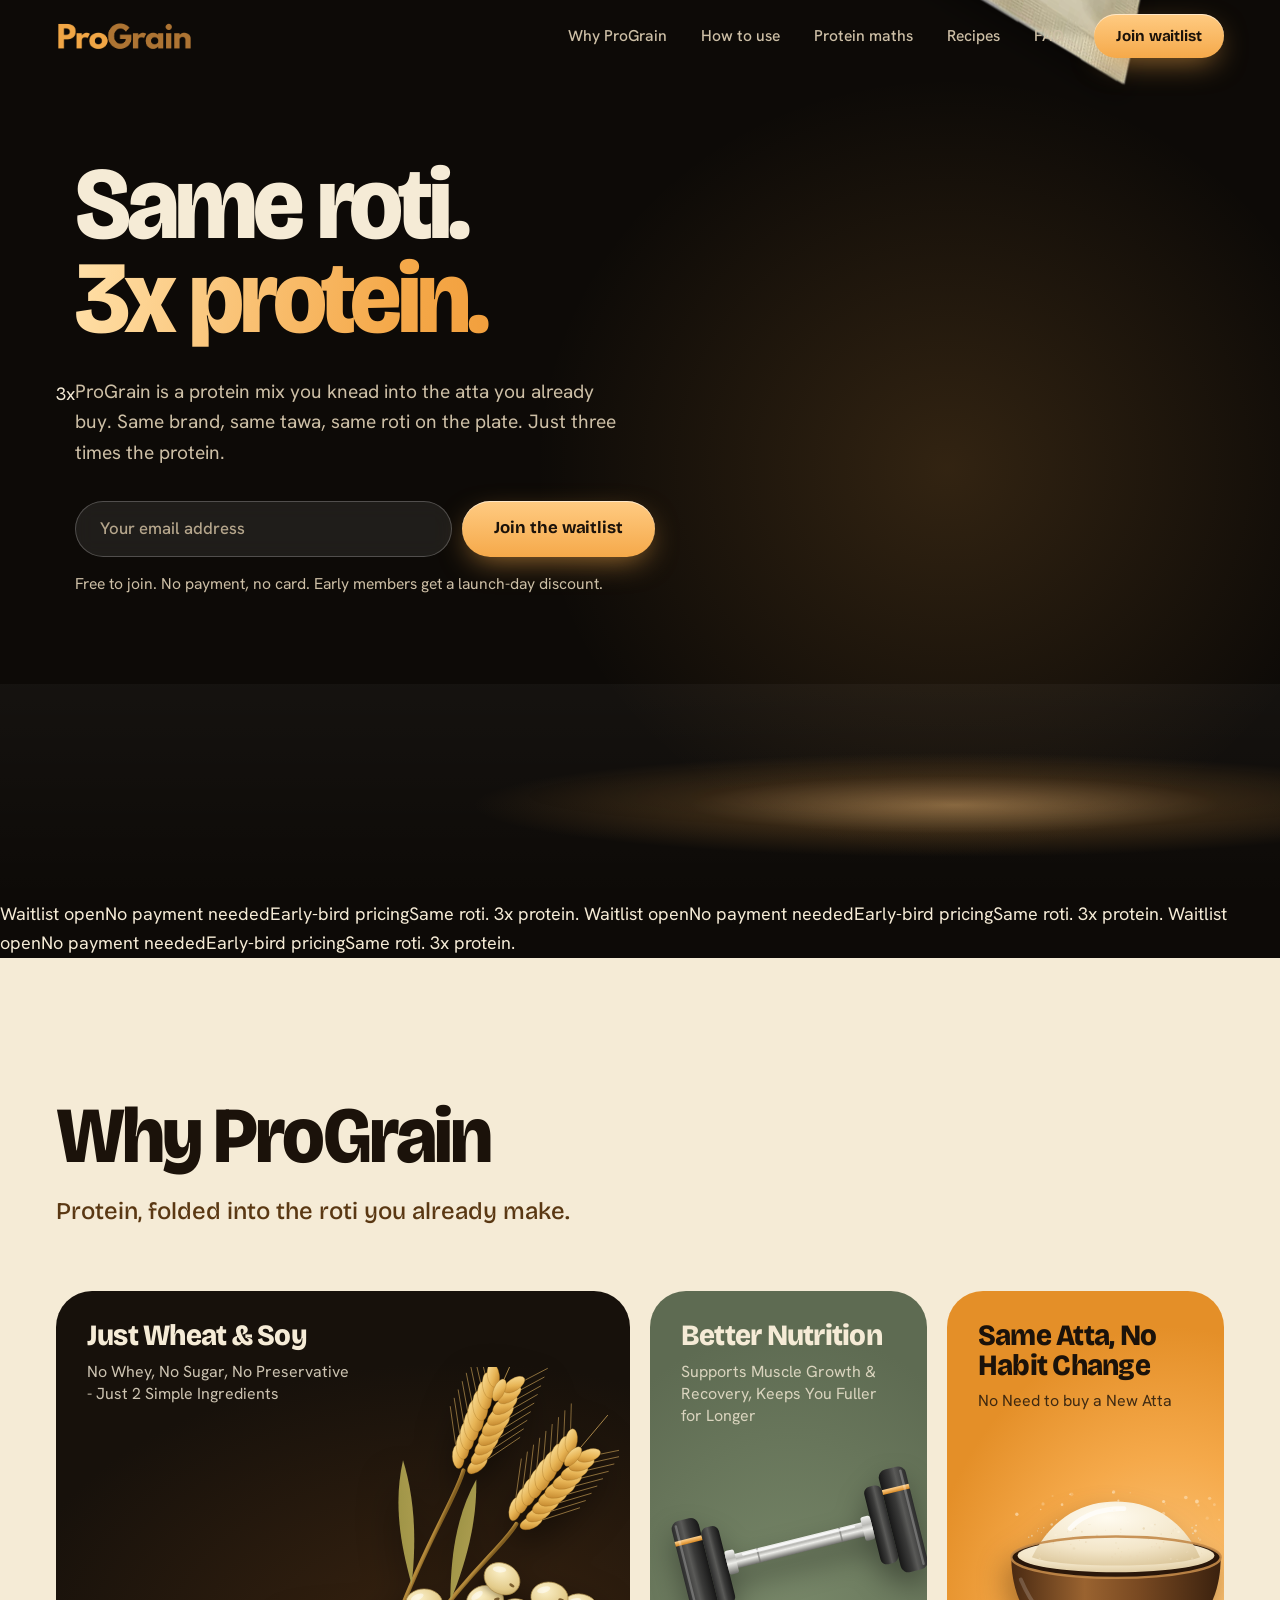
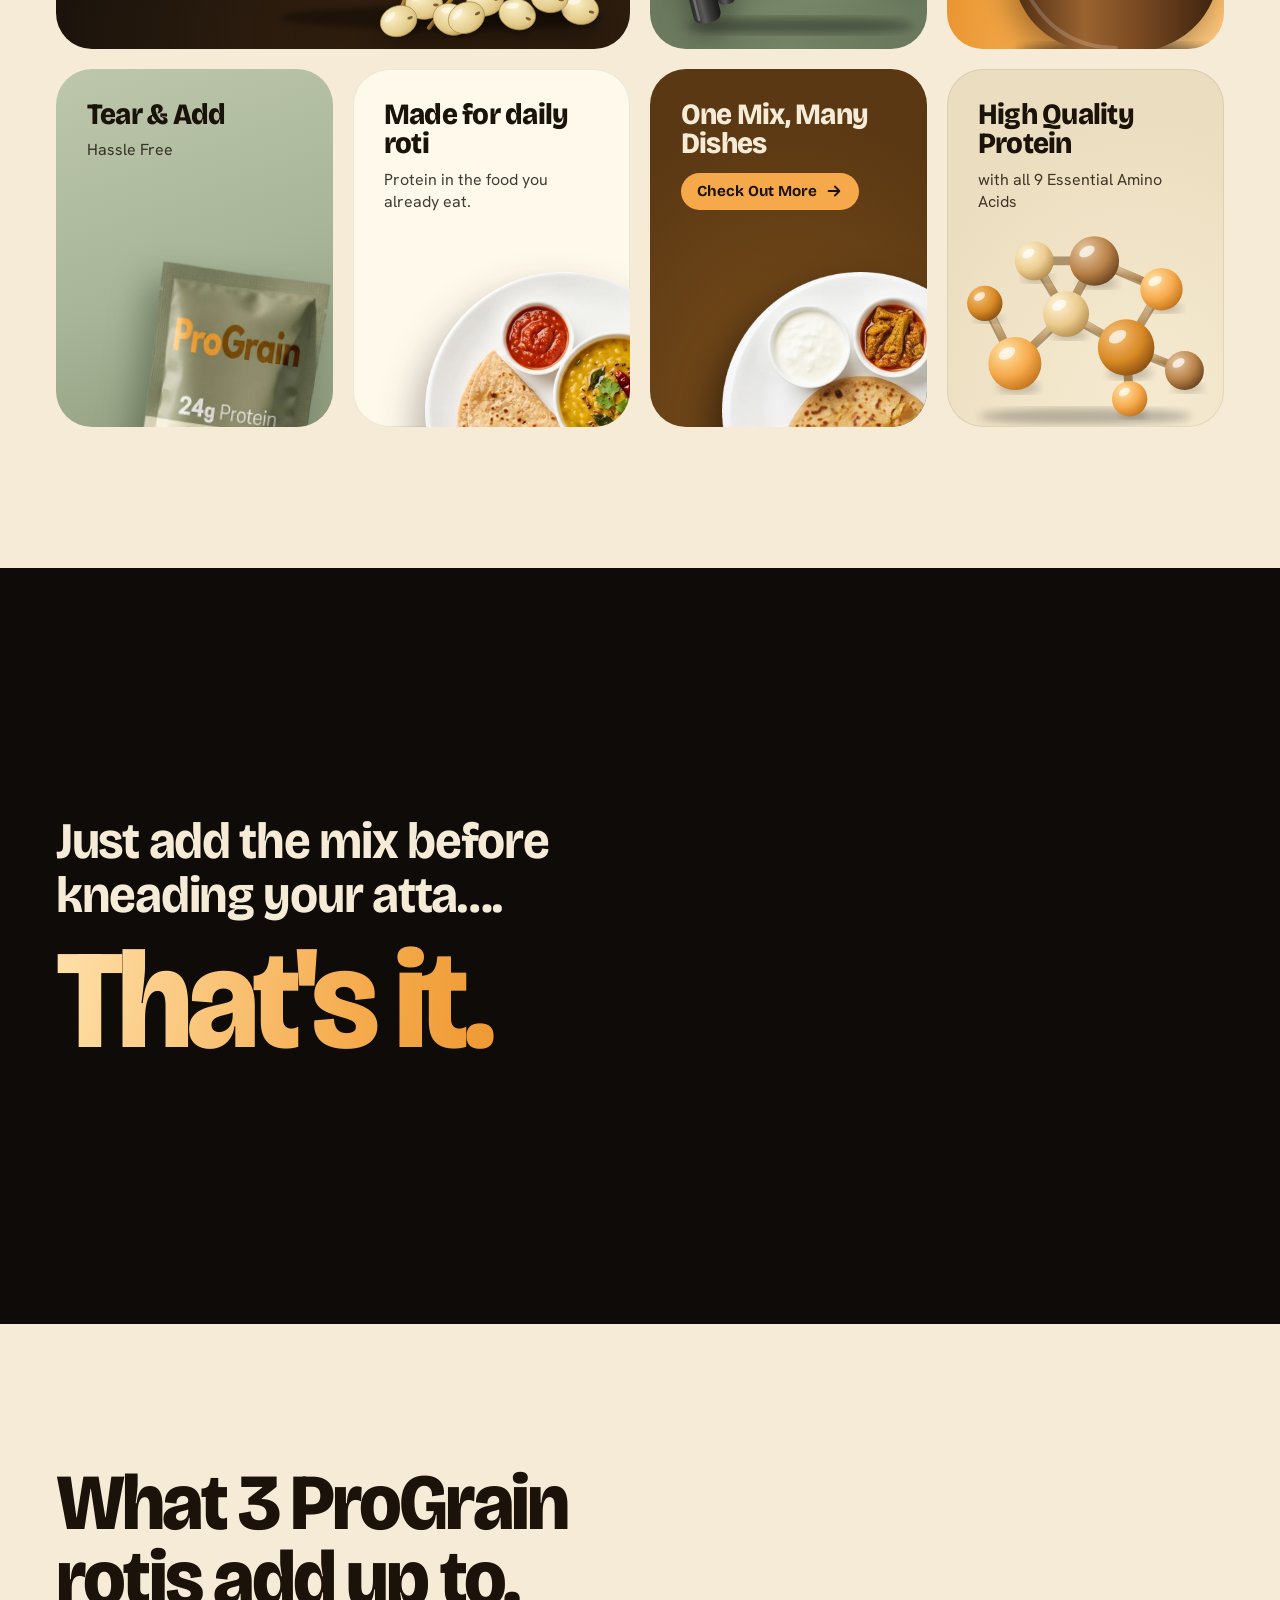
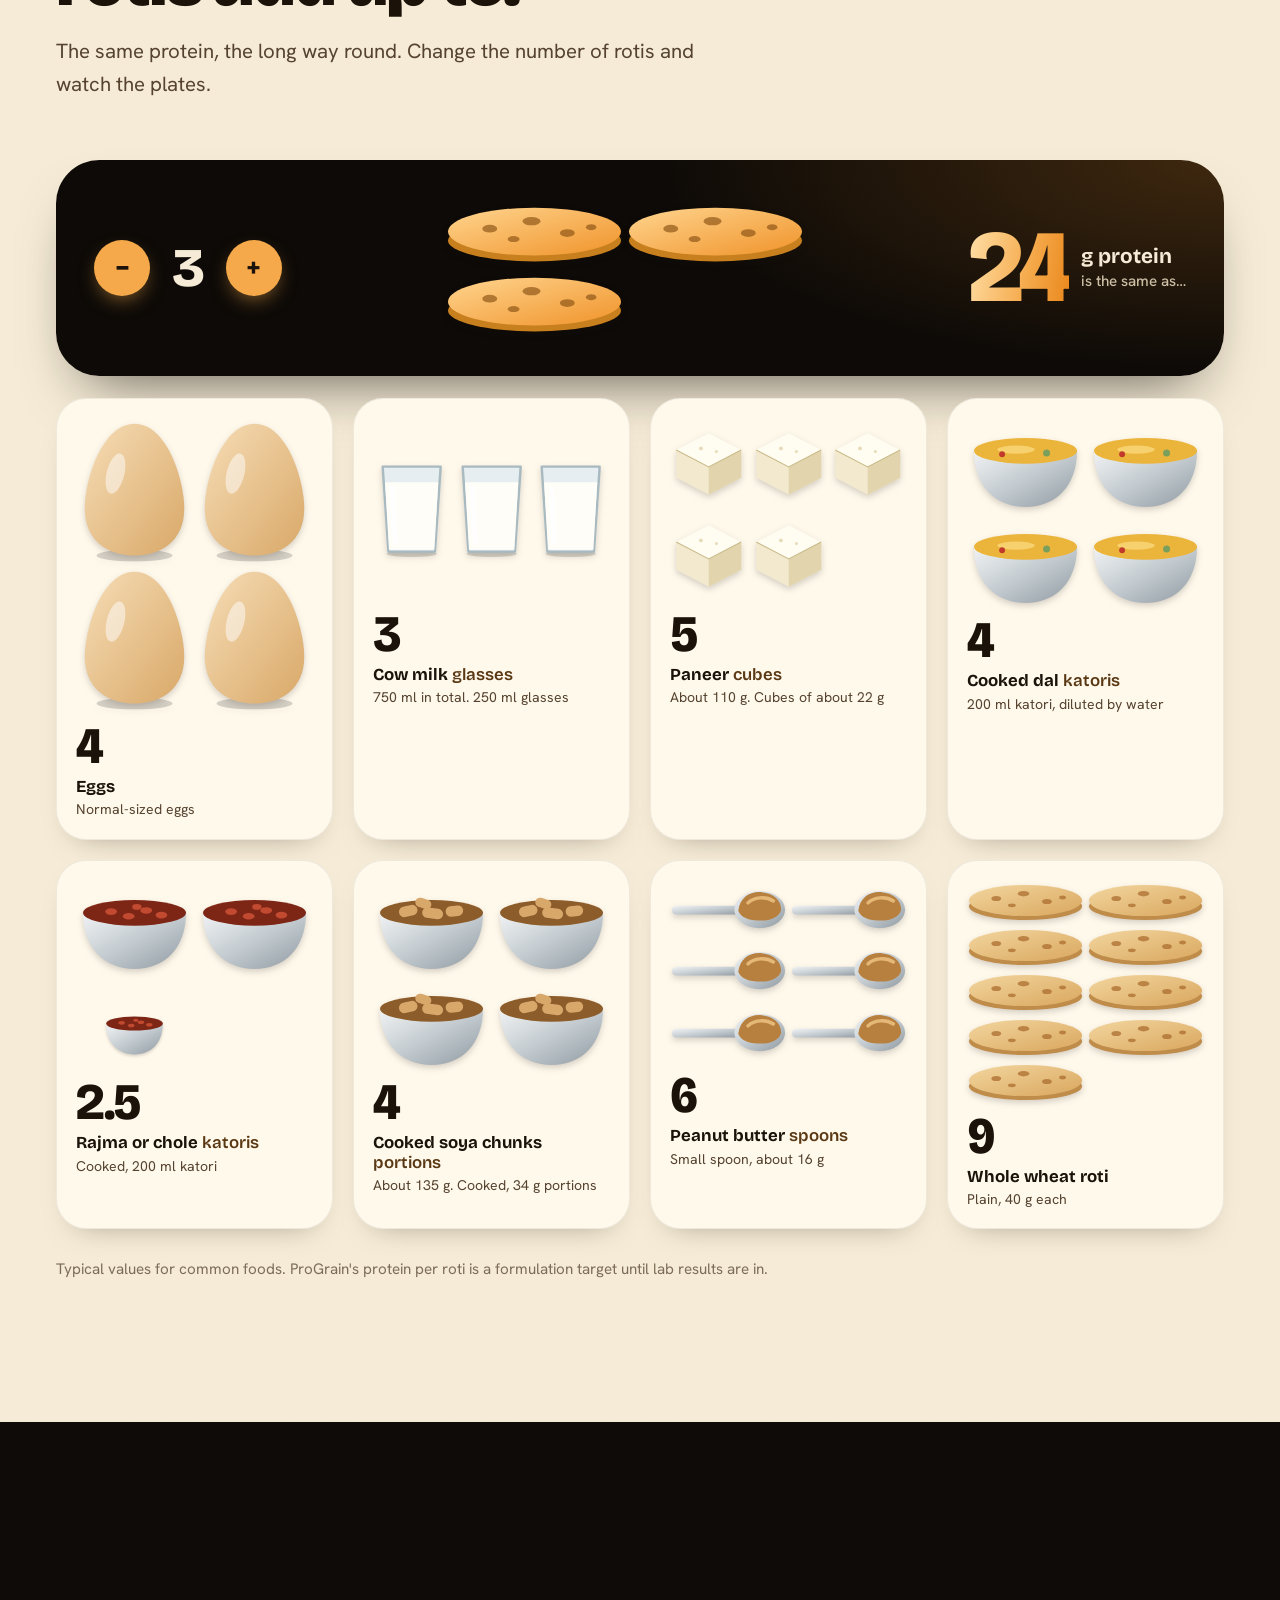
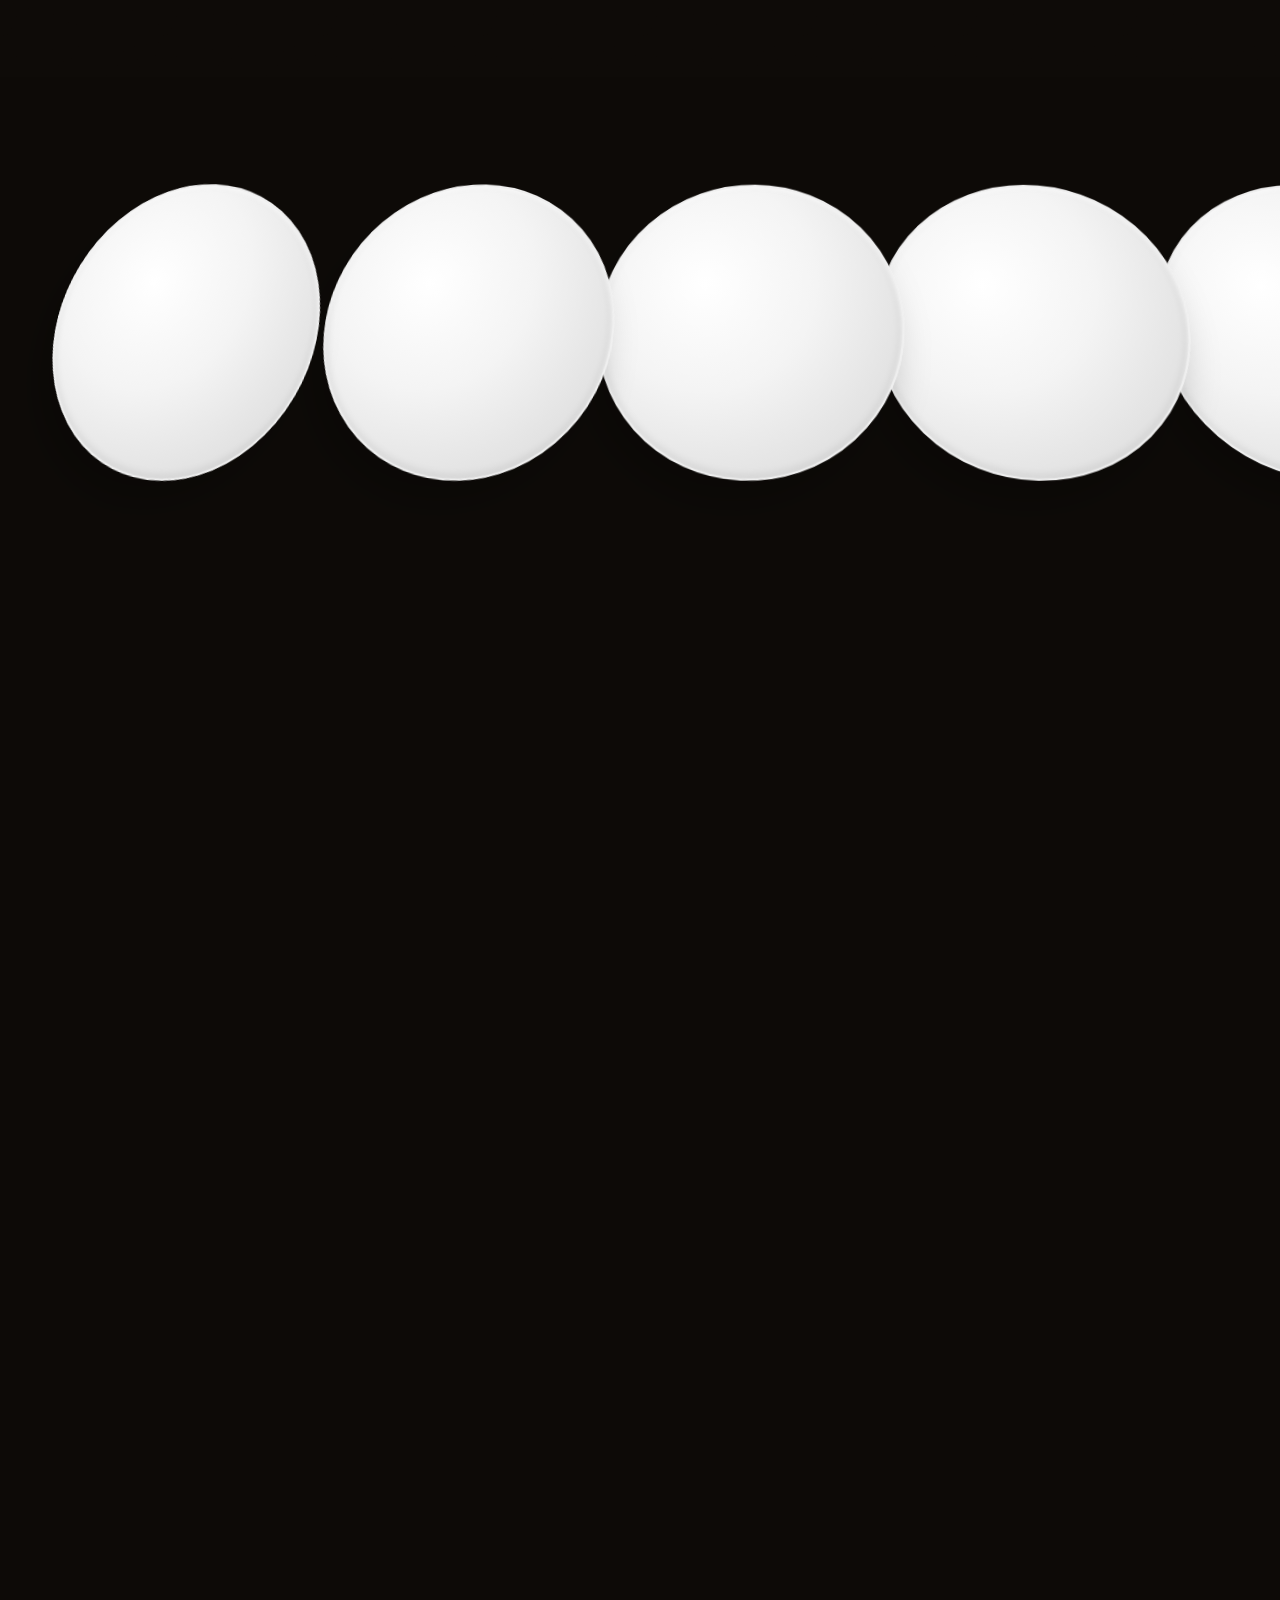
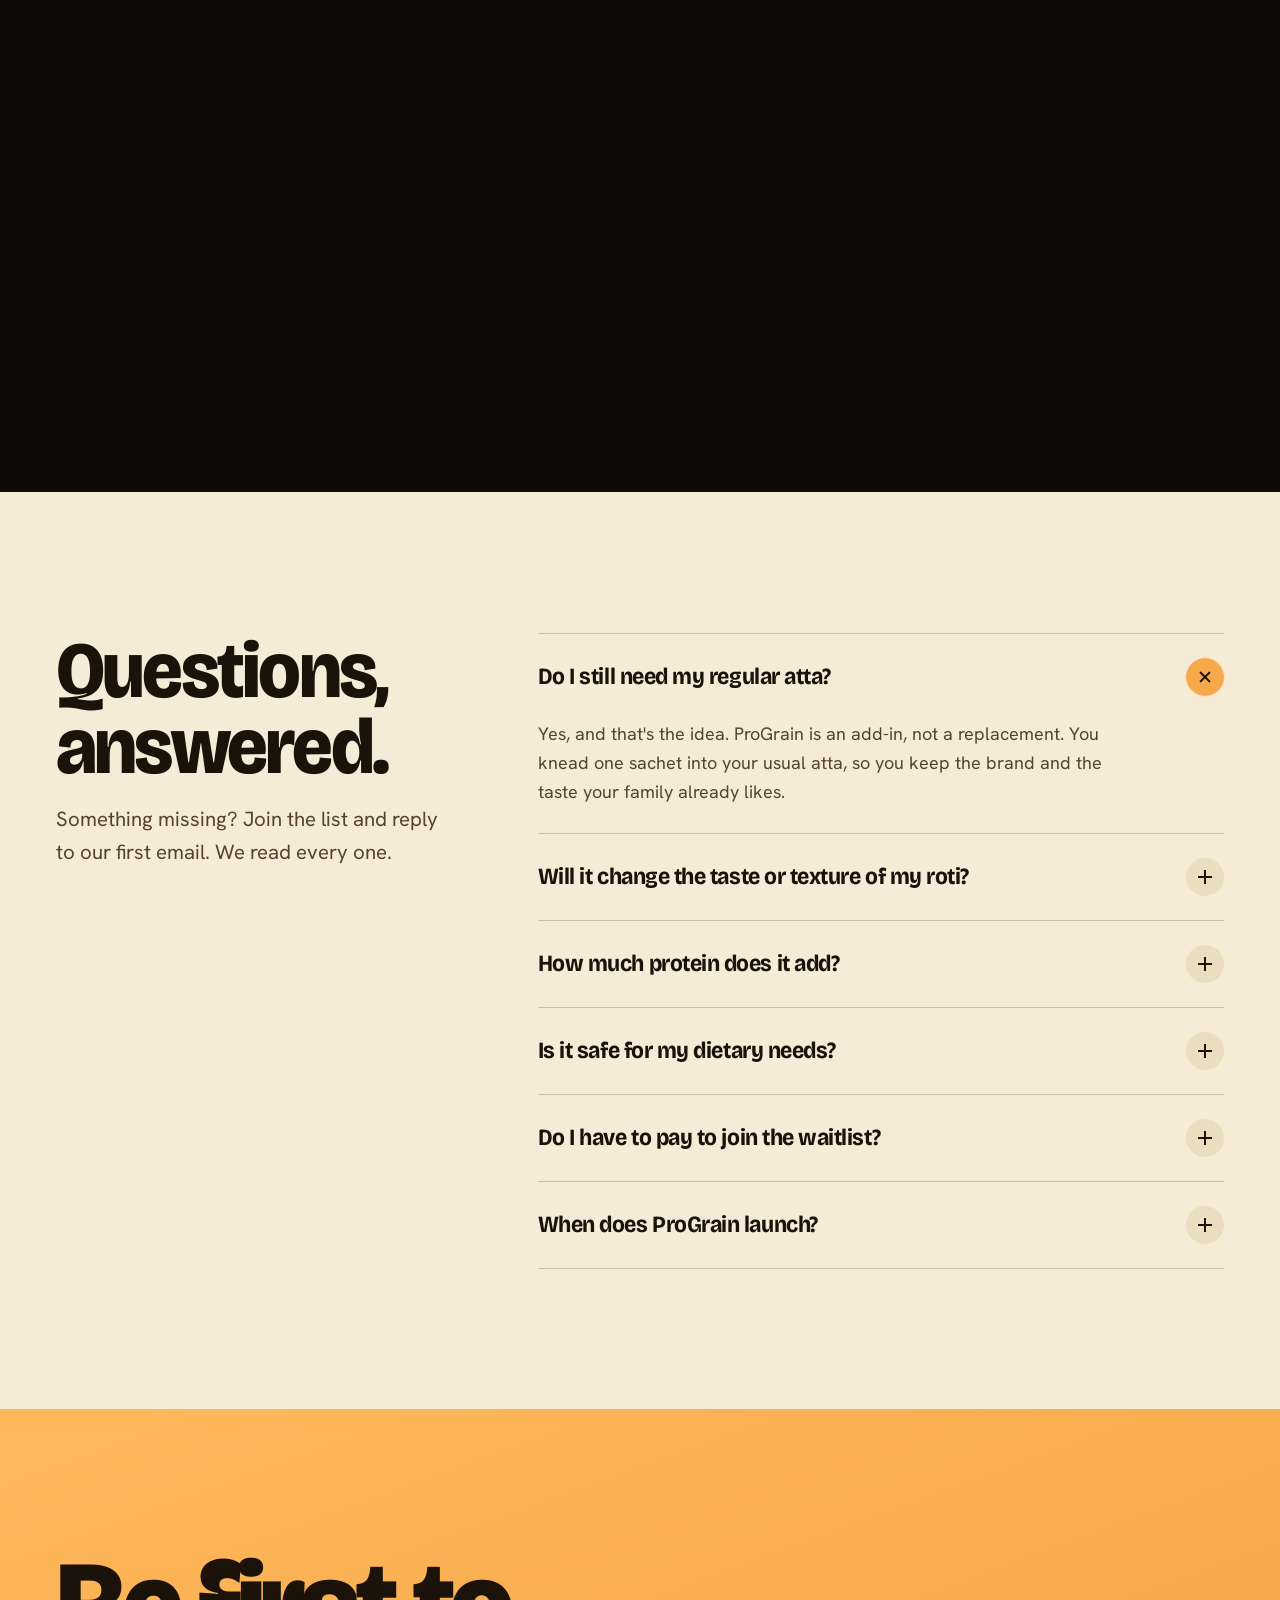
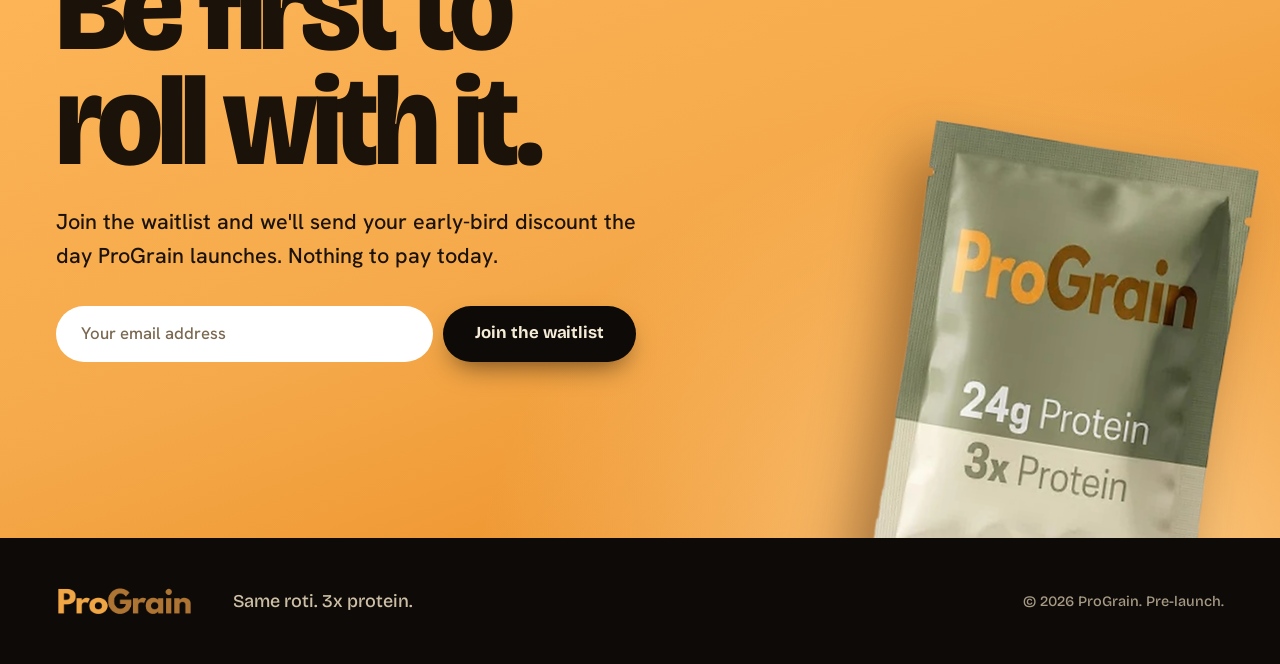
<file: old-calculator.html>
<!DOCTYPE html>
<html lang="en">

<head>
  <meta charset="UTF-8">
  <meta name="viewport" content="width=device-width, initial-scale=1">
  <title>ProGrain (classic calculator)</title>
  <meta name="robots" content="noindex, nofollow">
  <meta name="description"
    content="ProGrain is a high-protein roti mix you knead into the atta you already use. Join the waitlist for early-bird pricing. No payment needed.">
  <meta name="theme-color" content="#0D0A07">
  <link rel="icon" href="assets/logo.png">
  <link rel="preconnect" href="https://fonts.googleapis.com">
  <link rel="preconnect" href="https://fonts.gstatic.com" crossorigin>
  <link
    href="https://fonts.googleapis.com/css2?family=Bricolage+Grotesque:opsz,wdth,wght@12..96,75..100,300..800&family=Hanken+Grotesk:wght@400;500;600;700&display=swap"
    rel="stylesheet">
  <link rel="stylesheet" href="PlateCarousel/PlateCarousel.css">
  <link rel="stylesheet" href="css/styles.css">
</head>

<body>

  <!-- ============ SVG SPRITE: calculator food icons ============ -->
  <svg width="0" height="0" style="position:absolute" aria-hidden="true" focusable="false">
    <defs>
      <linearGradient id="g-egg" x1="0" y1="0" x2="1" y2="1">
        <stop offset="0" stop-color="#F6DDB6" />
        <stop offset="1" stop-color="#D9A868" />
      </linearGradient>
      <linearGradient id="g-steel" x1="0" y1="0" x2="1" y2="1">
        <stop offset="0" stop-color="#F1F3F4" />
        <stop offset=".5" stop-color="#C3CBD0" />
        <stop offset="1" stop-color="#8F9AA1" />
      </linearGradient>
      <linearGradient id="g-roti" x1="0" y1="0" x2="1" y2="1">
        <stop offset="0" stop-color="#F3D69F" />
        <stop offset="1" stop-color="#D9A75E" />
      </linearGradient>
      <linearGradient id="g-roti-pg" x1="0" y1="0" x2="1" y2="1">
        <stop offset="0" stop-color="#FFD58F" />
        <stop offset="1" stop-color="#F0932A" />
      </linearGradient>
      <symbol id="i-egg" viewBox="0 0 80 100">
        <ellipse cx="40" cy="94" rx="26" ry="4" fill="#000" opacity=".16" />
        <path d="M40 4C62 4 74 42 74 62c0 22-16 32-34 32S6 84 6 62C6 42 18 4 40 4Z" fill="url(#g-egg)" />
        <ellipse cx="27" cy="38" rx="6" ry="14" fill="#fff" opacity=".5" transform="rotate(14 27 38)" />
      </symbol>
      <symbol id="i-milk" viewBox="0 0 80 100">
        <ellipse cx="40" cy="96" rx="26" ry="3.5" fill="#000" opacity=".14" />
        <path d="M10 6h60l-6 88H16L10 6Z" fill="#E6EEF1" stroke="#A8BAC0" stroke-width="2.5" stroke-linejoin="round" />
        <path d="M12.500 22h55l-4 70H16.500L12.500 22Z" fill="#FFFDF7" />
        <path d="M20 28l3 56" stroke="#fff" stroke-width="5" stroke-linecap="round" opacity=".9" />
      </symbol>
      <symbol id="i-paneer" viewBox="0 0 100 90">
        <path d="M50 6 92 28v36L50 86 8 64V28L50 6Z" fill="#F2E9CF" />
        <path d="M50 6 92 28 50 50 8 28 50 6Z" fill="#FFFDF2" />
        <path d="M50 50 92 28v36L50 86V50Z" fill="#E2D5AE" />
        <path d="M8 28 50 50 92 28" stroke="#CBBB8A" stroke-width="1.500" fill="none" />
        <circle cx="40" cy="26" r="2.500" fill="#E7DBB8" />
        <circle cx="60" cy="30" r="2" fill="#E7DBB8" />
      </symbol>
      <symbol id="i-dal" viewBox="0 0 100 80">
        <path d="M6 28h88c0 30-18 48-44 48S6 58 6 28Z" fill="url(#g-steel)" />
        <ellipse cx="50" cy="28" rx="44" ry="11" fill="#EBB43A" />
        <ellipse cx="42" cy="27" rx="16" ry="3.500" fill="#F8D677" opacity=".85" />
        <circle cx="68" cy="30" r="3" fill="#7BA05B" />
        <circle cx="30" cy="31" r="2.500" fill="#C0392B" />
      </symbol>
      <symbol id="i-rajma" viewBox="0 0 100 80">
        <path d="M6 28h88c0 30-18 48-44 48S6 58 6 28Z" fill="url(#g-steel)" />
        <ellipse cx="50" cy="28" rx="44" ry="11" fill="#7E2616" />
        <g fill="#C24A30">
          <ellipse cx="30" cy="27" rx="5" ry="2.800" />
          <ellipse cx="45" cy="31" rx="5" ry="2.800" />
          <ellipse cx="60" cy="26" rx="5" ry="2.800" />
          <ellipse cx="73" cy="30" rx="5" ry="2.800" />
          <ellipse cx="52" cy="23" rx="4" ry="2.400" />
        </g>
      </symbol>
      <symbol id="i-soya" viewBox="0 0 100 80">
        <path d="M6 28h88c0 30-18 48-44 48S6 58 6 28Z" fill="url(#g-steel)" />
        <ellipse cx="50" cy="28" rx="44" ry="11" fill="#8C5C2A" />
        <g fill="#D8A86B">
          <rect x="22" y="22" width="16" height="9" rx="4.500" transform="rotate(-12 30 26)" />
          <rect x="42" y="24" width="18" height="9" rx="4.500" transform="rotate(8 51 28)" />
          <rect x="62" y="22" width="15" height="9" rx="4.500" transform="rotate(-6 70 26)" />
          <rect x="36" y="16" width="14" height="8" rx="4" transform="rotate(18 43 20)" />
        </g>
      </symbol>
      <symbol id="i-pb" viewBox="0 0 120 50">
        <rect x="2" y="21" width="72" height="9" rx="4.500" fill="url(#g-steel)" />
        <ellipse cx="92" cy="25" rx="26" ry="19" fill="url(#g-steel)" />
        <path d="M70 26c2-14 12-20 24-19 12 1 20 8 20 18-2 8-12 12-24 11-10 0-18-4-20-10Z" fill="#B8803F" />
        <path d="M80 18c6-6 18-7 26-2" stroke="#E6B878" stroke-width="3.500" stroke-linecap="round" fill="none" />
      </symbol>
      <symbol id="i-roti" viewBox="0 0 120 44">
        <ellipse cx="60" cy="27" rx="58" ry="14" fill="#BF8C4A" />
        <ellipse cx="60" cy="21" rx="58" ry="16" fill="url(#g-roti)" />
        <g fill="#A8692A" opacity=".7">
          <ellipse cx="30" cy="19" rx="5" ry="2.600" />
          <ellipse cx="58" cy="14" rx="6" ry="2.800" />
          <ellipse cx="82" cy="22" rx="5" ry="2.600" />
          <ellipse cx="46" cy="26" rx="4" ry="2" />
          <ellipse cx="98" cy="18" rx="3.500" ry="2" />
        </g>
      </symbol>
      <symbol id="i-roti-pg" viewBox="0 0 120 44">
        <ellipse cx="60" cy="27" rx="58" ry="14" fill="#C8801E" />
        <ellipse cx="60" cy="21" rx="58" ry="16" fill="url(#g-roti-pg)" />
        <g fill="#8A5214" opacity=".65">
          <ellipse cx="30" cy="19" rx="5" ry="2.600" />
          <ellipse cx="58" cy="14" rx="6" ry="2.800" />
          <ellipse cx="82" cy="22" rx="5" ry="2.600" />
          <ellipse cx="46" cy="26" rx="4" ry="2" />
          <ellipse cx="98" cy="18" rx="3.500" ry="2" />
        </g>
      </symbol>
    </defs>
  </svg>

  <a class="skip-link" href="#main">Skip to content</a>

  <!-- ============ NAV ============ -->
  <header class="nav" data-nav>
    <div class="nav__inner">
      <a class="nav__logo" href="#top" aria-label="ProGrain, home"><img src="assets/logo-dark.png" alt="ProGrain"
          width="730" height="160"></a>
      <nav class="nav__links" aria-label="Primary">
        <a href="#why">Why ProGrain</a>
        <a href="#how">How to use</a>
        <a href="#protein">Protein maths</a>
        <a href="#recipes">Recipes</a>
        <a href="#faq">FAQ</a>
      </nav>
      <a class="btn btn--small nav__cta" href="#waitlist-hero" data-focus-waitlist>Join waitlist</a>
      <button class="nav__toggle" type="button" aria-expanded="false" aria-controls="mobileMenu" aria-label="Open menu"
        data-menu-toggle><span></span><span></span></button>
    </div>
    <nav class="nav__sheet" id="mobileMenu" aria-label="Mobile" hidden>
      <a href="#why">Why ProGrain</a>
      <a href="#how">How to use</a>
      <a href="#protein">Protein maths</a>
      <a href="#recipes">Recipes</a>
      <a href="#faq">FAQ</a>
    </nav>
  </header>

  <main id="main">

    <!-- ============ HERO ============ -->
    <section class="hero" id="top" data-hero>
      <div class="hero__stage" data-stage>
        <div class="hero__glow" aria-hidden="true"></div>
        <div class="motes" data-motes aria-hidden="true"></div>
        <div class="floor" aria-hidden="true"></div>
        <div class="hero__ghost" aria-hidden="true">3x</div>

        <div class="hero__art" data-art aria-hidden="true">
          <div class="pool"></div>
          <div class="shadow shadow--soft" data-shadow-soft></div>
          <div class="shadow shadow--contact" data-shadow-contact></div>
          <div class="puffs" data-puffs></div>
          <div class="bag" data-bag><img src="assets/sachet.png" alt="" width="804" height="1104" decoding="async"></div>
        </div>

        <div class="hero__copy">
          <h1 class="hero__title"><span>Same roti.</span><span class="hero__title-2">3x protein.</span></h1>
          <p class="hero__lede">ProGrain is a protein mix you knead into the atta you already buy. Same brand, same
            tawa, same roti on the plate. Just three times the protein.</p>

          <form class="waitlist" id="waitlist-hero" data-waitlist novalidate>
            <div class="waitlist__row">
              <label class="sr-only" for="email-hero">Email address</label>
              <input id="email-hero" name="email" type="email" inputmode="email" autocomplete="email"
                placeholder="Your email address" required aria-describedby="hero-note hero-msg">
              <button class="btn" type="submit"><span>Join the waitlist</span></button>
            </div>
            <p class="waitlist__note" id="hero-note">Free to join. No payment, no card. Early members get a launch-day
              discount.</p>
            <p class="waitlist__msg" id="hero-msg" role="status" aria-live="polite"></p>
          </form>
        </div>

        <div class="hero__cue" data-cue aria-hidden="true"><span>Scroll</span><i></i></div>
      </div>
    </section>

    <!-- ============ TICKER ============ -->
    <div class="ticker" aria-hidden="true">
      <div class="ticker__track">
        <span>Waitlist open</span><i></i><span>No payment needed</span><i></i><span>Early-bird
          pricing</span><i></i><span>Same roti. 3x protein.</span><i></i>
        <span>Waitlist open</span><i></i><span>No payment needed</span><i></i><span>Early-bird
          pricing</span><i></i><span>Same roti. 3x protein.</span><i></i>
        <span>Waitlist open</span><i></i><span>No payment needed</span><i></i><span>Early-bird
          pricing</span><i></i><span>Same roti. 3x protein.</span><i></i>
      </div>
    </div>

    <!-- ============ WHY ============ -->
    <section class="section why" id="why">
      <div class="wrap">
        <div class="why__head">
          <h2 class="h2">Why ProGrain</h2>
          <p class="lede">Protein, folded into the roti you already make.</p>
        </div>

        <div class="bento">
          <article class="tile tile--char">
            <div class="tile__text">
              <h3>Just Wheat &amp; Soy</h3>
              <p>No Whey, No Sugar, No Preservative - Just 2 Simple Ingredients</p>
            </div>
            <img class="tile__art tile__art--trio" src="assets/art/trio.svg" alt="" loading="lazy">
          </article>

          <article class="tile tile--power">
            <div class="tile__text">
              <h3>Better Nutrition</h3>
              <p>Supports Muscle Growth &amp; Recovery, Keeps You Fuller for Longer</p>
            </div>
            <img class="tile__art tile__art--dumbbell" src="assets/art/dumbbell.svg" alt="" loading="lazy">
          </article>

          <article class="tile tile--amber">
            <div class="tile__text">
              <h3>Same Atta, No Habit Change</h3>
              <p>No Need to buy a New Atta</p>
            </div>
            <img class="tile__art tile__art--bowl" src="assets/art/flour-bowl.svg" alt="" loading="lazy">
          </article>

          <article class="tile tile--sage">
            <div class="tile__text">
              <h3>Tear &amp; Add</h3>
              <p>Hassle Free</p>
            </div>
            <img class="tile__art tile__art--sachet" src="assets/sachet.png" alt="" loading="lazy">
          </article>

          <article class="tile tile--milk">
            <div class="tile__text">
              <h3>Made for daily roti</h3>
              <p>Protein in the food you already eat.</p>
            </div>
            <img class="tile__art tile__art--plate" src="assets/recipes/Roti.webp" alt="" loading="lazy">
          </article>

          <a class="tile tile--crust tile--link" href="#recipes">
            <div class="tile__text">
              <h3>One Mix, Many Dishes</h3>
              <p class="tile__more">Check Out More <svg viewBox="0 0 20 20" aria-hidden="true">
                  <path d="M4 10h11M11 5l5 5-5 5" />
                </svg></p>
            </div>
            <img class="tile__art tile__art--plate2" src="assets/recipes/Parantha.webp" alt="" loading="lazy">
          </a>

          <article class="tile tile--paper">
            <div class="tile__text">
              <h3>High Quality Protein</h3>
              <p>with all 9 Essential Amino Acids</p>
            </div>
            <img class="tile__art tile__art--aminos" src="assets/art/aminos.svg" alt="" loading="lazy">
          </article>
        </div>
      </div>
    </section>

    <!-- ============ HOW TO USE ============ -->
    <section class="how" id="how">
      <video class="how__video" data-video src="assets/direction-of-use.mp4" autoplay muted loop playsinline
        preload="auto" disablepictureinpicture disableremoteplayback tabindex="-1"
        aria-label="How to use ProGrain: add the sachet to your atta before kneading"></video>
      <div class="how__shade" aria-hidden="true"></div>
      <div class="wrap how__inner">
        <div class="how__copy">
          <h2 class="how__title">Just add the mix before kneading your atta<span aria-hidden="true">&hellip;.</span>
          </h2>
          <p class="how__done">That's it.</p>
        </div>
      </div>
    </section>

    <!-- ============ PROTEIN CALCULATOR ============ -->
    <section class="section protein" id="protein">
      <div class="wrap">
        <div class="protein__head">
          <h2 class="h2">What <span data-n-label>3 ProGrain rotis</span> add up to.</h2>
          <p class="lede">The same protein, the long way round. Change the number of rotis and watch the plates.</p>
        </div>

        <div class="calc" data-calc>
          <div class="calc__panel">
            <div class="stepper" role="group" aria-label="Number of ProGrain rotis">
              <button type="button" class="stepper__btn" data-step="-1" aria-label="One less roti">&minus;</button>
              <output class="stepper__val" data-n aria-live="polite">3</output>
              <button type="button" class="stepper__btn" data-step="1" aria-label="One more roti">+</button>
            </div>
            <div class="calc__pg" data-pg-stack aria-hidden="true"></div>
            <p class="calc__total"><b data-total>24</b><span>g protein<small>is the same as&hellip;</small></span></p>
          </div>
          <div class="calc__grid" data-grid></div>
        </div>
        <p class="fineprint">Typical values for common foods. ProGrain's protein per roti is a formulation target until
          lab results are in.</p>
      </div>
    </section>

    <!-- ============ RECIPES ============ -->
    <section class="section recipes" id="recipes" data-recipes>
  <div class="recipes__sticky">
        <div class="wrap recipes__head">
          <h2 class="h2">Eat it your way.</h2>
          <p class="lede">From a plain phulka to cookies. Scroll or swipe through the plates.</p>
        </div>
        <div id="plateCarouselMount"></div>
        <p class="fineprint recipes__note">Protein per serving is an estimate until lab testing is complete.</p>
      </section>
  </div>
</section>

    <!-- ============ FAQ ============ -->
    <section class="section faq" id="faq">
      <div class="wrap faq__grid">
        <div class="faq__intro">
          <h2 class="h2">Questions, answered.</h2>
          <p class="lede">Something missing? Join the list and reply to our first email. We read every one.</p>
        </div>
        <div class="faq__list">
          <details open>
            <summary>Do I still need my regular atta?</summary>
            <p>Yes, and that's the idea. ProGrain is an add-in, not a replacement. You knead one sachet into your usual
              atta, so you keep the brand and the taste your family already likes.</p>
          </details>
          <details>
            <summary>Will it change the taste or texture of my roti?</summary>
            <p>We built the recipe so your roti still rolls, puffs and tastes like roti. Taste is personal though, so
              we'll share sampling details with the waitlist before launch.</p>
          </details>
          <details>
            <summary>How much protein does it add?</summary>
            <p>Our target is about 8 g per roti, roughly three times a plain whole wheat roti. That is a target until
              independent lab results are in. We'll publish the full nutrition panel once they are.</p>
          </details>
          <details>
            <summary>Is it safe for my dietary needs?</summary>
            <p>ProGrain contains wheat (gluten) and soy, so it is not suitable if you are allergic to either. The final
              allergen list will be on the pack. If you have diabetes, kidney conditions or any medical diet, please
              check with your doctor first.</p>
          </details>
          <details>
            <summary>Do I have to pay to join the waitlist?</summary>
            <p>No. Joining is free and you won't be asked for payment details. You'll get an email when we launch, with
              your early-bird discount.</p>
          </details>
          <details>
            <summary>When does ProGrain launch?</summary>
            <p>We're finishing licensing, lab testing and packaging. Waitlist members hear first, and we'll share a date
              as soon as it's firm.</p>
          </details>
        </div>
      </div>
    </section>

    <!-- ============ FINAL CTA ============ -->
    <section class="cta" id="join">
      <img class="cta__sachet" src="assets/sachet.png" alt="" loading="lazy">
      <div class="wrap cta__inner">
        <h2 class="cta__title">Be first to roll with it.</h2>
        <p class="cta__sub">Join the waitlist and we'll send your early-bird discount the day ProGrain launches. Nothing
          to pay today.</p>
        <form class="waitlist waitlist--light" id="waitlist-cta" data-waitlist novalidate>
          <div class="waitlist__row">
            <label class="sr-only" for="email-cta">Email address</label>
            <input id="email-cta" name="email" type="email" inputmode="email" autocomplete="email"
              placeholder="Your email address" required aria-describedby="cta-msg">
            <button class="btn btn--dark" type="submit"><span>Join the waitlist</span></button>
          </div>
          <p class="waitlist__msg" id="cta-msg" role="status" aria-live="polite"></p>
        </form>
      </div>
    </section>

  </main>

  <footer class="footer">
    <div class="wrap footer__inner">
      <img src="assets/logo-dark.png" alt="ProGrain" width="730" height="160">
      <p>Same roti. 3x protein.</p>
      <p class="footer__legal">&copy; 2026 ProGrain. Pre-launch.
        <!-- TODO: FSSAI licence no. and contact details once issued -->
      </p>
    </div>
  </footer>

  <script src="js/protein-data-classic.js"></script>
  <script src="PlateCarousel/PlateCarousel.js"></script>
  <script src="js/hero.js"></script>
  <script src="js/main-classic.js"></script>
</body>

</html>
</file>
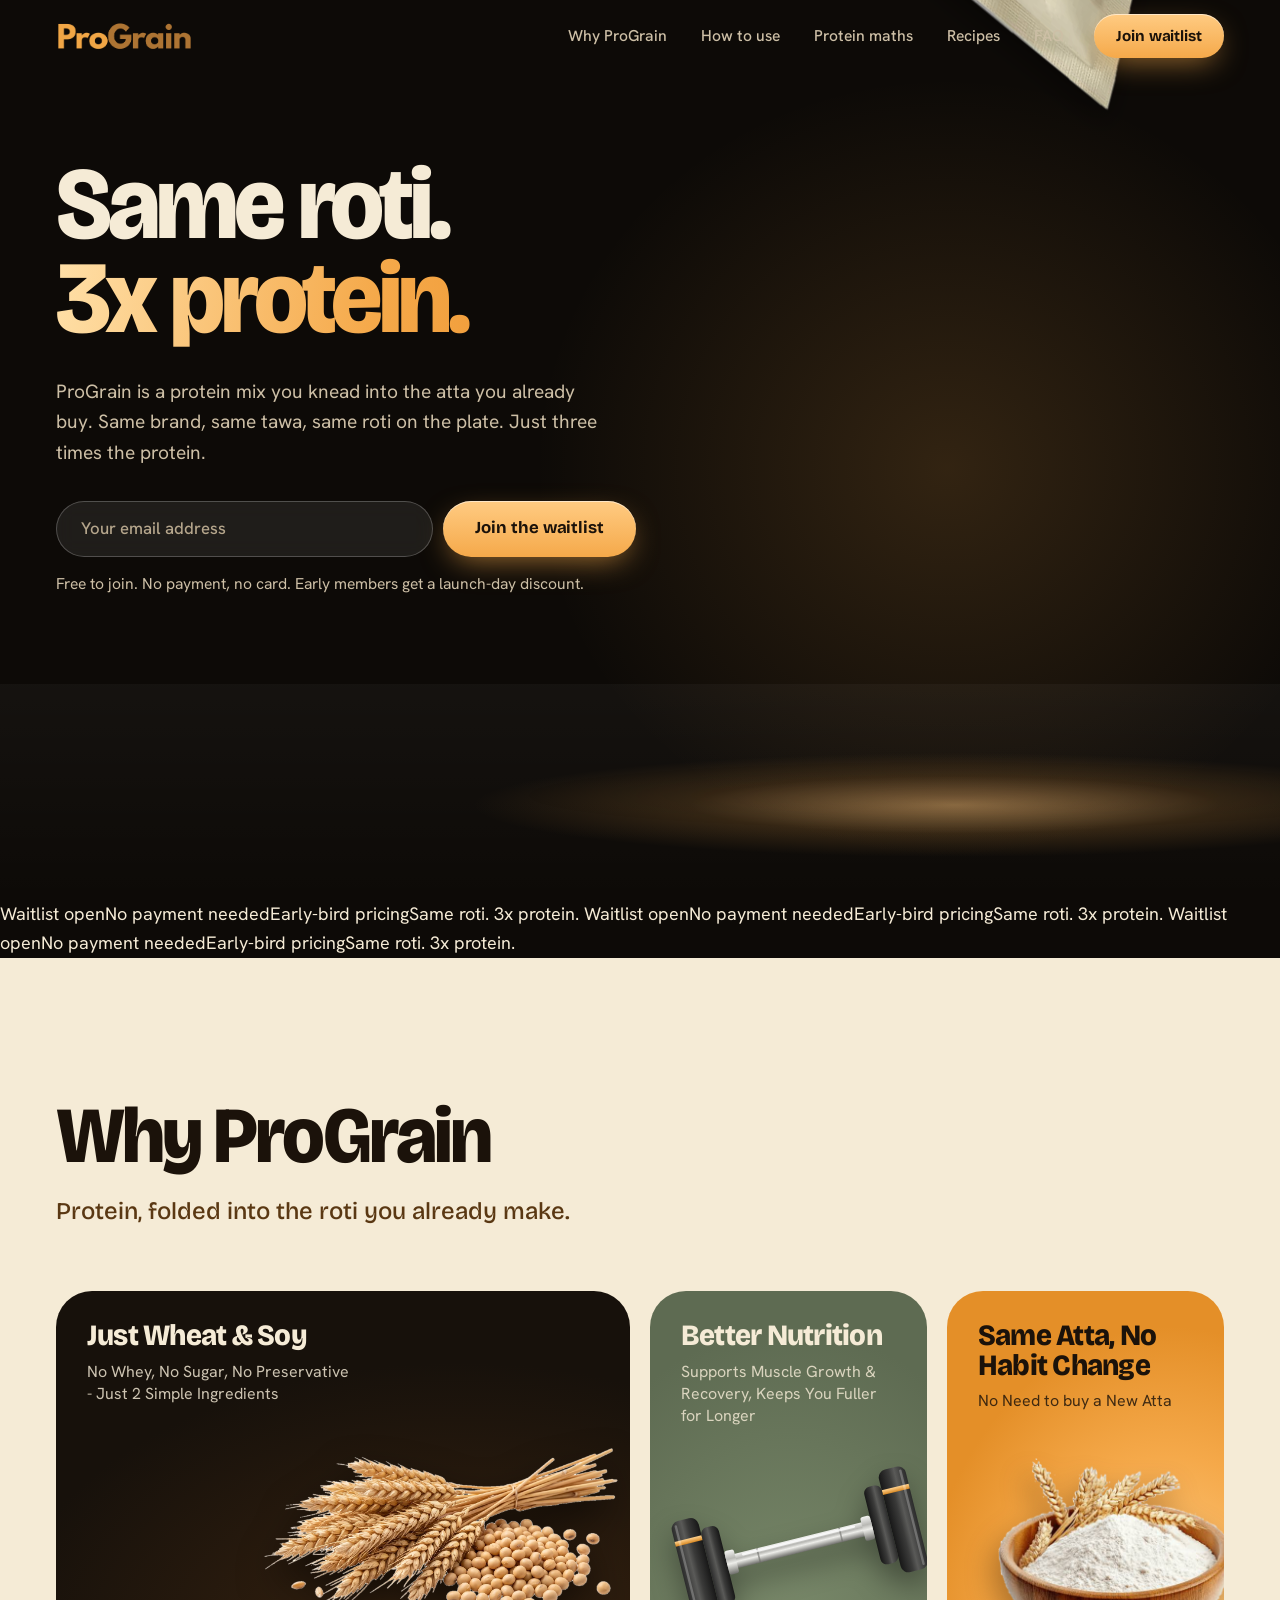
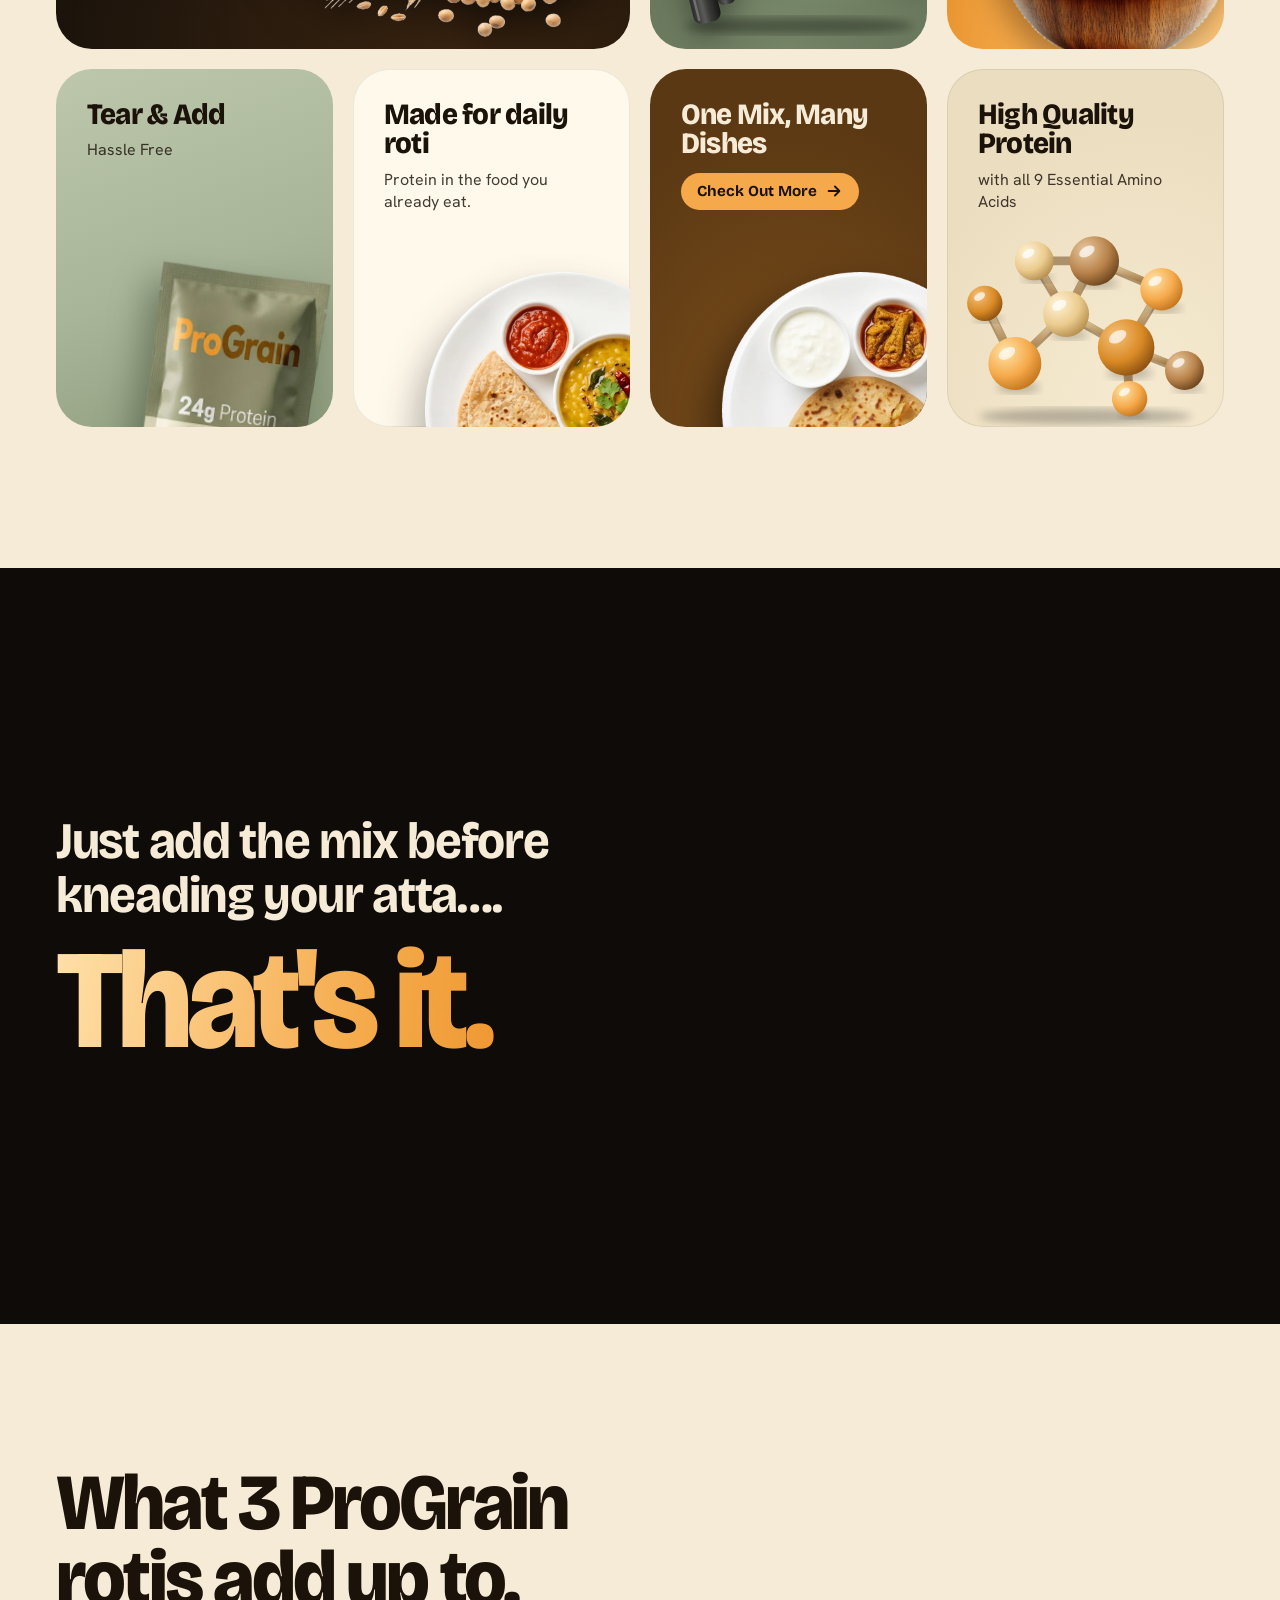
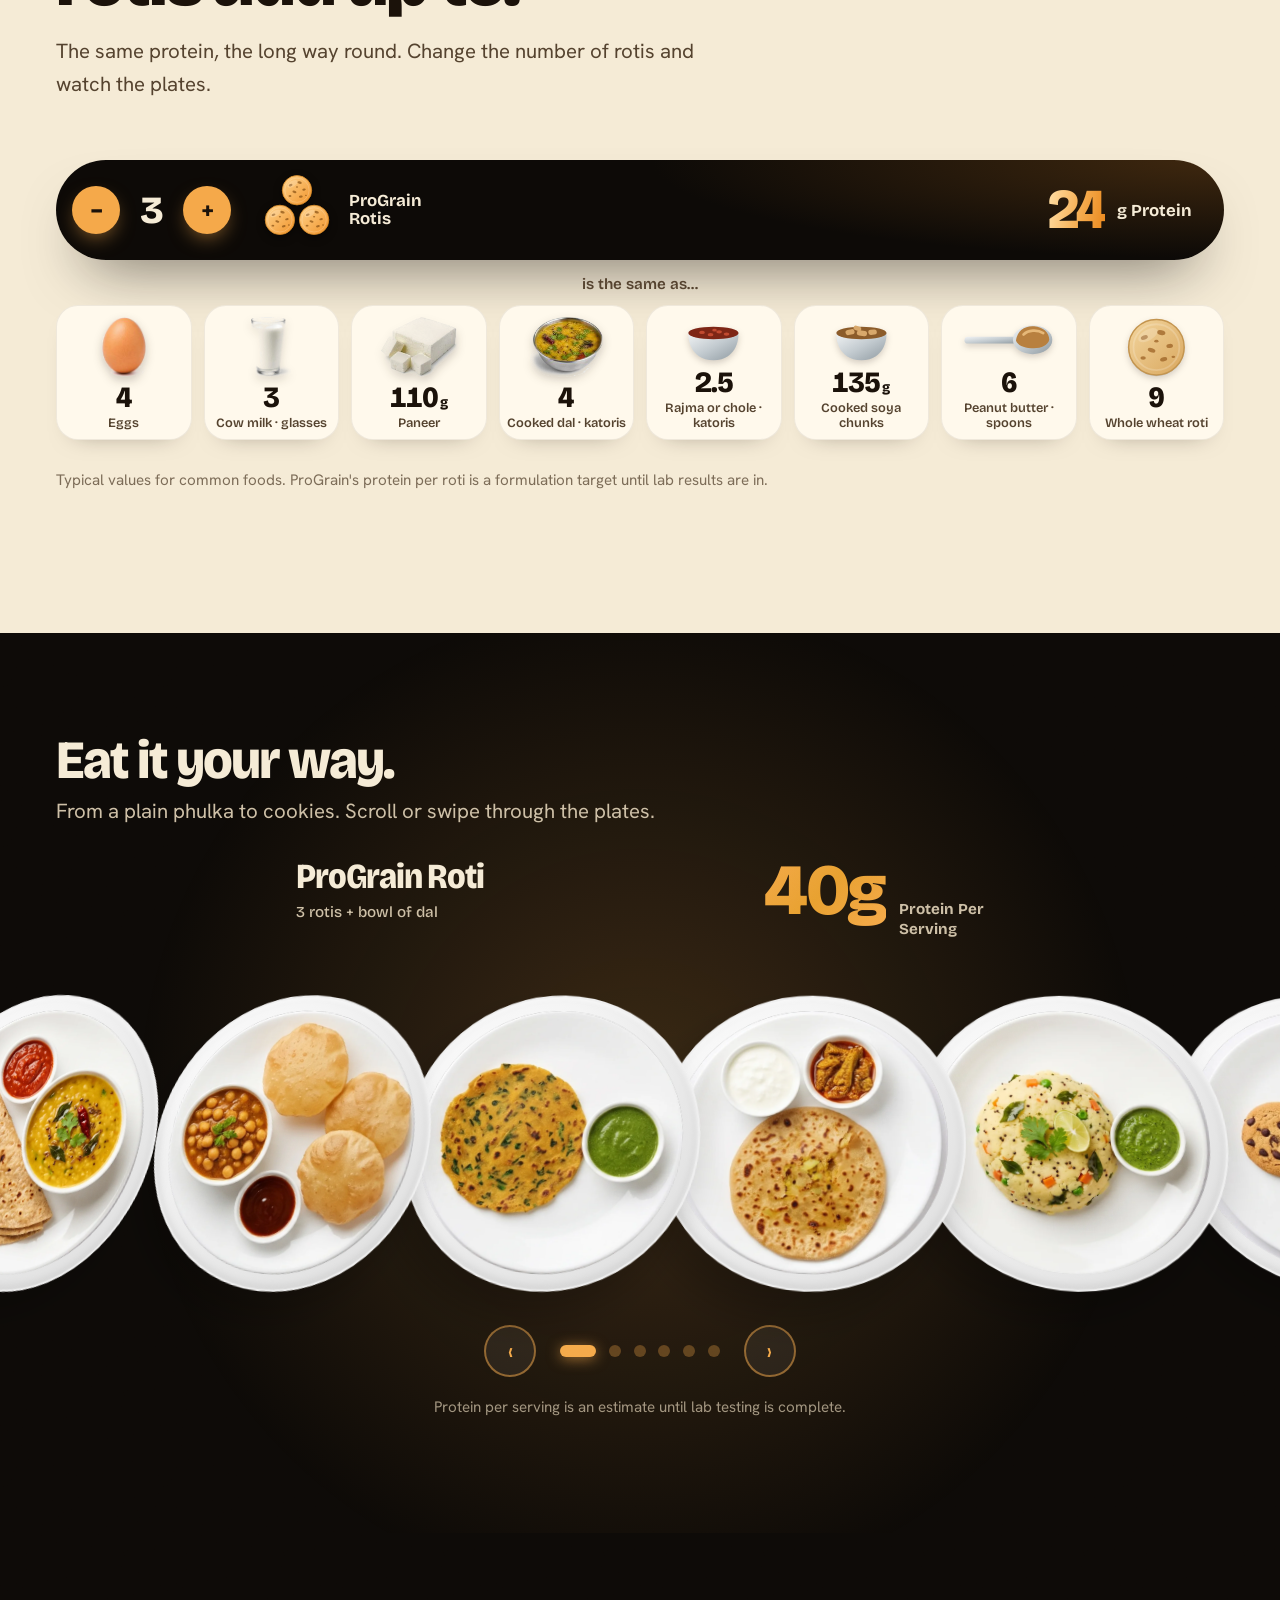
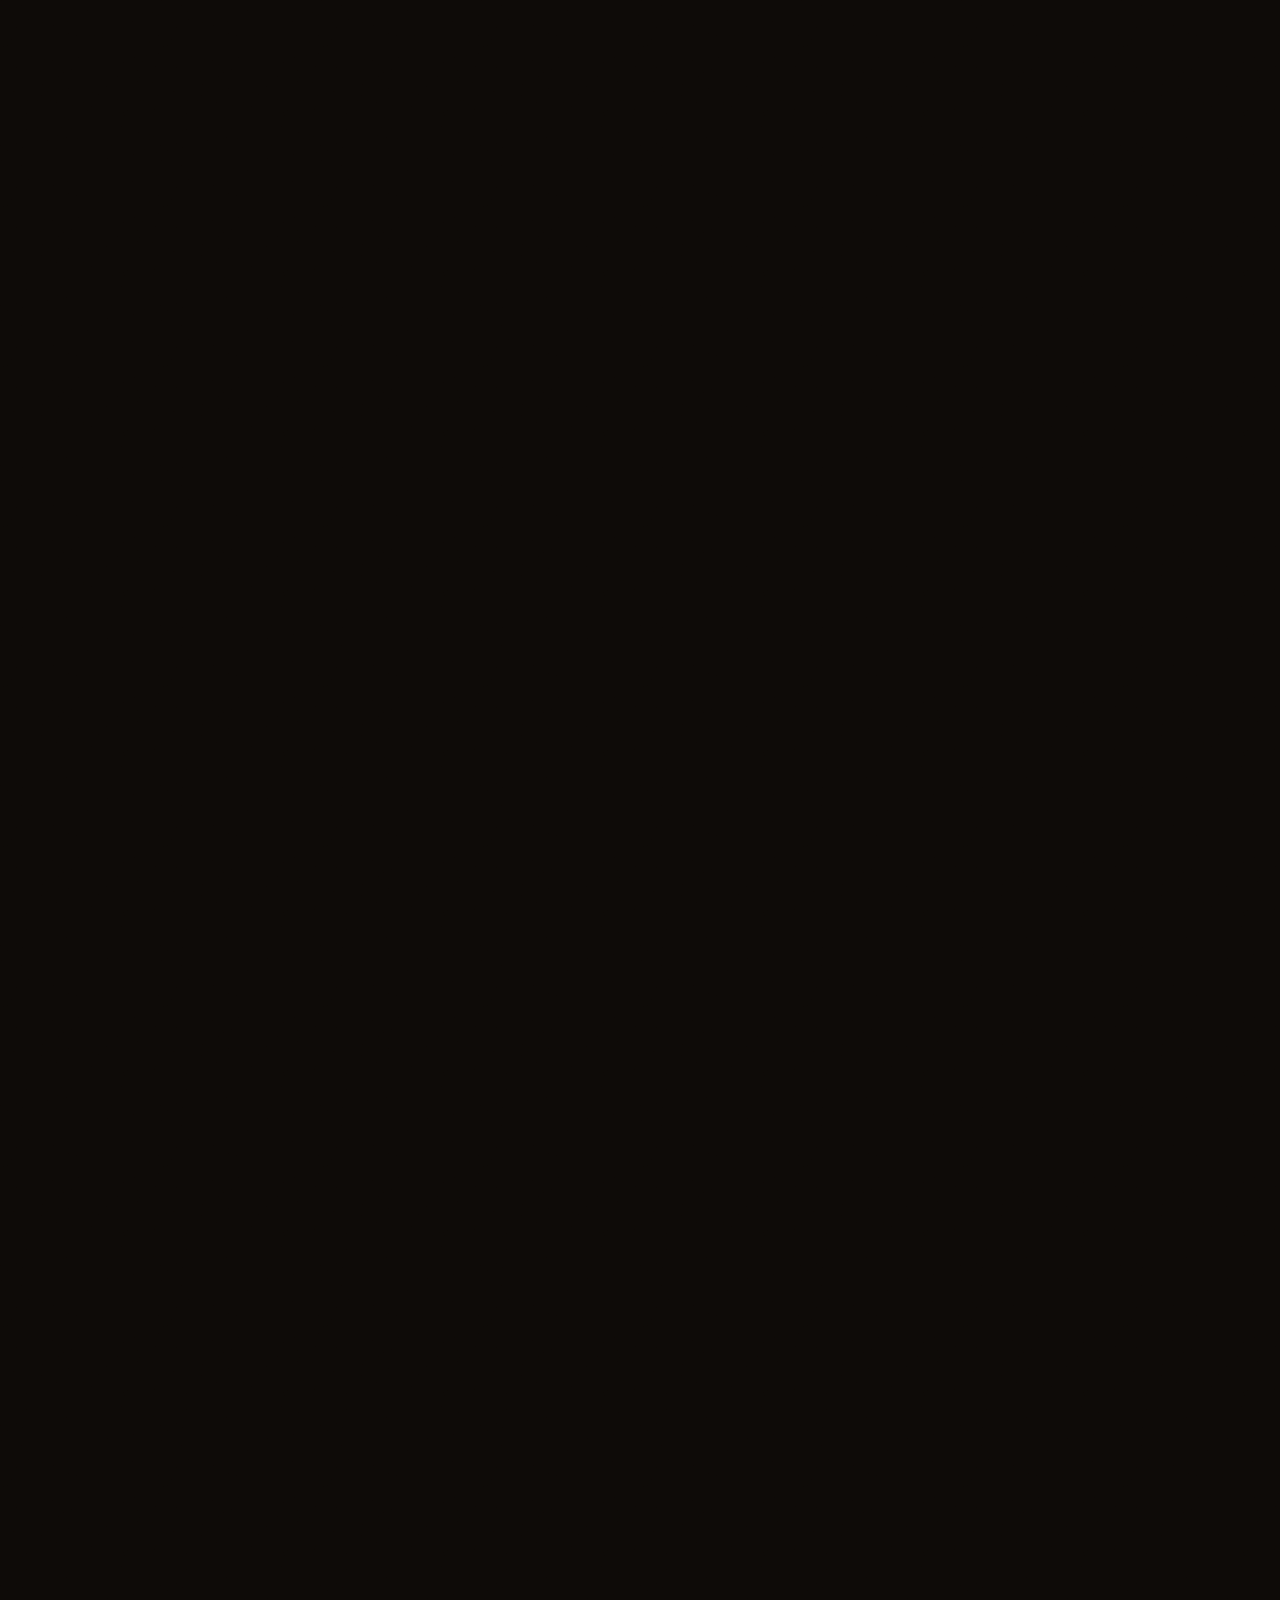
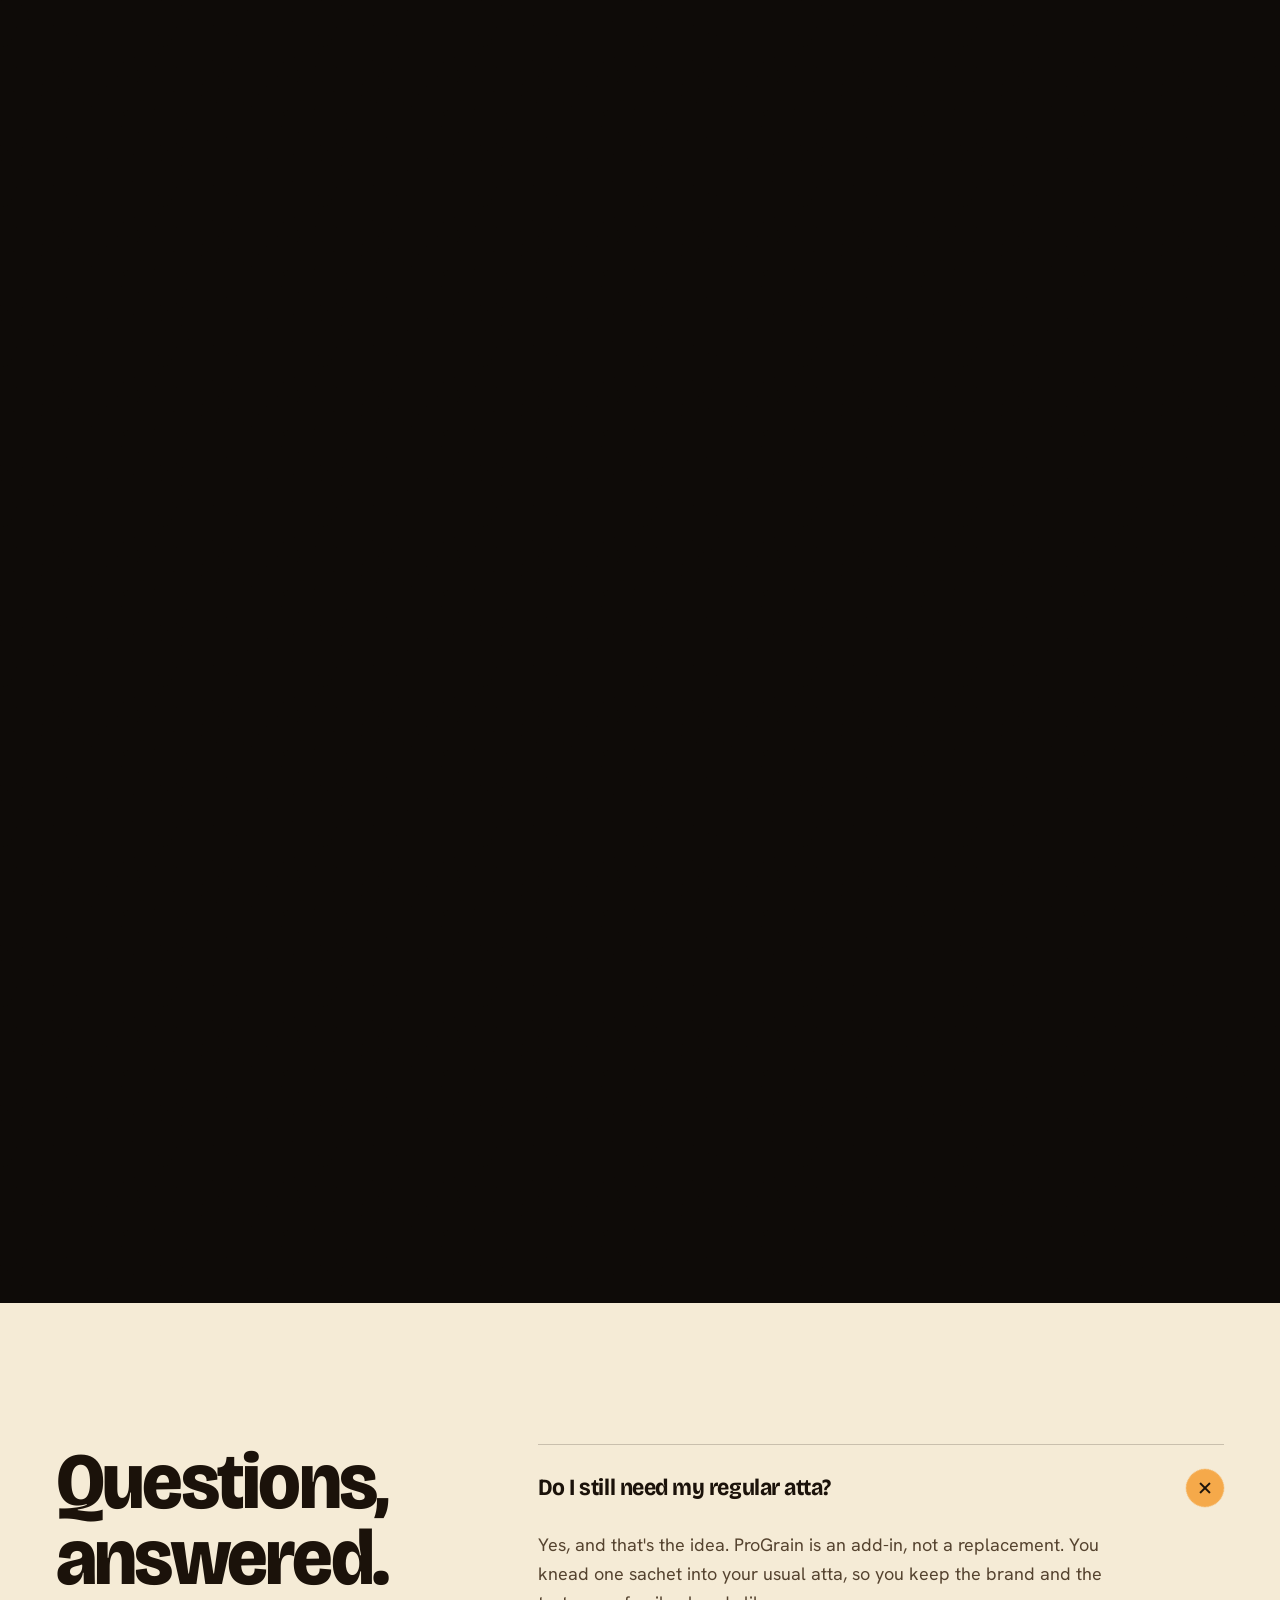
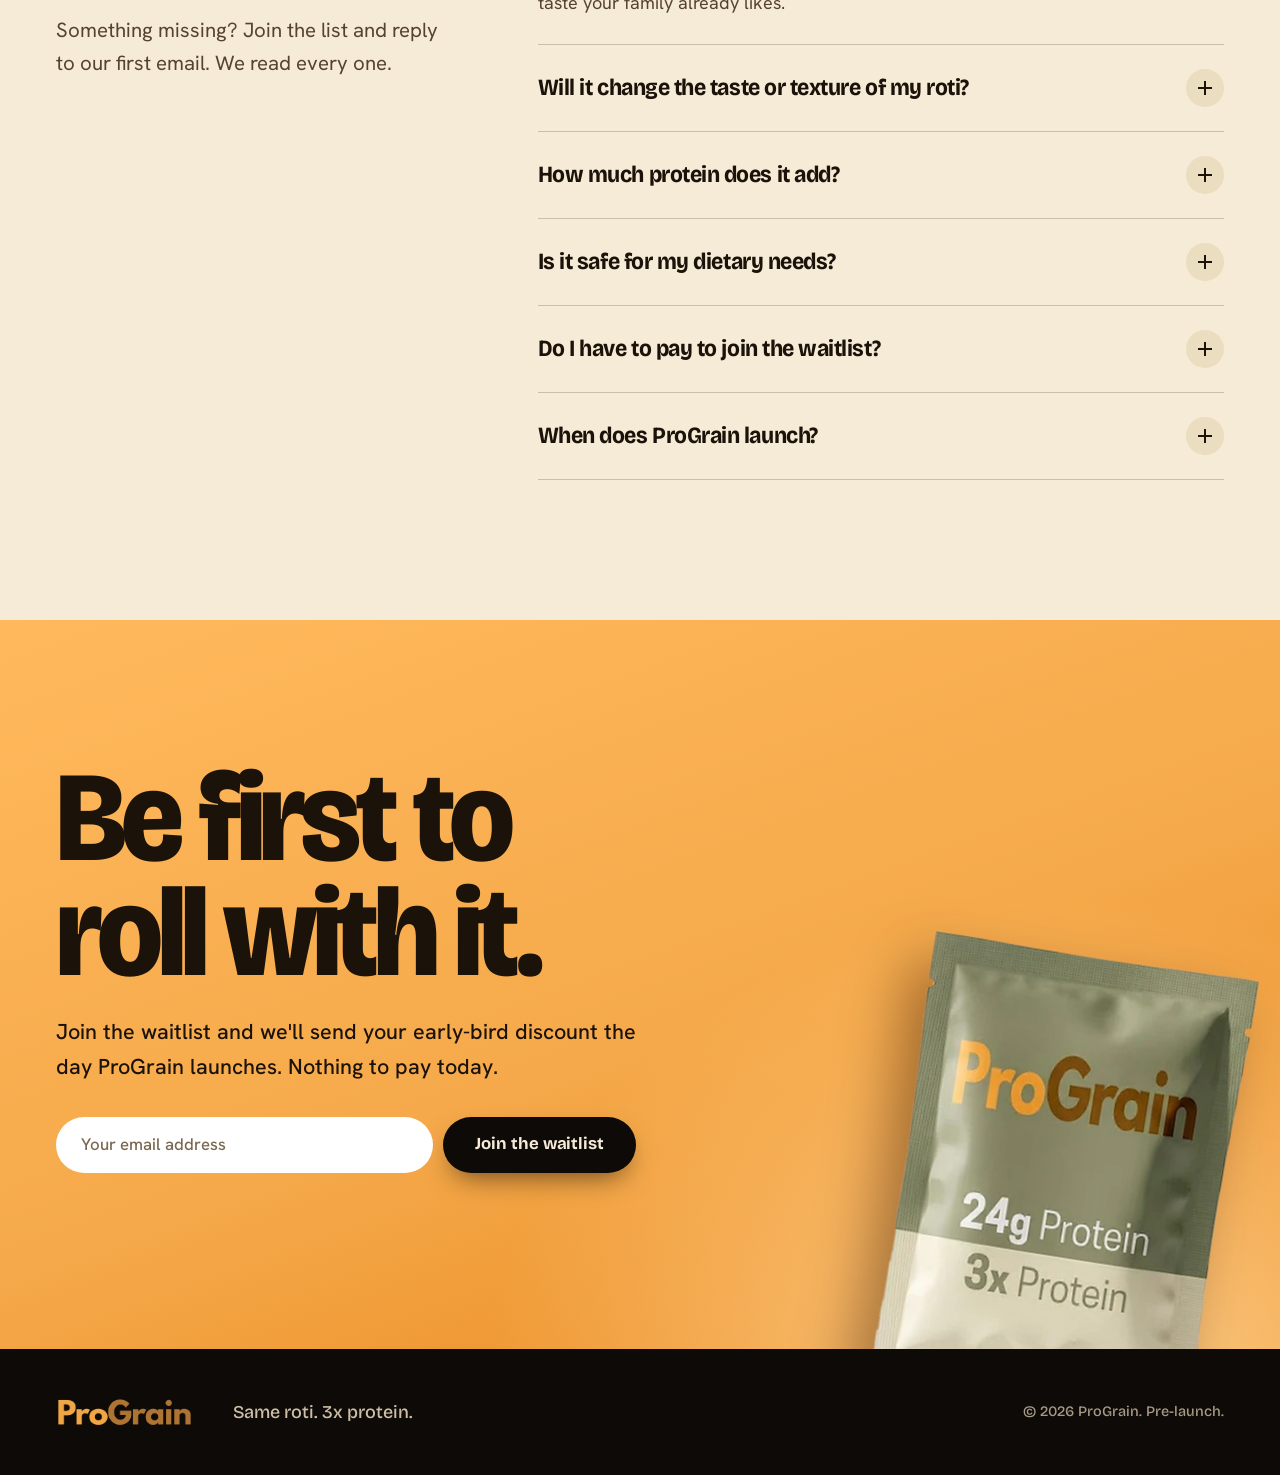
<file: photo-calculator.html>
<!DOCTYPE html>
<html lang="en">

<head>
  <meta charset="UTF-8">
  <meta name="viewport" content="width=device-width, initial-scale=1">
  <title>ProGrain (photo calculator)</title>
  <meta name="robots" content="noindex, nofollow">
  <meta name="description"
    content="ProGrain is a high-protein roti mix you knead into the atta you already use. Join the waitlist for early-bird pricing. No payment needed.">
  <meta name="theme-color" content="#0D0A07">
  <link rel="icon" href="assets/logo.png">
  <link rel="preconnect" href="https://fonts.googleapis.com">
  <link rel="preconnect" href="https://fonts.gstatic.com" crossorigin>
  <link
    href="https://fonts.googleapis.com/css2?family=Bricolage+Grotesque:opsz,wdth,wght@12..96,75..100,300..800&family=Hanken+Grotesk:wght@400;500;600;700&display=swap"
    rel="stylesheet">
  <link rel="stylesheet" href="PlateCarousel/PlateCarousel.css">
  <link rel="stylesheet" href="css/styles.css">
</head>

<body>

  <!-- ============ SVG SPRITE: calculator food icons ============ -->
  <svg width="0" height="0" style="position:absolute" aria-hidden="true" focusable="false">
    <defs>
      <linearGradient id="g-egg" x1="0" y1="0" x2="1" y2="1">
        <stop offset="0" stop-color="#F6DDB6" />
        <stop offset="1" stop-color="#D9A868" />
      </linearGradient>
      <linearGradient id="g-steel" x1="0" y1="0" x2="1" y2="1">
        <stop offset="0" stop-color="#F1F3F4" />
        <stop offset=".5" stop-color="#C3CBD0" />
        <stop offset="1" stop-color="#8F9AA1" />
      </linearGradient>
      <linearGradient id="g-roti" x1="0" y1="0" x2="1" y2="1">
        <stop offset="0" stop-color="#F3D69F" />
        <stop offset="1" stop-color="#D9A75E" />
      </linearGradient>
      <linearGradient id="g-roti-pg" x1="0" y1="0" x2="1" y2="1">
        <stop offset="0" stop-color="#FFD58F" />
        <stop offset="1" stop-color="#F0932A" />
      </linearGradient>
      <symbol id="i-egg" viewBox="0 0 80 100">
        <ellipse cx="40" cy="94" rx="26" ry="4" fill="#000" opacity=".16" />
        <path d="M40 4C62 4 74 42 74 62c0 22-16 32-34 32S6 84 6 62C6 42 18 4 40 4Z" fill="url(#g-egg)" />
        <ellipse cx="27" cy="38" rx="6" ry="14" fill="#fff" opacity=".5" transform="rotate(14 27 38)" />
      </symbol>
      <symbol id="i-milk" viewBox="0 0 80 100">
        <ellipse cx="40" cy="96" rx="26" ry="3.5" fill="#000" opacity=".14" />
        <path d="M10 6h60l-6 88H16L10 6Z" fill="#E6EEF1" stroke="#A8BAC0" stroke-width="2.5" stroke-linejoin="round" />
        <path d="M12.500 22h55l-4 70H16.500L12.500 22Z" fill="#FFFDF7" />
        <path d="M20 28l3 56" stroke="#fff" stroke-width="5" stroke-linecap="round" opacity=".9" />
      </symbol>
      <symbol id="i-paneer" viewBox="0 0 100 90">
        <path d="M50 6 92 28v36L50 86 8 64V28L50 6Z" fill="#F2E9CF" />
        <path d="M50 6 92 28 50 50 8 28 50 6Z" fill="#FFFDF2" />
        <path d="M50 50 92 28v36L50 86V50Z" fill="#E2D5AE" />
        <path d="M8 28 50 50 92 28" stroke="#CBBB8A" stroke-width="1.500" fill="none" />
        <circle cx="40" cy="26" r="2.500" fill="#E7DBB8" />
        <circle cx="60" cy="30" r="2" fill="#E7DBB8" />
      </symbol>
      <symbol id="i-dal" viewBox="0 0 100 80">
        <path d="M6 28h88c0 30-18 48-44 48S6 58 6 28Z" fill="url(#g-steel)" />
        <ellipse cx="50" cy="28" rx="44" ry="11" fill="#EBB43A" />
        <ellipse cx="42" cy="27" rx="16" ry="3.500" fill="#F8D677" opacity=".85" />
        <circle cx="68" cy="30" r="3" fill="#7BA05B" />
        <circle cx="30" cy="31" r="2.500" fill="#C0392B" />
      </symbol>
      <symbol id="i-rajma" viewBox="0 0 100 80">
        <path d="M6 28h88c0 30-18 48-44 48S6 58 6 28Z" fill="url(#g-steel)" />
        <ellipse cx="50" cy="28" rx="44" ry="11" fill="#7E2616" />
        <g fill="#C24A30">
          <ellipse cx="30" cy="27" rx="5" ry="2.800" />
          <ellipse cx="45" cy="31" rx="5" ry="2.800" />
          <ellipse cx="60" cy="26" rx="5" ry="2.800" />
          <ellipse cx="73" cy="30" rx="5" ry="2.800" />
          <ellipse cx="52" cy="23" rx="4" ry="2.400" />
        </g>
      </symbol>
      <symbol id="i-soya" viewBox="0 0 100 80">
        <path d="M6 28h88c0 30-18 48-44 48S6 58 6 28Z" fill="url(#g-steel)" />
        <ellipse cx="50" cy="28" rx="44" ry="11" fill="#8C5C2A" />
        <g fill="#D8A86B">
          <rect x="22" y="22" width="16" height="9" rx="4.500" transform="rotate(-12 30 26)" />
          <rect x="42" y="24" width="18" height="9" rx="4.500" transform="rotate(8 51 28)" />
          <rect x="62" y="22" width="15" height="9" rx="4.500" transform="rotate(-6 70 26)" />
          <rect x="36" y="16" width="14" height="8" rx="4" transform="rotate(18 43 20)" />
        </g>
      </symbol>
      <symbol id="i-pb" viewBox="0 0 120 50">
        <rect x="2" y="21" width="72" height="9" rx="4.500" fill="url(#g-steel)" />
        <ellipse cx="92" cy="25" rx="26" ry="19" fill="url(#g-steel)" />
        <path d="M70 26c2-14 12-20 24-19 12 1 20 8 20 18-2 8-12 12-24 11-10 0-18-4-20-10Z" fill="#B8803F" />
        <path d="M80 18c6-6 18-7 26-2" stroke="#E6B878" stroke-width="3.500" stroke-linecap="round" fill="none" />
      </symbol>
      <symbol id="i-roti" viewBox="0 0 100 100">
      <circle cx="50" cy="52" r="46" fill="#000" opacity=".14"/>
      <circle cx="50" cy="50" r="46" fill="url(#g-roti)" stroke="#C4954F" stroke-width="2.5"/>
      <circle cx="50" cy="50" r="38" fill="none" stroke="#fff" stroke-opacity=".18" stroke-width="3"/>
      <g fill="#9A5F22" opacity=".72"><ellipse cx="30" cy="34" rx="6" ry="3.6" transform="rotate(-20 30 34)"/><ellipse cx="58" cy="26" rx="7" ry="4" transform="rotate(12 58 26)"/><ellipse cx="72" cy="48" rx="5.5" ry="3.4" transform="rotate(-8 72 48)"/><ellipse cx="42" cy="55" rx="6.5" ry="3.6" transform="rotate(18 42 55)"/><ellipse cx="62" cy="70" rx="6" ry="3.4" transform="rotate(-14 62 70)"/><ellipse cx="28" cy="68" rx="4.5" ry="2.8"/><ellipse cx="50" cy="40" rx="3.5" ry="2.2"/><ellipse cx="78" cy="66" rx="3" ry="2"/></g>
      <ellipse cx="36" cy="30" rx="18" ry="9" fill="#fff" opacity=".18" transform="rotate(-30 36 30)"/>
    </symbol>
      <symbol id="i-roti-pg" viewBox="0 0 100 100">
      <circle cx="50" cy="52" r="46" fill="#000" opacity=".14"/>
      <circle cx="50" cy="50" r="46" fill="url(#g-roti-pg)" stroke="#D98A25" stroke-width="2.5"/>
      <circle cx="50" cy="50" r="38" fill="none" stroke="#fff" stroke-opacity=".18" stroke-width="3"/>
      <g fill="#8A5214" opacity=".72"><ellipse cx="30" cy="34" rx="6" ry="3.6" transform="rotate(-20 30 34)"/><ellipse cx="58" cy="26" rx="7" ry="4" transform="rotate(12 58 26)"/><ellipse cx="72" cy="48" rx="5.5" ry="3.4" transform="rotate(-8 72 48)"/><ellipse cx="42" cy="55" rx="6.5" ry="3.6" transform="rotate(18 42 55)"/><ellipse cx="62" cy="70" rx="6" ry="3.4" transform="rotate(-14 62 70)"/><ellipse cx="28" cy="68" rx="4.5" ry="2.8"/><ellipse cx="50" cy="40" rx="3.5" ry="2.2"/><ellipse cx="78" cy="66" rx="3" ry="2"/></g>
      <ellipse cx="36" cy="30" rx="18" ry="9" fill="#fff" opacity=".18" transform="rotate(-30 36 30)"/>
    </symbol>
    </defs>
  </svg>

  <a class="skip-link" href="#main">Skip to content</a>

  <!-- ============ NAV ============ -->
  <header class="nav" data-nav>
    <div class="nav__inner">
      <a class="nav__logo" href="#top" aria-label="ProGrain, home"><img src="assets/logo-dark.png" alt="ProGrain"
          width="730" height="160"></a>
      <nav class="nav__links" aria-label="Primary">
        <a href="#why">Why ProGrain</a>
        <a href="#how">How to use</a>
        <a href="#protein">Protein maths</a>
        <a href="#recipes">Recipes</a>
        <a href="#faq">FAQ</a>
      </nav>
      <a class="btn btn--small nav__cta" href="#waitlist-hero" data-focus-waitlist>Join waitlist</a>
      <button class="nav__toggle" type="button" aria-expanded="false" aria-controls="mobileMenu" aria-label="Open menu"
        data-menu-toggle><span></span><span></span></button>
    </div>
    <nav class="nav__sheet" id="mobileMenu" aria-label="Mobile" hidden>
      <a href="#why">Why ProGrain</a>
      <a href="#how">How to use</a>
      <a href="#protein">Protein maths</a>
      <a href="#recipes">Recipes</a>
      <a href="#faq">FAQ</a>
    </nav>
  </header>

  <main id="main">

    <!-- ============ HERO ============ -->
    <section class="hero" id="top" data-hero>
      <div class="hero__stage" data-stage>
        <div class="hero__glow" aria-hidden="true"></div>
            <div class="floor" aria-hidden="true"></div>
    
        <div class="hero__art" data-art aria-hidden="true">
          <div class="pool"></div>
          <div class="shadow shadow--soft" data-shadow-soft></div>
          <div class="shadow shadow--contact" data-shadow-contact></div>
          <div class="puffs" data-puffs></div>
          <div class="bag" data-bag><img src="assets/sachet.png" alt="" width="804" height="1104" decoding="async"></div>
        </div>

        <div class="hero__copy">
          <h1 class="hero__title"><span>Same roti.</span><span class="hero__title-2">3x protein.</span></h1>
          <p class="hero__lede">ProGrain is a protein mix you knead into the atta you already buy. Same brand, same
            tawa, same roti on the plate. Just three times the protein.</p>

          <form class="waitlist" id="waitlist-hero" data-waitlist novalidate>
            <div class="waitlist__row">
              <label class="sr-only" for="email-hero">Email address</label>
              <input id="email-hero" name="email" type="email" inputmode="email" autocomplete="email"
                placeholder="Your email address" required aria-describedby="hero-note hero-msg">
              <button class="btn" type="submit"><span>Join the waitlist</span></button>
            </div>
            <p class="waitlist__note" id="hero-note">Free to join. No payment, no card. Early members get a launch-day
              discount.</p>
            <p class="waitlist__msg" id="hero-msg" role="status" aria-live="polite"></p>
          </form>
        </div>

        <div class="hero__cue" data-cue aria-hidden="true"><span>Scroll</span><i></i></div>
      </div>
    </section>

    <!-- ============ TICKER ============ -->
    <div class="ticker" aria-hidden="true">
      <div class="ticker__track">
        <span>Waitlist open</span><i></i><span>No payment needed</span><i></i><span>Early-bird
          pricing</span><i></i><span>Same roti. 3x protein.</span><i></i>
        <span>Waitlist open</span><i></i><span>No payment needed</span><i></i><span>Early-bird
          pricing</span><i></i><span>Same roti. 3x protein.</span><i></i>
        <span>Waitlist open</span><i></i><span>No payment needed</span><i></i><span>Early-bird
          pricing</span><i></i><span>Same roti. 3x protein.</span><i></i>
      </div>
    </div>

    <!-- ============ WHY ============ -->
    <section class="section why" id="why">
      <div class="wrap">
        <div class="why__head">
          <h2 class="h2">Why ProGrain</h2>
          <p class="lede">Protein, folded into the roti you already make.</p>
        </div>

        <div class="bento">
          <article class="tile tile--char">
            <div class="tile__text">
              <h3>Just Wheat &amp; Soy</h3>
              <p>No Whey, No Sugar, No Preservative - Just 2 Simple Ingredients</p>
            </div>
            <img class="tile__art tile__art--trio" src="assets/wheat-soy.webp" alt="" loading="lazy">
          </article>

          <article class="tile tile--power">
            <div class="tile__text">
              <h3>Better Nutrition</h3>
              <p>Supports Muscle Growth &amp; Recovery, Keeps You Fuller for Longer</p>
            </div>
            <img class="tile__art tile__art--dumbbell" src="assets/art/dumbbell.svg" alt="" loading="lazy">
          </article>

          <article class="tile tile--amber">
            <div class="tile__text">
              <h3>Same Atta, No Habit Change</h3>
              <p>No Need to buy a New Atta</p>
            </div>
            <img class="tile__art tile__art--bowl" src="assets/atta-bowl.png" alt="" loading="lazy">
          </article>

          <article class="tile tile--sage">
            <div class="tile__text">
              <h3>Tear &amp; Add</h3>
              <p>Hassle Free</p>
            </div>
            <img class="tile__art tile__art--sachet" src="assets/sachet.png" alt="" loading="lazy">
          </article>

          <article class="tile tile--milk">
            <div class="tile__text">
              <h3>Made for daily roti</h3>
              <p>Protein in the food you already eat.</p>
            </div>
            <img class="tile__art tile__art--plate" src="assets/recipes/Roti.webp" alt="" loading="lazy">
          </article>

          <a class="tile tile--crust tile--link" href="#recipes">
            <div class="tile__text">
              <h3>One Mix, Many Dishes</h3>
              <p class="tile__more">Check Out More <svg viewBox="0 0 20 20" aria-hidden="true">
                  <path d="M4 10h11M11 5l5 5-5 5" />
                </svg></p>
            </div>
            <img class="tile__art tile__art--plate2" src="assets/recipes/Parantha.webp" alt="" loading="lazy">
          </a>

          <article class="tile tile--paper">
            <div class="tile__text">
              <h3>High Quality Protein</h3>
              <p>with all 9 Essential Amino Acids</p>
            </div>
            <img class="tile__art tile__art--aminos" src="assets/art/aminos.svg" alt="" loading="lazy">
          </article>
        </div>
      </div>
    </section>

    <!-- ============ HOW TO USE ============ -->
    <section class="how" id="how">
      <video class="how__video" data-video src="assets/direction-of-use.mp4" autoplay muted loop playsinline
        preload="auto" disablepictureinpicture disableremoteplayback tabindex="-1"
        aria-label="How to use ProGrain: add the sachet to your atta before kneading"></video>
      <div class="how__shade" aria-hidden="true"></div>
      <div class="wrap how__inner">
        <div class="how__copy">
          <h2 class="how__title">Just add the mix before kneading your atta<span aria-hidden="true">&hellip;.</span>
          </h2>
          <p class="how__done">That's it.</p>
        </div>
      </div>
    </section>

    <!-- ============ PROTEIN CALCULATOR ============ -->
    <section class="section protein" id="protein">
      <div class="wrap">
        <div class="protein__head">
          <h2 class="h2">What <span data-n-label>3 ProGrain rotis</span> add up to.</h2>
          <p class="lede">The same protein, the long way round. Change the number of rotis and watch the plates.</p>
        </div>

        <div class="calc calc--mini" data-calc>
      <div class="calc__panel">
        <div class="stepper" role="group" aria-label="Number of ProGrain rotis">
          <button type="button" class="stepper__btn" data-step="-1" aria-label="One less roti">&minus;</button>
          <output class="stepper__val" data-n aria-live="polite">3</output>
          <button type="button" class="stepper__btn" data-step="1" aria-label="One more roti">+</button>
        </div>
        <div class="calc__unit"><svg class="calc__cluster" data-cluster viewBox="0 0 100 100" aria-hidden="true"></svg><span>ProGrain<br>Rotis</span></div>
        <p class="calc__total"><b data-total>24</b><span>g Protein</span></p>
      </div>
      <p class="calc__eq">is the same as&hellip;</p>
      <div class="calc__grid" data-grid></div>
    </div>
    <p class="fineprint">Typical values for common foods. ProGrain's protein per roti is a formulation target until
          lab results are in.</p>
      </div>
    </section>

    <!-- ============ RECIPES ============ -->
    <section class="section recipes" id="recipes" data-recipes>
  <div class="recipes__sticky">
        <div class="wrap recipes__head">
          <h2 class="h2">Eat it your way.</h2>
          <p class="lede">From a plain phulka to cookies. Scroll or swipe through the plates.</p>
        </div>
        <div id="plateCarouselMount"></div>
        <p class="fineprint recipes__note">Protein per serving is an estimate until lab testing is complete.</p>
      </section>
  </div>
</section>

    <!-- ============ FAQ ============ -->
    <section class="section faq" id="faq">
      <div class="wrap faq__grid">
        <div class="faq__intro">
          <h2 class="h2">Questions, answered.</h2>
          <p class="lede">Something missing? Join the list and reply to our first email. We read every one.</p>
        </div>
        <div class="faq__list">
          <details open>
            <summary>Do I still need my regular atta?</summary>
            <p>Yes, and that's the idea. ProGrain is an add-in, not a replacement. You knead one sachet into your usual
              atta, so you keep the brand and the taste your family already likes.</p>
          </details>
          <details>
            <summary>Will it change the taste or texture of my roti?</summary>
            <p>We built the recipe so your roti still rolls, puffs and tastes like roti. Taste is personal though, so
              we'll share sampling details with the waitlist before launch.</p>
          </details>
          <details>
            <summary>How much protein does it add?</summary>
            <p>Our target is about 8 g per roti, roughly three times a plain whole wheat roti. That is a target until
              independent lab results are in. We'll publish the full nutrition panel once they are.</p>
          </details>
          <details>
            <summary>Is it safe for my dietary needs?</summary>
            <p>ProGrain contains wheat (gluten) and soy, so it is not suitable if you are allergic to either. The final
              allergen list will be on the pack. If you have diabetes, kidney conditions or any medical diet, please
              check with your doctor first.</p>
          </details>
          <details>
            <summary>Do I have to pay to join the waitlist?</summary>
            <p>No. Joining is free and you won't be asked for payment details. You'll get an email when we launch, with
              your early-bird discount.</p>
          </details>
          <details>
            <summary>When does ProGrain launch?</summary>
            <p>We're finishing licensing, lab testing and packaging. Waitlist members hear first, and we'll share a date
              as soon as it's firm.</p>
          </details>
        </div>
      </div>
    </section>

    <!-- ============ FINAL CTA ============ -->
    <section class="cta" id="join">
      <img class="cta__sachet" src="assets/sachet.png" alt="" loading="lazy">
      <div class="wrap cta__inner">
        <h2 class="cta__title">Be first to roll with it.</h2>
        <p class="cta__sub">Join the waitlist and we'll send your early-bird discount the day ProGrain launches. Nothing
          to pay today.</p>
        <form class="waitlist waitlist--light" id="waitlist-cta" data-waitlist novalidate>
          <div class="waitlist__row">
            <label class="sr-only" for="email-cta">Email address</label>
            <input id="email-cta" name="email" type="email" inputmode="email" autocomplete="email"
              placeholder="Your email address" required aria-describedby="cta-msg">
            <button class="btn btn--dark" type="submit"><span>Join the waitlist</span></button>
          </div>
          <p class="waitlist__msg" id="cta-msg" role="status" aria-live="polite"></p>
        </form>
      </div>
    </section>

  </main>

  <footer class="footer">
    <div class="wrap footer__inner">
      <img src="assets/logo-dark.png" alt="ProGrain" width="730" height="160">
      <p>Same roti. 3x protein.</p>
      <p class="footer__legal">&copy; 2026 ProGrain. Pre-launch.
        <!-- TODO: FSSAI licence no. and contact details once issued -->
      </p>
    </div>
  </footer>

  <script src="js/protein-data-photos.js"></script>
  <script src="PlateCarousel/PlateCarousel.js"></script>
  <script src="js/hero.js"></script>
  <script src="js/main.js"></script>
</body>

</html>
</file>
<file: PlateCarousel/PlateCarousel.css>
/* =========================================================
   3D Plate Carousel (A24 CD Edge-to-Edge Linear Scroll)
   Standalone CSS Styling
   ========================================================= */

:root {
    --pc-accent: #C87A1E;
    --pc-text-dark: #1A1008;
    --pc-text-muted: #6B5B45;
    --pc-bg: #F7F4EF;
    --pc-font: 'Outfit', -apple-system, BlinkMacSystemFont, 'Segoe UI', Roboto, sans-serif;
}

.lpc-mount {
    width: 100%;
    background: transparent;
    padding: 0 0 0.5rem;
    overflow: hidden;
    position: relative;
    user-select: none;
    display: flex;
    flex-direction: column;
    align-items: center;
    font-family: var(--pc-font);
}

.lpc-scene {
    width: 100%;
    perspective: 1200px;
    position: relative;
    height: 50vh;
    min-height: 380px;
    max-height: 560px;
    display: flex;
    align-items: center;
}

.lpc-track {
    position: absolute;
    top: 0;
    left: 0;
    height: 100%;
    display: flex;
    align-items: center;
    transform-style: preserve-3d;
    will-change: transform;
}

.lpc-plate-wrapper {
    position: absolute;
    top: 50%;
    left: 0;
    width: 45vh;
    height: 45vh;
    min-width: 300px;
    min-height: 300px;
    max-width: 480px;
    max-height: 480px;
    margin-top: calc(-22.5vh);
    transform-style: preserve-3d;
    will-change: transform;
}

/* 3D Ceramic Plate */
.lpc-plate {
    width: 100%;
    height: 100%;
    position: relative;
    border-radius: 50%;
    transform-style: preserve-3d;
    background: radial-gradient(circle at 35% 35%, #FFFFFF 0%, #F4F4F4 40%, #E2E2E2 75%, #D0D0D0 100%);
    box-shadow: 
        -15px 25px 40px rgba(0, 0, 0, 0.25), 
        inset 0 2px 5px rgba(255, 255, 255, 0.8), 
        inset 0 -2px 10px rgba(0, 0, 0, 0.1);
    border: 2px solid #EFEFEF;
}

.lpc-food-img {
    width: 90%;
    height: 90%;
    object-fit: cover;
    border-radius: 50%;
    position: absolute;
    top: 5%;
    left: 5%;
    box-shadow: inset 0 8px 15px rgba(0, 0, 0, 0.3);
}

/* Info Panel Header */
.lpc-info-panel {
    text-align: left;
    position: relative;
    min-height: 110px;
    width: 100%;
    max-width: 800px;
    margin: 0.5rem auto 1rem;
    padding: 0 2rem;
}

.lpc-info-slide {
    position: absolute;
    inset: 0;
    display: flex;
    flex-direction: row;
    align-items: center;
    justify-content: space-between;
    gap: 2rem;
    opacity: 0;
    transform: translateY(15px);
    pointer-events: none;
    transition: opacity 0.4s cubic-bezier(0.25, 1, 0.5, 1), transform 0.4s cubic-bezier(0.25, 1, 0.5, 1);
}

.lpc-info-text-group {
    flex: 1;
}

.lpc-info-slide.active {
    opacity: 1;
    transform: translateY(0);
    pointer-events: auto;
}

.lpc-info-tag {
    display: inline-block;
    font-size: 0.7rem;
    font-weight: 700;
    letter-spacing: 0.15em;
    text-transform: uppercase;
    color: var(--pc-accent);
    background: rgba(200, 122, 30, 0.12);
    border: 1px solid rgba(200, 122, 30, 0.3);
    padding: 4px 14px;
    border-radius: 20px;
    margin-bottom: 0.5rem;
}

.lpc-info-title {
    font-size: clamp(1.6rem, 4vw, 2.2rem);
    font-weight: 800;
    color: var(--pc-text-dark);
    margin: 0;
    line-height: 1.1;
}

.lpc-info-portion {
    font-size: 0.95rem;
    color: var(--pc-text-muted);
    margin: 0.2rem 0 0.8rem;
    font-weight: 500;
}

.lpc-protein-callout {
    display: flex;
    align-items: baseline;
    gap: 0.8rem;
    justify-content: flex-end;
    flex: 1;
}

.lpc-protein-num {
    font-size: clamp(3rem, 7vw, 4.5rem);
    font-weight: 900;
    line-height: 1;
    background: linear-gradient(135deg, var(--pc-accent) 0%, #E8A030 50%, var(--pc-accent) 100%);
    -webkit-background-clip: text;
    -webkit-text-fill-color: transparent;
    background-clip: text;
    letter-spacing: -0.03em;
}

.lpc-protein-label {
    font-size: 0.95rem;
    font-weight: 700;
    color: var(--pc-text-muted);
    text-transform: uppercase;
    letter-spacing: 0.1em;
    line-height: 1.3;
    text-align: left;
}

/* Controls & Dots */
.lpc-controls {
    display: flex;
    align-items: center;
    justify-content: center;
    gap: 1.5rem;
    margin-top: 1rem;
}

.lpc-nav-btn {
    width: 48px;
    height: 48px;
    border-radius: 50%;
    border: 2px solid rgba(200, 122, 30, 0.3);
    background: #FFFFFF;
    color: var(--pc-accent);
    font-size: 1.5rem;
    line-height: 1;
    display: flex;
    align-items: center;
    justify-content: center;
    cursor: pointer;
    transition: all 0.3s cubic-bezier(0.25, 1, 0.5, 1);
    box-shadow: 0 4px 15px rgba(0, 0, 0, 0.05);
}

.lpc-nav-btn:hover {
    background: var(--pc-accent);
    color: #FFFFFF;
    border-color: var(--pc-accent);
    box-shadow: 0 8px 25px rgba(200, 122, 30, 0.4);
    transform: scale(1.1);
}

.lpc-dots {
    display: flex;
    align-items: center;
    gap: 0.8rem;
}

.lpc-dot {
    width: 12px;
    height: 12px;
    border-radius: 50%;
    background: rgba(200, 122, 30, 0.25);
    border: none;
    cursor: pointer;
    transition: all 0.3s cubic-bezier(0.25, 1, 0.5, 1);
    padding: 0;
}

.lpc-dot:hover {
    background: rgba(200, 122, 30, 0.6);
    transform: scale(1.2);
}

.lpc-dot.active {
    width: 36px;
    border-radius: 10px;
    background: var(--pc-accent);
    box-shadow: 0 2px 8px rgba(200, 122, 30, 0.4);
}

/* Responsive adjustments */
@media (max-width: 768px) {
    .lpc-scene {
        perspective: 800px;
        height: 40vh;
        min-height: 280px;
    }
    
    .lpc-plate-wrapper {
        width: 35vh;
        height: 35vh;
        min-width: 240px;
        min-height: 240px;
        margin-top: calc(-17.5vh);
    }
    
    .lpc-info-panel {
        margin: 0.5rem auto;
        min-height: 140px;
    }
    
    .lpc-info-slide {
        flex-direction: column;
        align-items: flex-start;
        gap: 0.5rem;
    }

    .lpc-protein-callout {
        justify-content: flex-start;
    }
}
</file>
<file: css/styles.css>
/* =========================================================
   ProGrain v2: "ember kitchen"
   Palette: logo amber + crust brown, sachet sage, warm charcoal.
   Fonts: Bricolage Grotesque (display) + Hanken Grotesk (text).
   These are PLACEHOLDER brand choices pending founder sign-off.
   ========================================================= */

:root {
  --char: #0D0A07;
  --smoke: #17110B;
  --ember: #2A1A0E;
  --amber: #F5A94A;
  --gold: #FFC978;
  --burnt: #C8801E;
  --crust: #5A3813;
  --sage: #A9B598;
  --sage-deep: #5E6B52;
  --cream: #F5EBD6;
  --milk: #FFF9EC;
  --paper: #EBDDBF;
  --ink: #1B120A;
  --ink-soft: #55432F;
  --on-dark: #F5EBD6;
  --on-dark-soft: #CDBFA6;
  --danger: #A32A12;

  --font-display: 'Bricolage Grotesque', system-ui, sans-serif;
  --font-body: 'Hanken Grotesk', system-ui, sans-serif;

  --nav-h: 72px;
  --gutter: clamp(20px, 5vw, 56px);
  --max: 1240px;
  --ease: cubic-bezier(.2, .8, .2, 1);
  --noise: url("data:image/svg+xml;utf8,<svg xmlns='http://www.w3.org/2000/svg' width='160' height='160'><filter id='n'><feTurbulence type='fractalNoise' baseFrequency='.8' numOctaves='2' stitchTiles='stitch'/><feColorMatrix values='0 0 0 0 1  0 0 0 0 .9  0 0 0 0 .75  0 0 0 .55 0'/></filter><rect width='100%' height='100%' filter='url(%23n)'/></svg>");

  /* carousel theme hooks */
  --pc-accent: var(--amber);
  --pc-text-dark: var(--on-dark);
  --pc-text-muted: var(--on-dark-soft);
  --pc-font: var(--font-display);
}

*, *::before, *::after { box-sizing: border-box; }
html { scroll-behavior: smooth; scroll-padding-top: calc(var(--nav-h) + 8px); -webkit-text-size-adjust: 100%; background: var(--char); }
body {
  margin: 0; background: var(--char); color: var(--on-dark);
  font-family: var(--font-body); font-size: 1.125rem; line-height: 1.6;
  -webkit-font-smoothing: antialiased; overflow-x: clip;
}
img, svg, video { display: block; max-width: 100%; }
h1, h2, h3, p, figure, dl, dd, ul { margin: 0; padding: 0; }
ul { list-style: none; }
a { color: inherit; }
button, input { font: inherit; color: inherit; }

.sr-only { position: absolute; width: 1px; height: 1px; overflow: hidden; clip: rect(0 0 0 0); white-space: nowrap; }
.skip-link { position: fixed; left: 12px; top: -80px; z-index: 300; background: var(--amber); color: var(--ink); padding: 10px 16px; border-radius: 10px; font-family: var(--font-display); font-weight: 700; transition: top .2s; }
.skip-link:focus { top: 12px; }
:focus-visible { outline: 3px solid var(--gold); outline-offset: 3px; border-radius: 8px; }

.wrap { width: min(var(--max), 100% - var(--gutter) * 2); margin-inline: auto; }
.section { padding-block: clamp(80px, 11vw, 150px); position: relative; }

.h2 {
  font-family: var(--font-display); font-weight: 800; font-stretch: 94%;
  font-size: clamp(2.5rem, 6.2vw, 5rem); line-height: .96; letter-spacing: -.035em; text-wrap: balance;
}
.lede { margin-top: 1.1rem; max-width: 32em; font-size: clamp(1.1rem, 1.6vw, 1.3rem); }
.fineprint { margin-top: 28px; font-size: .95rem; opacity: .75; }

/* light sections */
.why, .protein, .faq { background: var(--cream); color: var(--ink); }
.why .lede, .protein .lede, .faq .lede, .fineprint { color: var(--ink-soft); }

/* ---------- Buttons ---------- */
.btn {
  display: inline-flex; align-items: center; justify-content: center; gap: .5rem;
  min-height: 56px; padding: 0 32px;
  font-family: var(--font-display); font-weight: 700; font-size: 1.05rem; letter-spacing: -.005em;
  color: var(--ink); background: linear-gradient(180deg, #FFCB82 0%, var(--amber) 100%);
  border: 0; border-radius: 999px; cursor: pointer; text-decoration: none; white-space: nowrap;
  box-shadow: inset 0 1px 0 rgba(255, 255, 255, .55), 0 10px 30px -8px rgba(245, 169, 74, .65);
  transition: transform .2s var(--ease), box-shadow .2s var(--ease), filter .2s;
  touch-action: manipulation;
}
.btn:hover { transform: translateY(-2px); box-shadow: inset 0 1px 0 rgba(255, 255, 255, .55), 0 16px 40px -8px rgba(245, 169, 74, .85); filter: brightness(1.05); }
.btn:active { transform: translateY(1px) scale(.98); }
.btn:disabled { opacity: .6; cursor: progress; transform: none; }
.btn--small { min-height: 44px; padding: 0 22px; font-size: .95rem; }
.btn--dark { background: var(--char); color: var(--cream); box-shadow: 0 12px 28px -10px rgba(0, 0, 0, .6); }
.btn--dark:hover { box-shadow: 0 18px 36px -10px rgba(0, 0, 0, .7); filter: none; background: #1d140b; }
.btn.is-loading span::after { content: ''; display: inline-block; width: 14px; height: 14px; margin-left: 10px; border: 2px solid currentColor; border-right-color: transparent; border-radius: 50%; vertical-align: -2px; animation: spin .7s linear infinite; }
@keyframes spin { to { transform: rotate(360deg); } }

/* ---------- Nav ---------- */
.nav { position: fixed; inset: 0 0 auto 0; z-index: 100; height: var(--nav-h); transition: background .3s, box-shadow .3s; }
.nav.is-stuck, .nav.is-open { background: rgba(13, 10, 7, .78); -webkit-backdrop-filter: blur(16px) saturate(1.4); backdrop-filter: blur(16px) saturate(1.4); box-shadow: 0 1px 0 rgba(245, 169, 74, .16); }
.nav__inner { width: min(1400px, 100% - var(--gutter) * 2); height: 100%; margin-inline: auto; display: flex; align-items: center; gap: 28px; }
.nav__logo { display: block; margin-right: auto; }
.nav__logo img { height: 30px; width: auto; }
.nav__links { display: flex; gap: 30px; }
.nav__links a { font-weight: 500; font-size: .98rem; text-decoration: none; padding: 8px 2px; position: relative; color: var(--on-dark-soft); transition: color .2s; }
.nav__links a:hover { color: var(--cream); }
.nav__links a::after { content: ''; position: absolute; left: 0; right: 0; bottom: 2px; height: 2px; background: var(--amber); transform: scaleX(0); transform-origin: left; transition: transform .3s var(--ease); }
.nav__links a:hover::after { transform: scaleX(1); }
.nav__toggle { display: none; width: 44px; height: 44px; border: 0; background: none; cursor: pointer; position: relative; border-radius: 12px; }
.nav__toggle span { position: absolute; left: 11px; right: 11px; height: 2.5px; border-radius: 2px; background: var(--cream); transition: transform .3s var(--ease), top .3s var(--ease); }
.nav__toggle span:first-child { top: 16px; } .nav__toggle span:last-child { top: 26px; }
.nav__toggle[aria-expanded="true"] span:first-child { top: 21px; transform: rotate(45deg); }
.nav__toggle[aria-expanded="true"] span:last-child { top: 21px; transform: rotate(-45deg); }
.nav__sheet { position: absolute; top: 100%; left: 0; right: 0; display: grid; padding: 8px var(--gutter) 24px; background: var(--char); box-shadow: 0 24px 40px -20px rgba(0, 0, 0, .8); }
.nav__sheet[hidden] { display: none; }
.nav__sheet a { font-family: var(--font-display); font-weight: 700; font-size: 1.5rem; text-decoration: none; padding: 16px 0; border-bottom: 1px solid rgba(245, 169, 74, .18); }

/* ---------- Hero ---------- */
.hero { position: relative; }
.hero__stage {
  --ground-h: clamp(130px, 24svh, 250px);
  --art-h: min(64svh, 660px);
  --art-right: clamp(24px, 9vw, 170px);
  position: relative; overflow: hidden; isolation: isolate;
  min-height: max(100svh, 660px);
  display: flex; align-items: center;
  padding: calc(var(--nav-h) + 12px) var(--gutter) calc(var(--ground-h) * .9);
  background: var(--char);
}
.how::after, .recipes::after { content: ''; position: absolute; inset: 0; background: var(--noise); opacity: .07; mix-blend-mode: overlay; pointer-events: none; z-index: 5; }
.hero__glow { position: absolute; inset: 0; z-index: 0;
  background: radial-gradient(46% 62% at 74% 52%, rgba(245, 169, 74, .16), rgba(245, 169, 74, 0) 70%); }
.floor { position: absolute; inset: auto 0 0 0; height: var(--ground-h); z-index: 0; background: linear-gradient(180deg, rgba(255, 255, 255, .035), rgba(255, 255, 255, 0)); }

.motes { position: absolute; inset: 0; z-index: 1; pointer-events: none; }
.motes i { position: absolute; border-radius: 50%; background: #FFD79A; width: var(--s); height: var(--s); filter: blur(var(--b)); opacity: 0; animation: mote var(--d) ease-in-out var(--dl) infinite; }
@keyframes mote { 0% { transform: translate(0, 0); opacity: 0; } 25% { opacity: var(--o); } 100% { transform: translate(var(--dx), -150px); opacity: 0; } }

.hero__copy { position: relative; z-index: 3; width: min(700px, 100%); margin-left: max(0px, calc((100% - var(--max)) / 2)); }
.hero__title { font-family: var(--font-display); font-weight: 800; font-stretch: 94%; font-size: clamp(3.2rem, min(8vw, 14.5svh), 7.8rem); line-height: .92; letter-spacing: -.04em; color: var(--cream); }
.hero__title span { display: block; }
.hero__title-2 { background: linear-gradient(100deg, #FFE0A8 0%, var(--amber) 48%, #E9871C 100%); -webkit-background-clip: text; background-clip: text; color: transparent; padding-bottom: .06em; }
.hero__lede { margin-top: 1.5rem; max-width: 29em; font-size: clamp(1.1rem, 1.5vw, 1.3rem); color: var(--on-dark-soft); }

.hero__art { position: absolute; z-index: 1; height: var(--art-h); aspect-ratio: 804 / 1104; right: var(--art-right); bottom: calc(var(--ground-h) * .44); }
.bag { position: absolute; inset: 0; transform-origin: 50% 100%; will-change: transform; }
.bag img { width: 100%; height: 100%; object-fit: contain; filter: drop-shadow(0 12px 22px rgba(0, 0, 0, .5)); }
.pool { position: absolute; left: 50%; bottom: -9%; width: 230%; height: 18%; transform: translateX(-50%); border-radius: 50%; background: radial-gradient(closest-side, rgba(255, 196, 120, .55), rgba(245, 169, 74, .16) 55%, rgba(245, 169, 74, 0) 100%); }
.shadow { position: absolute; left: 50%; bottom: 0; border-radius: 50%; transform: translateX(-50%); pointer-events: none; will-change: transform, opacity; }
.shadow--soft { width: 150%; height: 12%; margin-bottom: -6%; background: radial-gradient(closest-side, rgba(20, 8, 0, .8), rgba(20, 8, 0, 0)); opacity: .3; }
.shadow--contact { width: 104%; height: 6%; margin-bottom: -3%; background: radial-gradient(closest-side, rgba(0, 0, 0, 1), rgba(0, 0, 0, 0)); opacity: 0; }
.puffs { position: absolute; left: 0; right: 0; bottom: 0; height: 0; pointer-events: none; z-index: 2; }
.puffs i { position: absolute; bottom: 0; border-radius: 50%; background: radial-gradient(circle at 40% 40%, #FFF4DC 0%, rgba(255, 226, 170, .7) 52%, rgba(255, 226, 170, 0) 72%); opacity: 0; }

.hero__cue { display: none; }

/* waitlist form (shared) */
.waitlist { margin-top: 2rem; max-width: 580px; }
.waitlist__row { display: flex; gap: 10px; }
.waitlist input {
  flex: 1; min-width: 0; min-height: 56px; padding: 0 24px;
  font-size: 1.05rem; font-weight: 500;
  background: rgba(255, 255, 255, .08); color: var(--cream);
  border: 1px solid rgba(255, 255, 255, .22); border-radius: 999px;
  -webkit-backdrop-filter: blur(10px); backdrop-filter: blur(10px);
  transition: border-color .2s, box-shadow .2s, background .2s;
}
.waitlist input::placeholder { color: #B5A68C; }
.waitlist input:focus-visible { outline: none; border-color: var(--amber); background: rgba(255, 255, 255, .12); box-shadow: 0 0 0 4px rgba(245, 169, 74, .3); }
.waitlist input[aria-invalid="true"] { border-color: #FF8F73; }
.waitlist__note { margin-top: 14px; font-size: .98rem; color: var(--on-dark-soft); }
.waitlist__msg { margin-top: 10px; min-height: 1.6em; font-family: var(--font-display); font-weight: 600; font-size: 1rem; }
.waitlist.is-error .waitlist__msg { color: #FFA48C; }
.waitlist.is-done .waitlist__msg { color: var(--gold); }
.waitlist.is-done .waitlist__msg::before { content: '\2713\00a0'; }
.waitlist__note--light { color: var(--ink); opacity: .8; }
.waitlist--light input { background: #fff; color: var(--ink); border-color: transparent; }
.waitlist--light input::placeholder { color: #7A6850; }
.waitlist--light input:focus-visible { border-color: var(--char); box-shadow: 0 0 0 4px rgba(13, 10, 7, .3); background: #fff; }
.waitlist--light.is-error .waitlist__msg { color: #7A1B08; }
.waitlist--light.is-done .waitlist__msg { color: var(--ink); }
.waitlist--light.is-error input { border-color: #7A1B08; }

/* hero: portrait (phones, tablets held upright) — sachet falls with scroll, behind the copy */
@media (orientation: portrait) {
  .hero__stage {
    --ground-h: clamp(100px, 17svh, 180px);
    --art-h: clamp(190px, 31svh, 400px);
    min-height: 100svh; display: block;
    padding: calc(var(--nav-h) + 6px) var(--gutter) calc(var(--art-h) + var(--ground-h) * .44 + 28px);
  }
  .hero__copy { margin-inline: auto; width: min(660px, 100%); }
  .hero__title { font-size: clamp(3rem, 15vw, 6rem); }
  .hero__title { filter: drop-shadow(0 0 14px var(--char)) drop-shadow(0 0 6px var(--char)); }
  .hero__lede { text-shadow: 0 0 24px var(--char), 0 0 10px var(--char); }
  .hero__lede { margin-top: 1rem; font-size: 1.05rem; line-height: 1.5; }
  .waitlist { margin-top: 1.25rem; }
  .waitlist__row { flex-direction: column; }
  .waitlist__note { margin-top: 10px; font-size: .92rem; line-height: 1.4; }
  .waitlist__msg { min-height: 0; margin-top: 4px; }
  .hero__art { right: auto; left: 0; inset-inline: 0; margin-inline: auto; width: calc(var(--art-h) * 804 / 1104); bottom: calc(var(--ground-h) * .44); }
}
@media (orientation: portrait) and (max-height: 720px) {
  .hero__title { font-size: clamp(2.6rem, 12.5vw, 4.2rem); }
  .hero__lede { font-size: .98rem; margin-top: .7rem; }
  .waitlist { margin-top: .9rem; }
  .waitlist input, .waitlist .btn { min-height: 48px; }
}
@media (orientation: landscape) { .hero__copy { width: min(700px, 57%); } }

/* ---------- Why: bento ---------- */
.why__head { max-width: 760px; }
.why__head .lede { font-size: clamp(1.15rem, 2vw, 1.5rem); font-family: var(--font-display); font-weight: 500; color: var(--crust); }
.bento { margin-top: clamp(32px, 5vw, 60px); display: grid; grid-template-columns: repeat(4, minmax(0, 1fr)); gap: clamp(12px, 1.6vw, 20px); }
.tile { position: relative; overflow: hidden; border-radius: clamp(24px, 3vw, 36px); min-height: clamp(280px, 28vw, 360px); padding: clamp(20px, 2.4vw, 32px); isolation: isolate; transition: transform .45s var(--ease); }
.tile:hover { transform: translateY(-4px); }
.tile__text { position: relative; z-index: 2; max-width: 15em; }
.tile h3 { font-family: var(--font-display); font-weight: 800; font-stretch: 94%; font-size: clamp(1.45rem, 2.3vw, 2.15rem); line-height: 1; letter-spacing: -.025em; }
.tile p { margin-top: 10px; font-size: 1rem; line-height: 1.4; opacity: .82; max-width: 17em; }
.tile__art { position: absolute; z-index: 1; user-select: none; pointer-events: none; transition: transform .6s var(--ease); }
.tile:hover .tile__art { transform: var(--hover, scale(1.05)); }
.tile--amber { background: radial-gradient(90% 90% at 80% 100%, #FFD28F, var(--amber) 60%, #E48F28); color: var(--ink); }
.tile--sage { background: linear-gradient(160deg, #BCC7AC, var(--sage) 55%, #8D9B7C); color: var(--ink); }
.tile--char { background: radial-gradient(80% 80% at 70% 100%, #3A2410, var(--smoke)); color: var(--cream); grid-column: span 2; }
.tile--milk { background: var(--milk); color: var(--ink); box-shadow: inset 0 0 0 1px rgba(27, 18, 10, .08); }
.tile--crust { background: radial-gradient(90% 90% at 50% 100%, #7A4D1B, var(--crust)); color: var(--cream); }
.tile--paper { background: radial-gradient(90% 90% at 70% 100%, #F6EBD2, var(--paper)); color: var(--ink); box-shadow: inset 0 0 0 1px rgba(27, 18, 10, .08); }
.tile--power { background: radial-gradient(90% 90% at 50% 100%, #7A8A6B, var(--sage-deep)); color: var(--cream); }
.tile--link { display: block; text-decoration: none; cursor: pointer; }
.tile--link:focus-visible { outline: 3px solid var(--gold); outline-offset: 3px; }
.tile .tile__more { display: inline-flex; align-items: center; gap: 8px; margin-top: 14px; padding: 8px 16px; border-radius: 999px; background: var(--amber); color: var(--ink); font-family: var(--font-display); font-weight: 700; font-size: .95rem; opacity: 1; transition: gap .3s var(--ease); }
.tile__more svg { width: 18px; height: 18px; fill: none; stroke: currentColor; stroke-width: 2; stroke-linecap: round; stroke-linejoin: round; }
.tile--link:hover .tile__more { gap: 14px; }
.tile--amber .tile__art--bowl { right: -4%; bottom: -5%; width: 86%; filter: drop-shadow(-6px 14px 14px rgba(70, 35, 0, .4)); --hover: scale(1.04) rotate(-2deg); }
.tile--sage .tile__art--sachet { right: 6%; bottom: -22%; width: 62%; transform: rotate(8deg); --hover: rotate(4deg) translateY(-6px); filter: drop-shadow(-10px 18px 18px rgba(40, 50, 30, .45)); }
.tile--char .tile__art--trio { right: 2%; bottom: 3%; width: min(62%, 580px); filter: drop-shadow(0 16px 18px rgba(0, 0, 0, .55)); --hover: scale(1.04) rotate(-1.5deg); }
.tile--milk .tile__art--plate { right: -26%; bottom: -34%; width: 112%; filter: drop-shadow(-10px 18px 18px rgba(27, 18, 10, .3)); --hover: rotate(8deg) scale(1.03); }
.tile--crust .tile__art--plate2 { right: -26%; bottom: -34%; width: 112%; filter: drop-shadow(-10px 18px 18px rgba(0, 0, 0, .5)); --hover: rotate(-8deg) scale(1.03); }
.tile--paper .tile__art--aminos { right: 2%; bottom: 0; width: 96%; }
.tile--power .tile__art--dumbbell { right: -4%; bottom: 2%; width: 104%; filter: drop-shadow(0 14px 14px rgba(0,0,0,.35)); }
.chip { display: inline-block; margin-top: 16px; padding: 6px 14px; border-radius: 999px; background: var(--ink); color: var(--cream); font-family: var(--font-display); font-weight: 600; font-size: .85rem; }

/* ---------- How ---------- */
.how { position: relative; overflow: hidden; background: var(--char); color: var(--cream); min-height: clamp(520px, 84svh, 860px); display: flex; align-items: center; isolation: isolate; }
.how__video {
  position: absolute; top: 0; right: 0; width: 68%; height: 100%; object-fit: cover; z-index: 0; pointer-events: none;
  filter: saturate(1.05) contrast(1.04) brightness(.92);
  -webkit-mask-image: linear-gradient(90deg, transparent 0%, rgba(0,0,0,.35) 18%, #000 52%), linear-gradient(180deg, transparent 0, #000 18%, #000 82%, transparent 100%);
  -webkit-mask-composite: source-in;
  mask-image: linear-gradient(90deg, transparent 0%, rgba(0,0,0,.35) 18%, #000 52%), linear-gradient(180deg, transparent 0, #000 18%, #000 82%, transparent 100%);
  mask-composite: intersect;
}
.how__shade { position: absolute; inset: 0; z-index: 1; background: linear-gradient(90deg, var(--char) 22%, rgba(13, 10, 7, 0) 60%); pointer-events: none; }
.how__inner { position: relative; z-index: 3; padding-block: clamp(70px, 9vw, 120px); }
.how__copy { max-width: 560px; }
.how__title { font-family: var(--font-display); font-weight: 700; font-stretch: 94%; font-size: clamp(2rem, 4vw, 3.4rem); line-height: 1.04; letter-spacing: -.025em; text-wrap: balance; }
.how__done { margin-top: .1em; font-family: var(--font-display); font-weight: 800; font-stretch: 94%; font-size: clamp(4.4rem, 11vw, 9.5rem); line-height: .92; letter-spacing: -.04em; background: linear-gradient(100deg, #FFE0A8, var(--amber) 55%, #E9871C); -webkit-background-clip: text; background-clip: text; color: transparent; padding-bottom: .08em; }

/* ---------- Protein calculator ---------- */
.protein__head { max-width: 820px; }
.calc { margin-top: clamp(32px, 5vw, 60px); }
.calc__panel {
  display: grid; grid-template-columns: auto minmax(0, 1fr) auto; align-items: center; gap: clamp(18px, 4vw, 56px);
  background: radial-gradient(70% 140% at 100% 0%, #3F280F, var(--char) 70%); color: var(--cream);
  border-radius: clamp(28px, 3.4vw, 44px); padding: clamp(22px, 3vw, 40px);
  box-shadow: 0 30px 60px -30px rgba(13, 10, 7, .7);
}
.stepper { display: flex; align-items: center; gap: 14px; }
.stepper__btn { width: 56px; height: 56px; border-radius: 50%; border: 0; cursor: pointer; background: var(--amber); color: var(--ink); font-family: var(--font-display); font-size: 1.8rem; font-weight: 700; line-height: 1; transition: transform .15s var(--ease), opacity .2s, box-shadow .2s; box-shadow: 0 8px 20px -6px rgba(245, 169, 74, .6); touch-action: manipulation; }
.stepper__btn:hover { box-shadow: 0 10px 26px -4px rgba(245, 169, 74, .85); }
.stepper__btn:active { transform: scale(.9); }
.stepper__btn:disabled { opacity: .25; cursor: not-allowed; box-shadow: none; }
.stepper__val { font-family: var(--font-display); font-weight: 800; font-size: 3.4rem; line-height: 1; min-width: 1.4ch; text-align: center; font-variant-numeric: tabular-nums; }
.calc__pg { width: 100%; max-width: 360px; justify-self: center; }
.calc__total { display: flex; align-items: center; gap: 12px; font-family: var(--font-display); }
.calc__total b { font-weight: 800; font-stretch: 92%; font-size: clamp(4rem, 8vw, 7rem); line-height: .85; letter-spacing: -.04em; font-variant-numeric: tabular-nums; background: linear-gradient(100deg, #FFE0A8, var(--amber) 60%, #E9871C); -webkit-background-clip: text; background-clip: text; color: transparent; }
.calc__total span { font-weight: 700; font-size: 1.3rem; line-height: 1.15; }
.calc__total small { display: block; margin-top: 4px; font-family: var(--font-body); font-weight: 500; font-size: .95rem; color: var(--on-dark-soft); }

.calc__grid { margin-top: clamp(14px, 2vw, 22px); display: grid; grid-template-columns: repeat(4, minmax(0, 1fr)); gap: clamp(12px, 1.6vw, 20px); }
.item { background: var(--milk); border-radius: clamp(22px, 2.4vw, 30px); padding: clamp(14px, 1.6vw, 22px); box-shadow: inset 0 0 0 1px rgba(27, 18, 10, .07), 0 14px 30px -22px rgba(27, 18, 10, .5); display: flex; flex-direction: column; transition: transform .35s var(--ease); }
.item:hover { transform: translateY(-3px); }
.item__art { aspect-ratio: 220 / 170; display: grid; grid-template-columns: repeat(var(--cols, 1), minmax(0, 1fr)); grid-template-rows: repeat(var(--rows, 1), minmax(0, 1fr)); gap: 2px; align-items: center; justify-items: center; }
.calc__pg { aspect-ratio: 260 / 100; display: grid; grid-template-columns: repeat(var(--cols, 1), minmax(0, 1fr)); grid-template-rows: repeat(var(--rows, 1), minmax(0, 1fr)); gap: 2px; align-items: center; justify-items: center; }
.cell { width: 100%; height: 100%; overflow: visible; animation: pop .45s var(--ease) backwards; animation-delay: calc(var(--i, 0) * 35ms); filter: drop-shadow(0 3px 3px rgba(27, 18, 10, .18)); }
.cell--half { transform: scale(.55); transform-origin: 50% 70%; }
@keyframes pop { from { transform: scale(.6) translateY(-10px); opacity: 0; } }
.item__count { margin-top: 10px; font-family: var(--font-display); font-weight: 800; font-stretch: 92%; font-size: clamp(2.6rem, 4vw, 3.6rem); line-height: .9; letter-spacing: -.035em; color: var(--ink); font-variant-numeric: tabular-nums; }
.item__name { margin-top: 8px; font-family: var(--font-display); font-weight: 700; font-size: 1.05rem; line-height: 1.15; }
.item__name span { color: var(--crust); font-weight: 600; }
.item__note { margin-top: 4px; font-size: .88rem; line-height: 1.35; color: var(--ink-soft); }


/* ---------- Calculator: compact version (single icon per food) ---------- */
.calc--mini .calc__panel { display: flex; flex-wrap: wrap; align-items: center; justify-content: space-between; gap: 12px 28px; padding: 12px 32px 12px 16px; border-radius: 999px; text-align: left; }
.calc--mini .stepper__btn { width: 48px; height: 48px; font-size: 1.6rem; }
.calc--mini .stepper__val { font-size: 2.4rem; }
.calc__unit { display: flex; align-items: center; gap: 14px; margin-right: auto; font-family: var(--font-display); font-weight: 700; font-size: 1.05rem; line-height: 1.1; }
.calc__unit svg { width: 76px; height: 76px; flex: none; overflow: visible; filter: drop-shadow(0 3px 4px rgba(0, 0, 0, .45)); }
.calc__eq { margin: 12px 0 0; text-align: center; font-family: var(--font-display); font-weight: 600; font-size: .95rem; color: var(--ink-soft); }
.calc--mini .calc__total { justify-self: auto; }
.calc--mini .calc__total b { font-size: clamp(2.8rem, 4.4vw, 3.8rem); line-height: .9; }
.calc--mini .calc__total span { font-size: 1.05rem; }
.calc--mini .calc__total small { font-size: .85rem; margin-top: 2px; }
.calc--mini .calc__grid { grid-template-columns: repeat(8, minmax(0, 1fr)); gap: 12px; margin-top: 8px; }
.mini { aspect-ratio: 1; background: var(--milk); border-radius: 22px; padding: 12px 8px 10px; display: flex; flex-direction: column; align-items: center; text-align: center; box-shadow: inset 0 0 0 1px rgba(27, 18, 10, .07), 0 12px 24px -20px rgba(27, 18, 10, .5); transition: transform .3s var(--ease); }
.mini:hover { transform: translateY(-3px); }
.mini__icon { flex: 1 1 0; min-height: 0; width: 100%; max-width: 76%; overflow: visible; filter: drop-shadow(0 3px 3px rgba(27, 18, 10, .18)); animation: pop .4s var(--ease) backwards; }
.mini__photo { object-fit: contain; max-width: 88%; filter: drop-shadow(0 4px 5px rgba(27, 18, 10, .22)); }
.mini__count { font-family: var(--font-display); font-weight: 800; font-stretch: 92%; font-size: clamp(1.7rem, 2.3vw, 2.2rem); line-height: 1; letter-spacing: -.03em; color: var(--ink); font-variant-numeric: tabular-nums; margin-top: 6px; }
.mini__count small { font-size: .5em; margin-left: 2px; letter-spacing: 0; }
.mini__name { font-family: var(--font-display); font-weight: 600; font-size: .8rem; line-height: 1.15; color: var(--ink-soft); margin-top: 3px; }
@media (max-width: 1000px) {
  .calc--mini .calc__grid { grid-template-columns: repeat(4, minmax(0, 1fr)); }
}
@media (max-width: 640px) {
  .calc--mini .calc__panel { border-radius: 30px; padding: 14px 18px 14px 14px; justify-content: space-between; }
  .calc__unit span { display: none; }
  .calc__unit { margin-right: 0; }
  .calc--mini .calc__total span { font-size: .95rem; }
  .calc--mini .calc__grid { grid-template-columns: repeat(2, minmax(0, 1fr)); gap: 10px; }
  .mini__name { font-size: .85rem; }
}


/* Phone variants for the calculator tiles (<= 640px). Desktop and tablet are unchanged.
   calc--v1: 4 + 4 small tiles.  calc--v2: one slim row per food. Chosen with ?calc=grid / ?calc=list for now. */
.mini__name .n-short, .mini__name .n-unit { display: none; }
@media (max-width: 640px) {
  .calc--v1 .calc__grid { grid-template-columns: repeat(4, minmax(0, 1fr)); gap: 8px; }
  .calc--v1 .mini { aspect-ratio: auto; padding: 10px 3px 9px; border-radius: 16px; }
  .calc--v1 .mini__icon { flex: none; width: 100%; max-width: 82%; height: 38px; }
  .calc--v1 .mini__count { font-size: 1.3rem; margin-top: 6px; }
  .calc--v1 .mini__name .n-full { display: none; }
  .calc--v1 .mini__name .n-short { display: block; font-size: .72rem; font-weight: 700; color: var(--ink); line-height: 1.1; }
  .calc--v1 .mini__name .n-unit { display: block; font-size: .64rem; font-weight: 600; color: var(--ink-soft); line-height: 1.1; margin-top: 1px; }
  .calc--v1 .mini__name { margin-top: 3px; }

  .calc--v2 .calc__grid { grid-template-columns: 1fr; gap: 8px; }
  .calc--v2 .mini { aspect-ratio: auto; display: grid; grid-template-columns: 48px 1fr auto; align-items: center; gap: 12px; text-align: left; padding: 8px 18px 8px 12px; border-radius: 18px; min-height: 58px; }
  .calc--v2 .mini__icon { grid-column: 1; grid-row: 1; width: 44px; max-width: none; height: 40px; flex: none; }
  .calc--v2 .mini__name { grid-column: 2; grid-row: 1; margin: 0; font-size: 1rem; font-weight: 600; color: var(--ink); }
  .calc--v2 .mini__count { grid-column: 3; grid-row: 1; margin: 0; font-size: 1.7rem; }
}

/* ---------- Recipes ---------- */
.recipes { background: var(--char); color: var(--cream); padding-bottom: clamp(48px, 6vw, 90px); overflow: clip; isolation: isolate; }
.recipes__sticky::before { content: ''; position: absolute; left: 50%; top: 52%; width: 90vw; aspect-ratio: 1; transform: translate(-50%, -50%); background: radial-gradient(circle, rgba(245, 169, 74, .2), transparent 62%); pointer-events: none; z-index: 0; }
.recipes__sticky { position: relative; }
.recipes__sticky > * { position: relative; z-index: 2; }
.recipes .lede { color: var(--on-dark-soft); }
.recipes .fineprint { color: var(--on-dark-soft); }
.recipes__head { margin-bottom: clamp(8px, 2vw, 24px); }
.recipes__note { text-align: center; padding-inline: var(--gutter); }
.lpc-info-panel { padding-inline: 0; }
.lpc-info-slide { inset: 0 var(--gutter); }
.lpc-info-title { font-weight: 800; font-stretch: 88%; letter-spacing: -.03em; }
.lpc-info-portion { color: var(--on-dark-soft); }
.lpc-protein-label { text-transform: none; letter-spacing: 0; font-size: .95rem; }
.lpc-info-tag { display: none; text-transform: none; letter-spacing: .02em; font-size: .8rem; color: var(--gold); background: rgba(245, 169, 74, .14); border-color: rgba(245, 169, 74, .4); }
.lpc-protein-num { font-weight: 800; }
.lpc-nav-btn { width: 52px; height: 52px; background: rgba(255, 255, 255, .06); border-color: rgba(245, 169, 74, .5); color: var(--amber); box-shadow: none; }
.lpc-nav-btn:hover { background: var(--amber); color: var(--ink); }
.lpc-dot { position: relative; background: rgba(245, 169, 74, .3); }
.lpc-dot::after { content: ''; position: absolute; inset: -16px -6px; }
.lpc-dot.active { background: var(--amber); box-shadow: 0 2px 14px rgba(245, 169, 74, .6); }

/* Desktop (mouse/trackpad): pin the section and let vertical scroll drive the plates.
   The page is tall, the stage stays fixed, and scrolling down moves the carousel
   from plate 1 to plate 6 before the page continues. Touch devices skip this and swipe instead. */
@media (hover: hover) and (pointer: fine) {
  .recipes { --steps: 6; padding: 0; height: calc(100svh + var(--steps) * 55svh); }
  .recipes { --peek: 84px; }
  .recipes__sticky { position: sticky; top: 0; height: 100svh; padding-bottom: var(--peek); display: flex; flex-direction: column; justify-content: center; padding-top: var(--nav-h); overflow: clip; }
  .recipes .h2 { font-size: clamp(2.2rem, 4.2vw, 3.6rem); }
  .recipes .lede { margin-top: .5rem; }
  .recipes__head { margin-bottom: 0; }
  .recipes .lpc-scene { height: min(40svh, 430px); min-height: 280px; }
  .recipes .lpc-plate-wrapper { width: min(34vh, 360px); height: min(34vh, 360px); min-width: 240px; min-height: 240px; margin-top: calc(min(34vh, 360px) / -2); }
  /* a strip of the next (cream) section stays visible while the plates are pinned, so the page doesn't look like it ends here */
  .recipes__peek { position: absolute; left: 0; right: 0; bottom: 0; z-index: 6; height: var(--peek); display: flex; align-items: center; justify-content: center; gap: 12px; margin-top: 0; background: var(--cream); color: var(--ink); border-radius: 30px 30px 0 0; box-shadow: 0 -18px 40px -12px rgba(0, 0, 0, .55); text-decoration: none; font-family: var(--font-display); font-weight: 700; font-stretch: 94%; font-size: 1.2rem; letter-spacing: -.02em; }
  .recipes__peek svg { width: 22px; height: 22px; fill: none; stroke: currentColor; stroke-width: 2.2; stroke-linecap: round; stroke-linejoin: round; transition: transform .3s var(--ease); }
  .recipes__peek:hover svg { transform: translateY(3px); }
  .recipes .lpc-info-panel { margin: .9rem auto .4rem; }
  .recipes .lpc-controls { margin-top: .4rem; }
  .recipes .fineprint { margin-top: 10px; }
  .recipes__progress { display: none; }
}
@media (hover: none), (pointer: coarse) {
  .recipes__peek { display: none; }
  #plateCarouselMount { touch-action: pan-y; }
  .recipes .lpc-nav-btn { display: none; }   /* touch: swipe instead of arrow buttons; the dots stay */
}

/* ---------- FAQ ---------- */
.faq__grid { display: grid; grid-template-columns: minmax(0, 4fr) minmax(0, 7fr); gap: clamp(36px, 7vw, 110px); align-items: start; }
.faq__intro { position: sticky; top: calc(var(--nav-h) + 28px); }
.faq details { border-top: 1.5px solid rgba(27, 18, 10, .2); }
.faq details:last-child { border-bottom: 1.5px solid rgba(27, 18, 10, .2); }
.faq summary { list-style: none; cursor: pointer; display: flex; align-items: center; justify-content: space-between; gap: 20px; padding: 24px 0; font-family: var(--font-display); font-weight: 700; font-stretch: 92%; font-size: clamp(1.15rem, 1.9vw, 1.45rem); letter-spacing: -.02em; line-height: 1.2; }
.faq summary::-webkit-details-marker { display: none; }
.faq summary::after { content: ''; flex: none; width: 38px; height: 38px; border-radius: 50%; background: linear-gradient(var(--ink), var(--ink)) center / 14px 2px no-repeat, linear-gradient(var(--ink), var(--ink)) center / 2px 14px no-repeat, var(--paper); transition: transform .35s var(--ease), background-color .2s; }
.faq details[open] summary::after { transform: rotate(135deg); background-color: var(--amber); }
.faq summary:hover::after { background-color: var(--amber); }
.faq details p { padding: 0 56px 26px 0; max-width: 36em; color: var(--ink-soft); animation: reveal .4s var(--ease); }
@keyframes reveal { from { opacity: 0; transform: translateY(-6px); } }
.faq :focus-visible, .why :focus-visible, .protein :focus-visible { outline-color: var(--ink); }

/* ---------- Final CTA ---------- */
.cta { background: radial-gradient(80% 120% at 85% 110%, #FFD28F, transparent 60%), linear-gradient(160deg, #FFB95C, var(--amber) 55%, #E9871C); color: var(--ink); padding-block: clamp(84px, 11vw, 160px); position: relative; overflow: hidden; }
.cta__inner { position: relative; z-index: 2; }
.cta__title { font-family: var(--font-display); font-weight: 800; font-stretch: 92%; font-size: clamp(3.2rem, 10vw, 8.6rem); line-height: .9; letter-spacing: -.04em; max-width: 7.4em; text-wrap: balance; }
.cta__sub { margin-top: 1.5rem; max-width: 28em; font-size: clamp(1.1rem, 1.7vw, 1.35rem); font-weight: 500; }
.cta__sachet { position: absolute; z-index: 1; right: clamp(-20px, 4vw, 90px); bottom: -8%; width: clamp(200px, 26vw, 400px); transform: rotate(9deg); filter: drop-shadow(-20px 30px 30px rgba(60, 25, 0, .45)); }
.cta :focus-visible { outline-color: var(--char); }

/* ---------- Footer ---------- */
.footer { background: var(--char); color: var(--on-dark-soft); padding-block: 48px; }
.footer__inner { display: flex; flex-wrap: wrap; align-items: center; gap: 16px 40px; }
.footer img { height: 30px; width: auto; }
.footer p { font-family: var(--font-display); font-weight: 500; }
.footer__legal { margin-left: auto; font-size: .9rem; opacity: .8; }

/* ---------- Responsive ---------- */
@media (max-width: 1000px) {
  .calc__panel { grid-template-columns: auto 1fr; grid-template-areas: "step total" "pg pg"; }
  .stepper { grid-area: step; } .calc__total { grid-area: total; justify-self: end; } .calc__pg { grid-area: pg; max-width: 340px; }
  .calc__grid { grid-template-columns: repeat(2, minmax(0, 1fr)); }
}
@media (min-width: 640px) and (max-width: 1000px) { .calc__grid { grid-template-columns: repeat(4, minmax(0, 1fr)); } }
@media (max-width: 900px) {
  .nav__links { display: none; }
  .nav__toggle { display: block; }
  .nav__inner { gap: 10px; }
  .bento { grid-template-columns: repeat(2, minmax(0, 1fr)); }
  .faq__grid { grid-template-columns: 1fr; }
  .faq__intro { position: static; }

  /* how: text on top, centred; video below, dissolving into the page */
  .how { flex-direction: column-reverse; justify-content: flex-end; min-height: 0; text-align: center; }
  .how__video { position: relative; width: 100%; height: auto; aspect-ratio: 4 / 3; margin-top: -30px;
    -webkit-mask-image: linear-gradient(90deg, transparent 0, #000 12%, #000 88%, transparent 100%), linear-gradient(180deg, transparent 0, #000 22%, #000 78%, transparent 100%);
    mask-image: linear-gradient(90deg, transparent 0, #000 12%, #000 88%, transparent 100%), linear-gradient(180deg, transparent 0, #000 22%, #000 78%, transparent 100%); }
  .how__shade { display: none; }
  .how__inner { padding-block: clamp(70px, 14vw, 100px) 0; }
  .how__copy { margin-inline: auto; }
}
@media (max-width: 640px) {
  body { font-size: 1.0625rem; }
  .nav__logo img { height: 26px; }
  .nav__cta { padding: 0 16px; min-height: 42px; }
  .bento { gap: 10px; }
  .tile { min-height: 250px; padding: 18px; border-radius: 24px; }
  .tile h3 { font-size: 1.28rem; }
  .tile p { font-size: .88rem; margin-top: 6px; }
  .tile--sage .tile__art--sachet { width: 68%; right: 4%; bottom: -26%; }
  .calc__panel { padding: 20px; gap: 14px; grid-template-columns: 1fr; grid-template-areas: "step" "pg" "total"; justify-items: center; text-align: center; }
  .calc__total { justify-self: center; }
  .stepper__btn { width: 48px; height: 48px; }
  .stepper__val { font-size: 2.8rem; }
  .calc__total b { font-size: 4rem; }
  .item { padding: 12px; }
  .item__name { font-size: .98rem; }
  .item__note { font-size: .82rem; }
  .faq details p { padding-right: 0; }
  .waitlist__row { flex-direction: column; }
  .cta__sachet { position: relative; display: block; right: auto; bottom: auto; margin: 0 auto 36px; width: 46%; }
  .footer__legal { margin-left: 0; }
}

@media (prefers-reduced-motion: reduce) {
  html { scroll-behavior: auto; }
  *, *::before, *::after { animation: none !important; transition-duration: .01ms !important; }
}
</file>
